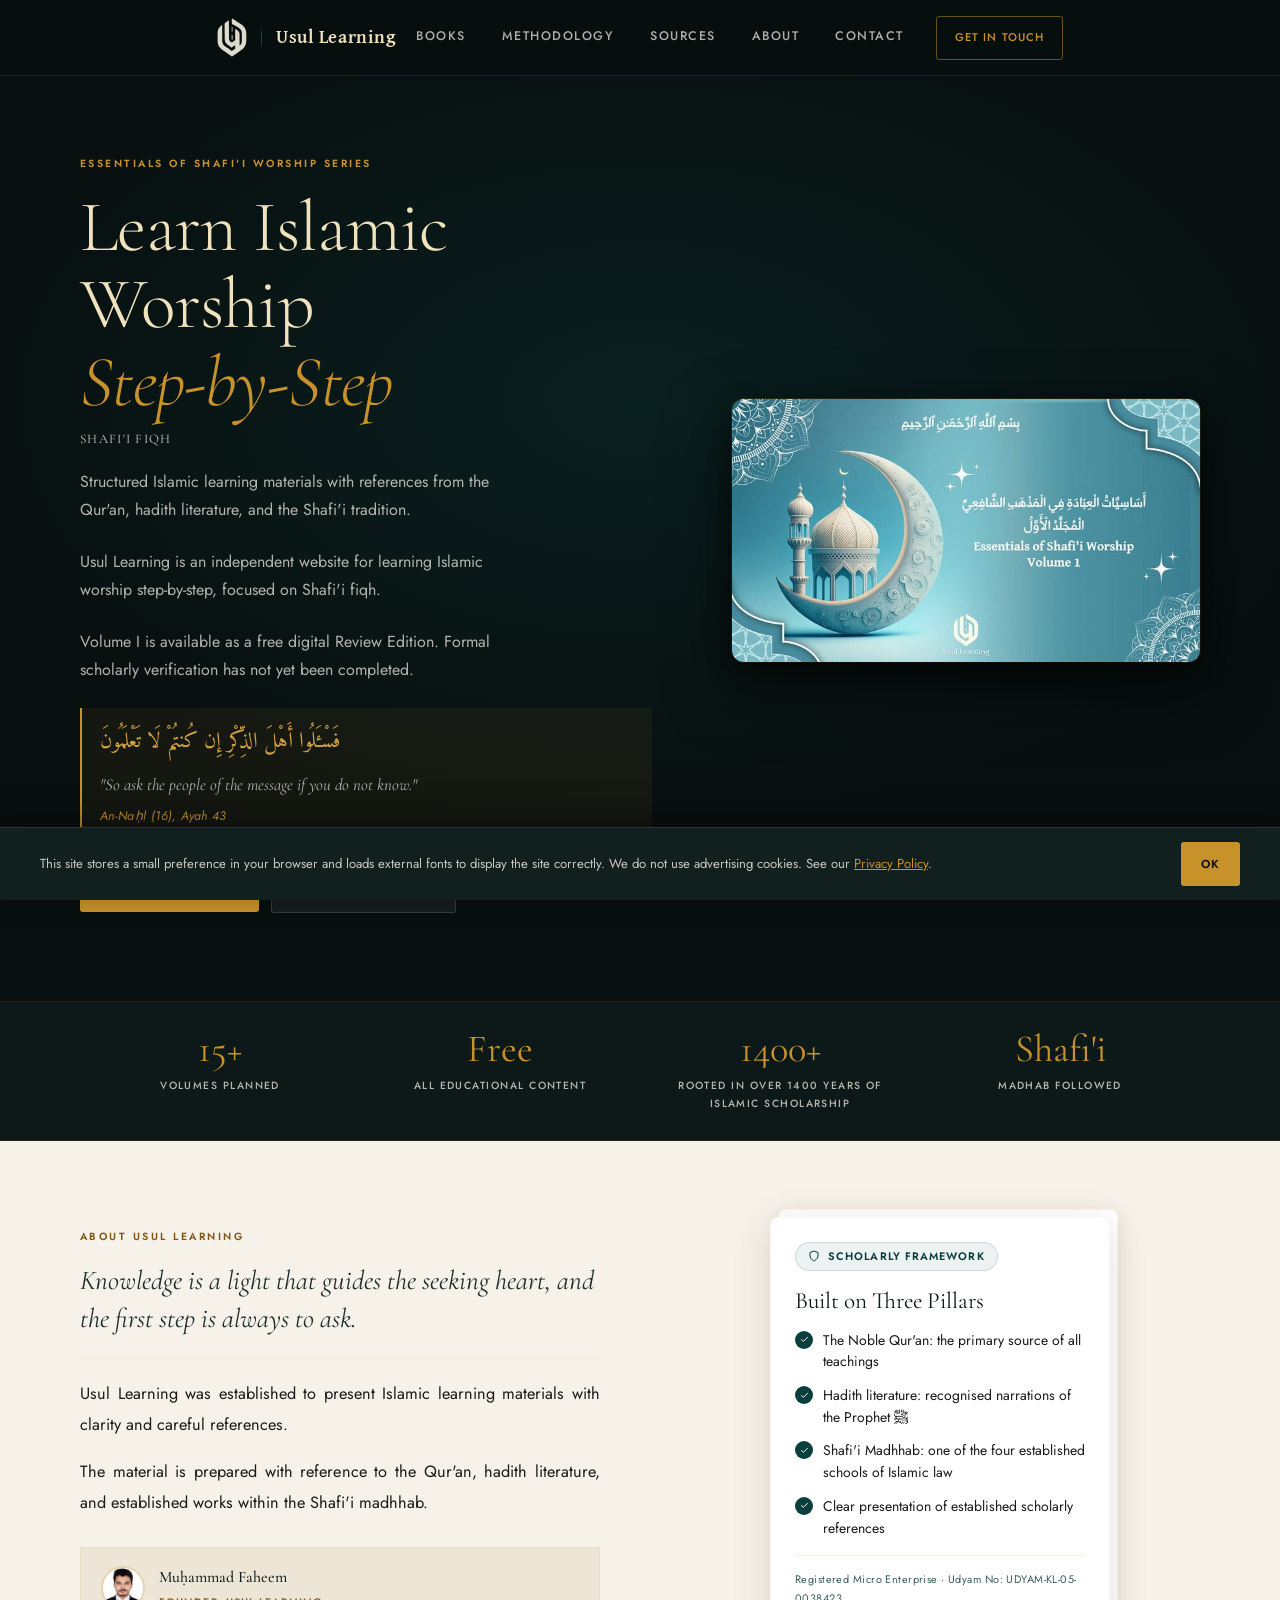
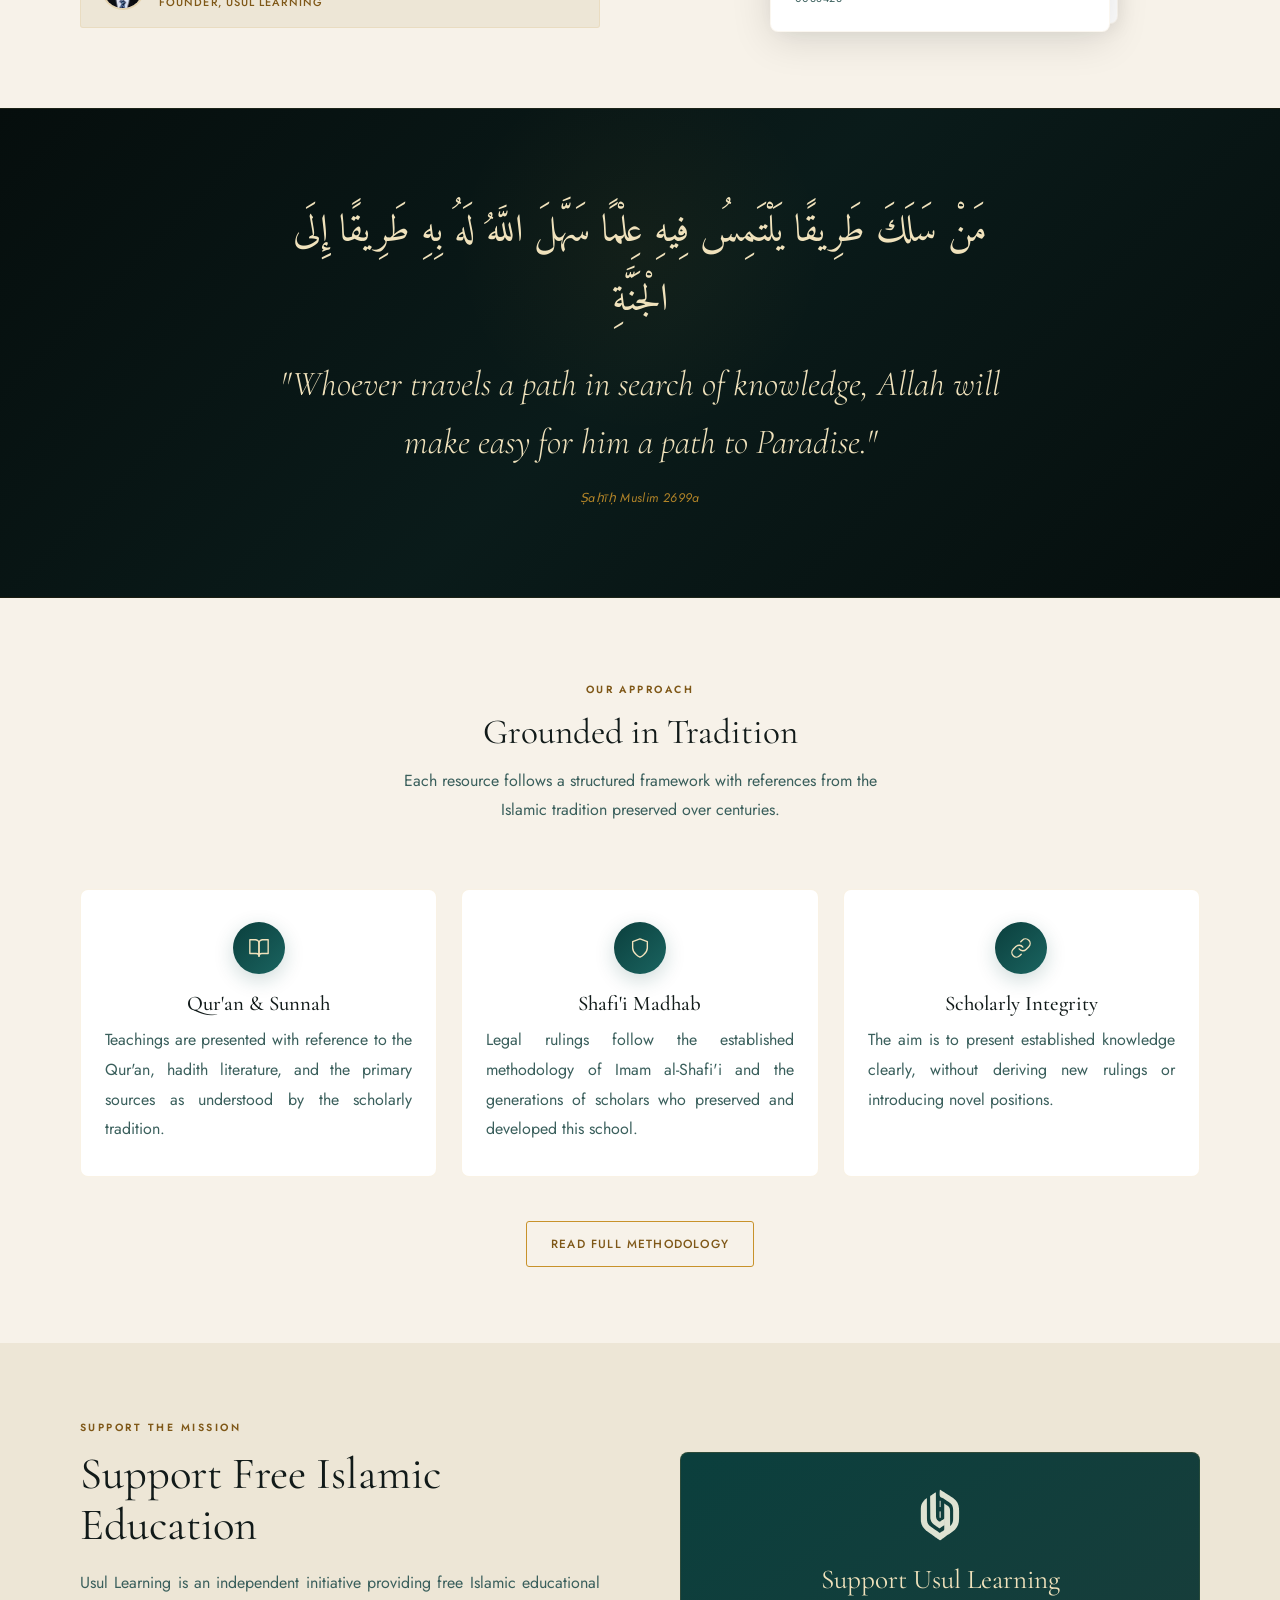
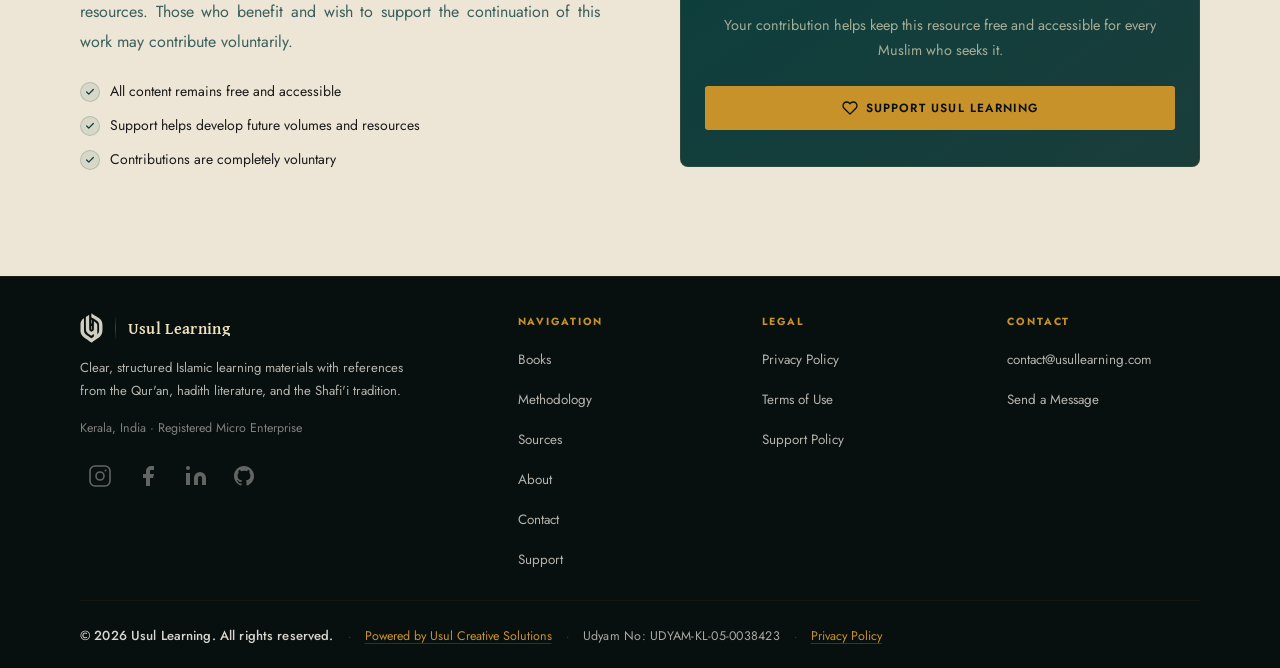
<file: index.html>
<!DOCTYPE html>
<html lang="en">
<head>
  <meta charset="UTF-8" />
  <meta name="viewport" content="width=device-width, initial-scale=1.0" />
  <title>Usul Learning | Shafi'i Worship Step by Step</title>
  <meta name="description" content="Free, structured Islamic learning materials for Shafi'i worship, with references from the Qur'an, hadith literature, and recognized scholarship." />
  <meta name="author" content="Muhammed Faheem" />
  <meta name="robots" content="index, follow" />
  <link rel="canonical" href="https://usullearning.com/" />
  <meta property="og:type" content="website" />
  <meta property="og:url" content="https://usullearning.com/" />
  <meta property="og:site_name" content="Usul Learning" />
  <meta property="og:title" content="Usul Learning | Shafi'i Worship Step by Step" />
  <meta property="og:description" content="Free, structured Islamic learning materials for Shafi'i worship, with references from the Qur'an, hadith literature, and recognized scholarship." />
  <meta property="og:image" content="https://usullearning.com/assets/og-preview.jpg" />
  <meta property="og:image:width" content="1920" />
  <meta property="og:image:height" content="1080" />
  <meta property="og:image:type" content="image/jpeg" />
  <meta property="og:locale" content="en_US" />
  <meta name="twitter:card" content="summary_large_image" />
  <meta name="twitter:site" content="@usullearning" />
  <meta name="twitter:title" content="Usul Learning | Shafi'i Worship Step by Step" />
  <meta name="twitter:description" content="Free, structured Islamic learning materials for Shafi'i worship, with references from the Qur'an, hadith literature, and recognized scholarship." />
  <meta name="twitter:image" content="https://usullearning.com/assets/og-preview.jpg" />
  <script type="application/ld+json">
{
  "@context": "https://schema.org",
  "@type": "WebSite",
  "name": "Usul Learning",
  "alternateName": [
    "Usul Learning Website",
    "Essentials of Shafi'i Worship"
  ],
  "url": "https://usullearning.com",
  "description": "Usul Learning is an independent free Islamic learning website and book project focused on learning Islamic worship step-by-step according to Shafi'i fiqh.",
  "inLanguage": "en",
  "isAccessibleForFree": true,
  "publisher": {
    "@type": "Organization",
    "name": "Usul Learning",
    "alternateName": "Usul Learning Website",
    "url": "https://usullearning.com",
    "description": "An independent free Islamic learning website and book project focused on learning Islamic worship step-by-step according to Shafi'i fiqh.",
    "logo": {
      "@type": "ImageObject",
      "url": "https://usullearning.com/assets/logo/usullearning-logo.svg"
    },
    "founder": {
      "@type": "Person",
      "name": "Muhammed Faheem"
    },
    "contactPoint": {
      "@type": "ContactPoint",
      "email": "contact@usullearning.com",
      "contactType": "customer support"
    },
    "address": {
      "@type": "PostalAddress",
      "addressRegion": "Kerala",
      "addressCountry": "IN"
    },
    "sameAs": [
      "https://www.instagram.com/usul.learning",
      "https://www.facebook.com/usullearning",
      "https://www.linkedin.com/company/usullearning",
      "https://github.com/usullearning"
    ],
    "knowsAbout": [
      "Islamic worship",
      "Shafi'i fiqh",
      "Shafi'i madhhab",
      "Islamic jurisprudence",
      "Quran",
      "Sunnah"
    ]
  }
}
</script>
  <link rel="icon" type="image/png" sizes="96x96" href="/favicon-96x96.png?v=3">
  <link rel="icon" type="image/png" sizes="48x48" href="/favicon-48x48.png?v=3">
  <link rel="icon" type="image/png" sizes="32x32" href="/favicon-32x32.png?v=3">
  <link rel="icon" type="image/png" sizes="16x16" href="/favicon-16x16.png?v=3">
  <link rel="icon" href="/favicon.ico?v=3" sizes="16x16 32x32 48x48">
  <link rel="apple-touch-icon" sizes="180x180" href="/apple-touch-icon.png?v=3">
  <link rel="manifest" href="/site.webmanifest?v=3">
  <!-- Fix: non-blocking Google Fonts via <link> instead of @import -->
  <link rel="preconnect" href="https://fonts.googleapis.com" />
  <link rel="preconnect" href="https://fonts.gstatic.com" crossorigin />
  <link rel="stylesheet" href="https://fonts.googleapis.com/css2?family=Cormorant+Garamond:ital,wght@0,300;0,400;0,500;0,600;0,700;1,300;1,400;1,500&family=Gentium+Plus:wght@700&family=Jost:wght@300;400;500;600&family=Amiri:ital,wght@0,400;0,700;1,400&display=swap" />
  <link rel="stylesheet" href="styles.css" />
  <noscript><style>.fade-up{opacity:1 !important;transform:none !important}</style></noscript>
</head>
<body>

  <!-- Cookie Notice Banner -->
  <div id="cookieBanner" class="cookie-banner hidden" role="region" aria-label="Cookie notice">
    <p>This site stores a small preference in your browser and loads external fonts to display the site correctly. We do not use advertising cookies. See our <a href="privacy">Privacy Policy</a>.</p>
    <div class="cookie-banner__actions">
      <button id="cookieDismiss" class="btn btn--gold btn--cookie">OK</button>
    </div>
  </div>
  <a href="#main-content" class="skip-link">Skip to main content</a>

  <!-- NAV -->
  <header role="banner">
  <nav class="nav" role="navigation" aria-label="Main navigation">
    <div class="container">
      <div class="nav__inner">
        <a href="/" class="nav__logo" aria-label="Usul Learning - Home">
          <img src="assets/logo/usullearning-logo.svg" width="267" height="351" decoding="async" alt="" class="nav__logo-img" aria-hidden="true" />
          <div class="nav__logo-divider" aria-hidden="true"></div>
          <div class="nav__logo-text">
            <span class="nav__logo-name">Usul Learning</span>
          </div>
        </a>
        <ul class="nav__links" role="list">
          <li><a href="books" class="nav__link">Books</a></li>
          <li><a href="methodology" class="nav__link">Methodology</a></li>
          <li><a href="sources" class="nav__link">Sources</a></li>
          <li><a href="about" class="nav__link">About</a></li>
          <li><a href="contact" class="nav__link">Contact</a></li>
        </ul>
        <a href="contact" class="nav__cta">Get in Touch</a>
        <button class="nav__toggle" aria-label="Toggle menu" aria-expanded="false" aria-controls="mobileNav">
          <span></span><span></span><span></span>
        </button>
      </div>
    </div>
  </nav>
  <div class="nav__mobile" id="mobileNav">
    <a href="/" class="nav__link">Home</a>
    <a href="books" class="nav__link">Books</a>
    <a href="methodology" class="nav__link">Methodology</a>
    <a href="sources" class="nav__link">Sources</a>
    <a href="about" class="nav__link">About</a>
    <a href="contact" class="nav__link">Contact</a>
  </div>
  </header>
  <main id="main-content" role="main">
  <!-- HERO -->
  <section class="hero">

    <div class="container">
      <div class="hero__content">
        <div class="hero__text">
          <div class="hero__eyebrow fade-up">Essentials of Shafi'i Worship Series</div>
          <h1 class="hero__title fade-up delay-1">
            Learn Islamic Worship<em>Step-by-Step</em>
          </h1>
          <p class="hero__subtitle fade-up delay-1">Shafi'i Fiqh</p>
          <p class="hero__desc fade-up delay-2">Structured Islamic learning materials with references from the Qur'an, hadith literature, and the Shafi'i tradition.</p>
          <p class="hero__desc fade-up delay-2">Usul Learning is an independent website for learning Islamic worship step-by-step, focused on Shafi'i fiqh.</p>
          <p class="hero__desc fade-up delay-2">Volume I is available as a free digital Review Edition. Formal scholarly verification has not yet been completed.</p>
          <p class="visually-hidden">Free Islamic education books in the Shafi'i madhab tradition: Essentials of Shafi'i Worship series by Usul Learning.</p>
          <div class="hero__verse fade-up delay-2">
            <span class="arabic" lang="ar">فَسْـَٔلُوا أَهْلَ الذِّكْرِ إِن كُنتُمْ لَا تَعْلَمُونَ</span>
            <p>"So ask the people of the message if you do not know."</p>
            <cite>An-Naḥl (16), Ayah 43</cite>
          </div>
          <div class="hero__actions fade-up delay-3">
            <a href="books" class="btn btn--gold">
              <svg xmlns="http://www.w3.org/2000/svg" width="16" height="16" viewBox="0 0 24 24" fill="none" stroke="currentColor" stroke-width="2" stroke-linecap="round" stroke-linejoin="round" aria-hidden="true" focusable="false"><path d="M2 3h6a4 4 0 0 1 4 4v14a3 3 0 0 0-3-3H2z"/><path d="M22 3h-6a4 4 0 0 0-4 4v14a3 3 0 0 1 3-3h7z"/></svg>
              View Volume I
            </a>
            <a href="methodology" class="btn btn--ghost">Our Methodology</a>
          </div>
        </div>
        <div class="hero__visual">
          <div class="book-3d">
            <div class="book-cover">
              <img
                src="assets/books/essentials-shafii-worship-vol1.jpg"
                srcset="assets/books/essentials-shafii-worship-vol1-400.jpg 400w, assets/books/essentials-shafii-worship-vol1-480.jpg 480w, assets/books/essentials-shafii-worship-vol1-720.jpg 720w, assets/books/essentials-shafii-worship-vol1.jpg 1000w"
                sizes="(max-width: 699px) 240px, (max-width: 819px) 340px, (max-width: 1279px) 480px, 500px"
                width="1000"
                height="562"
                decoding="async"
                alt="Essentials of Shafi'i Worship, Volume I"
                loading="eager"
                fetchpriority="high"
              />
            </div>
            <div class="book-spine"></div>
            <div class="book-pages"></div>
          </div>

        </div>
      </div>
    </div>
  </section>

  <!-- STATS -->
  <div class="stats">
    <div class="container">
      <div class="stats__inner">
        <div class="stats__item fade-up">
          <span class="stats__num">15+</span>
          <span class="stats__label">Volumes Planned</span>
        </div>
        <div class="stats__item fade-up delay-1">
          <span class="stats__num">Free</span>
          <span class="stats__label">All Educational Content</span>
        </div>
        <div class="stats__item fade-up delay-2">
          <span class="stats__num">1400+</span>
          <span class="stats__label">Rooted in over 1400 years of Islamic scholarship</span>
        </div>
        <div class="stats__item fade-up delay-3">
          <span class="stats__num">Shafi'i</span>
          <span class="stats__label">Madhab Followed</span>
        </div>
      </div>
    </div>
  </div>

  <!-- ABOUT -->
  <section class="section about">
    <div class="container">
      <div class="about__grid">
        <div class="about__text-side">
          <div class="eyebrow fade-up">About Usul Learning</div>
          <div class="about__pull-quote fade-up delay-1">
            Knowledge is a light that guides the seeking heart, and the first step is always to ask.
          </div>
          <p class="about__body fade-up delay-2">
            Usul Learning was established to present Islamic learning materials with clarity and careful references.
          </p>
          <p class="about__body fade-up delay-2">
            The material is prepared with reference to the Qur'an, hadith literature, and established works within the Shafi'i madhhab.
          </p>
          <div class="about__author fade-up delay-3">
            <div class="about__author-avatar">
              <img
                src="assets/images/author-photo.jpg"
                srcset="assets/images/author-photo-88.jpg 88w, assets/images/author-photo-132.jpg 132w, assets/images/author-photo.jpg 200w"
                sizes="44px"
                width="200"
                height="200"
                decoding="async"
                loading="lazy"
                alt="Muhammed Faheem - Author, Usul Learning"
              />
            </div>
            <div>
              <div class="about__author-name">Muḥammad Faheem</div>
              <div class="about__author-role">Founder, Usul Learning</div>
            </div>
          </div>
        </div>
        <div class="about__visual fade-up delay-2">
          <div class="about__card-stack">
            <div class="about__card--back"></div>
            <div class="about__card">
              <div class="about__card-badge">
                <svg xmlns="http://www.w3.org/2000/svg" width="12" height="12" viewBox="0 0 24 24" fill="none" stroke="currentColor" stroke-width="2" aria-hidden="true" focusable="false"><path d="M12 22s8-4 8-10V5l-8-3-8 3v7c0 6 8 10 8 10z"/></svg>
                Scholarly Framework
              </div>
              <div class="about__card-title">Built on Three Pillars</div>
              <div class="about__card-list">
                <div class="about__card-item">
                  <div class="about__card-icon">
                    <svg xmlns="http://www.w3.org/2000/svg" viewBox="0 0 24 24" fill="none" stroke="currentColor" stroke-width="2.5" stroke-linecap="round" stroke-linejoin="round" aria-hidden="true" focusable="false"><polyline points="20 6 9 17 4 12"/></svg>
                  </div>
                  The Noble Qur'an: the primary source of all teachings
                </div>
                <div class="about__card-item">
                  <div class="about__card-icon">
                    <svg xmlns="http://www.w3.org/2000/svg" viewBox="0 0 24 24" fill="none" stroke="currentColor" stroke-width="2.5" stroke-linecap="round" stroke-linejoin="round" aria-hidden="true" focusable="false"><polyline points="20 6 9 17 4 12"/></svg>
                  </div>
                  Hadith literature: recognised narrations of the Prophet ﷺ
                </div>
                <div class="about__card-item">
                  <div class="about__card-icon">
                    <svg xmlns="http://www.w3.org/2000/svg" viewBox="0 0 24 24" fill="none" stroke="currentColor" stroke-width="2.5" stroke-linecap="round" stroke-linejoin="round" aria-hidden="true" focusable="false"><polyline points="20 6 9 17 4 12"/></svg>
                  </div>
                  Shafi'i Madhhab: one of the four established schools of Islamic law
                </div>
                <div class="about__card-item">
                  <div class="about__card-icon">
                    <svg xmlns="http://www.w3.org/2000/svg" viewBox="0 0 24 24" fill="none" stroke="currentColor" stroke-width="2.5" stroke-linecap="round" stroke-linejoin="round" aria-hidden="true" focusable="false"><polyline points="20 6 9 17 4 12"/></svg>
                  </div>
                  Clear presentation of established scholarly references
                </div>
              </div>
              <div class="about__reg">Registered Micro Enterprise · Udyam No: UDYAM-KL-05-0038423</div>
            </div>
          </div>
        </div>
      </div>
    </div>
  </section>



    <!-- HADITH BANNER -->
  <div class="hadith-banner">
    <div class="container">
      <div class="hadith-banner__inner fade-up">
        <span class="hadith-banner__arabic" lang="ar">مَنْ سَلَكَ طَرِيقًا يَلْتَمِسُ فِيهِ عِلْمًا سَهَّلَ اللَّهُ لَهُ بِهِ طَرِيقًا إِلَى الْجَنَّةِ</span>
        <p class="hadith-banner__text">"Whoever travels a path in search of knowledge, Allah will make easy for him a path to Paradise."</p>
        <div class="hadith-banner__source">Ṣaḥīḥ Muslim 2699a</div>
      </div>
    </div>
  </div>

  <!-- METHODOLOGY -->
  <section class="section method">
    <div class="container">
      <div class="section-header fade-up">
        <div class="section-header__eyebrow">Our Approach</div>
        <h2 class="section-header__title">Grounded in Tradition</h2>
        <p class="section-header__desc">Each resource follows a structured framework with references from the Islamic tradition preserved over centuries.</p>
      </div>
      <div class="method__grid">
        <div class="method__card fade-up delay-1">
          <div class="method__icon">
            <svg xmlns="http://www.w3.org/2000/svg" viewBox="0 0 24 24" fill="none" stroke="currentColor" stroke-width="1.5" stroke-linecap="round" stroke-linejoin="round" aria-hidden="true" focusable="false"><path d="M2 3h6a4 4 0 0 1 4 4v14a3 3 0 0 0-3-3H2z"/><path d="M22 3h-6a4 4 0 0 0-4 4v14a3 3 0 0 1 3-3h7z"/></svg>
          </div>
          <h3 class="method__title">Qur'an & Sunnah</h3>
          <p class="method__desc">Teachings are presented with reference to the Qur'an, hadith literature, and the primary sources as understood by the scholarly tradition.</p>
        </div>
        <div class="method__card fade-up delay-2">
          <div class="method__icon">
            <svg xmlns="http://www.w3.org/2000/svg" viewBox="0 0 24 24" fill="none" stroke="currentColor" stroke-width="1.5" stroke-linecap="round" stroke-linejoin="round" aria-hidden="true" focusable="false"><path d="M12 22s8-4 8-10V5l-8-3-8 3v7c0 6 8 10 8 10z"/></svg>
          </div>
          <h3 class="method__title">Shafi'i Madhab</h3>
          <p class="method__desc">Legal rulings follow the established methodology of Imam al-Shafi'i and the generations of scholars who preserved and developed this school.</p>
        </div>
        <div class="method__card fade-up delay-3">
          <div class="method__icon">
            <svg xmlns="http://www.w3.org/2000/svg" viewBox="0 0 24 24" fill="none" stroke="currentColor" stroke-width="1.5" stroke-linecap="round" stroke-linejoin="round" aria-hidden="true" focusable="false"><path d="M10 13a5 5 0 0 0 7.54.54l3-3a5 5 0 0 0-7.07-7.07l-1.72 1.71"/><path d="M14 11a5 5 0 0 0-7.54-.54l-3 3a5 5 0 0 0 7.07 7.07l1.71-1.71"/></svg>
          </div>
          <h3 class="method__title">Scholarly Integrity</h3>
          <p class="method__desc">The aim is to present established knowledge clearly, without deriving new rulings or introducing novel positions.</p>
        </div>
      </div>
      <div class="hero__stats-wrap fade-up">
        <a href="methodology" class="btn btn--outline">Read Full Methodology</a>
      </div>
    </div>
  </section>

  <!-- SUPPORT + NOTIFY -->
  <section class="section support">
    <div class="container">
      <div class="support__inner">
        <div class="fade-up">
          <div class="support__eyebrow">Support the Mission</div>
          <h2 class="support__title">Support Free Islamic Education</h2>
          <p class="support__desc">Usul Learning is an independent initiative providing free Islamic educational resources. Those who benefit and wish to support the continuation of this work may contribute voluntarily.</p>
          <div class="support__features">
            <div class="support__feature">
              <div class="support__feature-check">
                <svg xmlns="http://www.w3.org/2000/svg" viewBox="0 0 24 24" fill="none" stroke="currentColor" stroke-width="3" stroke-linecap="round" stroke-linejoin="round" aria-hidden="true" focusable="false"><polyline points="20 6 9 17 4 12"/></svg>
              </div>
              All content remains free and accessible
            </div>
            <div class="support__feature">
              <div class="support__feature-check">
                <svg xmlns="http://www.w3.org/2000/svg" viewBox="0 0 24 24" fill="none" stroke="currentColor" stroke-width="3" stroke-linecap="round" stroke-linejoin="round" aria-hidden="true" focusable="false"><polyline points="20 6 9 17 4 12"/></svg>
              </div>
              Support helps develop future volumes and resources
            </div>
            <div class="support__feature">
              <div class="support__feature-check">
                <svg xmlns="http://www.w3.org/2000/svg" viewBox="0 0 24 24" fill="none" stroke="currentColor" stroke-width="3" stroke-linecap="round" stroke-linejoin="round" aria-hidden="true" focusable="false"><polyline points="20 6 9 17 4 12"/></svg>
              </div>
              Contributions are completely voluntary
            </div>
          </div>

        </div>
        <div class="support__visual fade-up delay-2">
          <div class="support__visual-icon">
            <img src="assets/logo/usullearning-logo.svg" width="267" height="351" decoding="async" alt="" class="support-logo-img" />
          </div>
          <div class="support__visual-title">Support Usul Learning</div>
          <div class="support__visual-desc">Your contribution helps keep this resource free and accessible for every Muslim who seeks it.</div>
          <a href="support" class="btn btn--gold">
            <svg xmlns="http://www.w3.org/2000/svg" width="16" height="16" viewBox="0 0 24 24" fill="none" stroke="currentColor" stroke-width="2" stroke-linecap="round" stroke-linejoin="round" aria-hidden="true" focusable="false"><path d="M20.84 4.61a5.5 5.5 0 0 0-7.78 0L12 5.67l-1.06-1.06a5.5 5.5 0 0 0-7.78 7.78l1.06 1.06L12 21.23l7.78-7.78 1.06-1.06a5.5 5.5 0 0 0 0-7.78z"/></svg>
            Support Usul Learning
          </a>
        </div>
      </div>
    </div>
  </section>





  </main>


  <footer class="footer" role="contentinfo">
    <div class="container">
      <div class="footer__grid">
        <div>
          <div class="footer__brand-logo">
            <img src="assets/logo/usullearning-logo.svg" width="267" height="351" decoding="async" alt="" class="footer__brand-img" aria-hidden="true" />
            <div class="footer__brand-divider" aria-hidden="true"></div>
            <div class="footer__brand-text">
              <div class="footer__brand-name">Usul Learning</div>
            </div>
          </div>
          <p class="footer__brand-desc">Clear, structured Islamic learning materials with references from the Qur'an, hadith literature, and the Shafi'i tradition.</p>
          <!-- Fix: Physical address added for Consumer Protection Rules 2020 compliance -->
          <p class="footer__disclaimer">Kerala, India · Registered Micro Enterprise</p>
          <div class="footer__social">
            <a href="https://www.instagram.com/usul.learning/" target="_blank" rel="noopener noreferrer" class="footer__social-link" aria-label="Usul Learning on Instagram">
              <svg xmlns="http://www.w3.org/2000/svg" viewBox="0 0 24 24" fill="none" stroke="currentColor" stroke-width="1.6" stroke-linecap="round" stroke-linejoin="round" aria-hidden="true" focusable="false"><rect x="2" y="2" width="20" height="20" rx="5" ry="5"/><circle cx="12" cy="12" r="4"/><circle cx="17.5" cy="6.5" r="1" fill="currentColor" stroke="none"/></svg>
            </a>
            <a href="https://www.facebook.com/usullearning/" target="_blank" rel="noopener noreferrer" class="footer__social-link" aria-label="Usul Learning on Facebook">
              <svg xmlns="http://www.w3.org/2000/svg" viewBox="0 0 24 24" fill="currentColor" aria-hidden="true" focusable="false"><path d="M18 2h-3a5 5 0 0 0-5 5v3H7v4h3v8h4v-8h3l1-4h-4V7a1 1 0 0 1 1-1h3z"/></svg>
            </a>
            <a href="https://www.linkedin.com/company/usullearning" target="_blank" rel="noopener noreferrer" class="footer__social-link" aria-label="Usul Learning on LinkedIn">
              <svg xmlns="http://www.w3.org/2000/svg" viewBox="0 0 24 24" fill="currentColor" aria-hidden="true" focusable="false"><path d="M16 8a6 6 0 0 1 6 6v7h-4v-7a2 2 0 0 0-2-2 2 2 0 0 0-2 2v7h-4v-7a6 6 0 0 1 6-6z"/><rect x="2" y="9" width="4" height="12"/><circle cx="4" cy="4" r="2"/></svg>
            </a>
            <a href="https://github.com/usullearning" target="_blank" rel="noopener noreferrer" class="footer__social-link" aria-label="Usul Learning on GitHub">
              <svg xmlns="http://www.w3.org/2000/svg" viewBox="0 0 24 24" fill="currentColor" aria-hidden="true" focusable="false"><path d="M12 2C6.477 2 2 6.477 2 12c0 4.42 2.865 8.166 6.839 9.489.5.092.682-.217.682-.482 0-.237-.008-.866-.013-1.7-2.782.603-3.369-1.342-3.369-1.342-.454-1.155-1.11-1.463-1.11-1.463-.908-.62.069-.608.069-.608 1.003.07 1.531 1.03 1.531 1.03.892 1.529 2.341 1.087 2.91.832.092-.647.35-1.088.636-1.338-2.22-.253-4.555-1.11-4.555-4.943 0-1.091.39-1.984 1.029-2.683-.103-.253-.446-1.27.098-2.647 0 0 .84-.269 2.75 1.025A9.578 9.578 0 0 1 12 6.836c.85.004 1.705.114 2.504.336 1.909-1.294 2.747-1.025 2.747-1.025.546 1.377.202 2.394.1 2.647.64.699 1.028 1.592 1.028 2.683 0 3.842-2.339 4.687-4.566 4.935.359.309.678.919.678 1.852 0 1.336-.012 2.415-.012 2.743 0 .267.18.578.688.48C19.138 20.163 22 16.418 22 12c0-5.523-4.477-10-10-10z"/></svg>
            </a>
          </div>
        </div>
        <div>
          <div class="footer__col-title">Navigation</div>
          <ul class="footer__links" role="list">
            <li><a href="books" class="footer__link">Books</a></li>
            <li><a href="methodology" class="footer__link">Methodology</a></li>
            <li><a href="sources" class="footer__link">Sources</a></li>
            <li><a href="about" class="footer__link">About</a></li>
            <li><a href="contact" class="footer__link">Contact</a></li>
            <li><a href="support" class="footer__link">Support</a></li>
          </ul>
        </div>
        <div>
          <div class="footer__col-title">Legal</div>
          <ul class="footer__links" role="list">
            <li><a href="privacy" class="footer__link">Privacy Policy</a></li>
            <li><a href="terms" class="footer__link">Terms of Use</a></li>
            <li><a href="support-policy" class="footer__link">Support Policy</a></li>
          </ul>
        </div>
        <div>
          <div class="footer__col-title">Contact</div>
          <ul class="footer__links" role="list">
            <li><a href="mailto:contact@usullearning.com" class="footer__link">contact@usullearning.com</a></li>
            <li><a href="contact" class="footer__link">Send a Message</a></li>
          </ul>
        </div>
      </div>
      <div class="footer__bottom">
        <div class="footer__bottom-single">
          <span class="footer__bottom-copy">© 2026 Usul Learning. All rights reserved.</span>
          <span class="footer__bottom-sep">·</span>
          <a href="https://usulcs.com" target="_blank" rel="noopener noreferrer" class="footer__bottom-attr-link" aria-label="Powered by Usul Creative Solutions">Powered by Usul Creative Solutions</a>
          <span class="footer__bottom-sep">·</span>
          <span class="footer__bottom-meta">Udyam No: UDYAM-KL-05-0038423</span>
          <span class="footer__bottom-sep">·</span>
          <a href="privacy" class="footer__bottom-link">Privacy Policy</a>
        </div>
      </div>
    </div>
  </footer>
  <script src="main.js"></script>
</body>
</html>
</file>
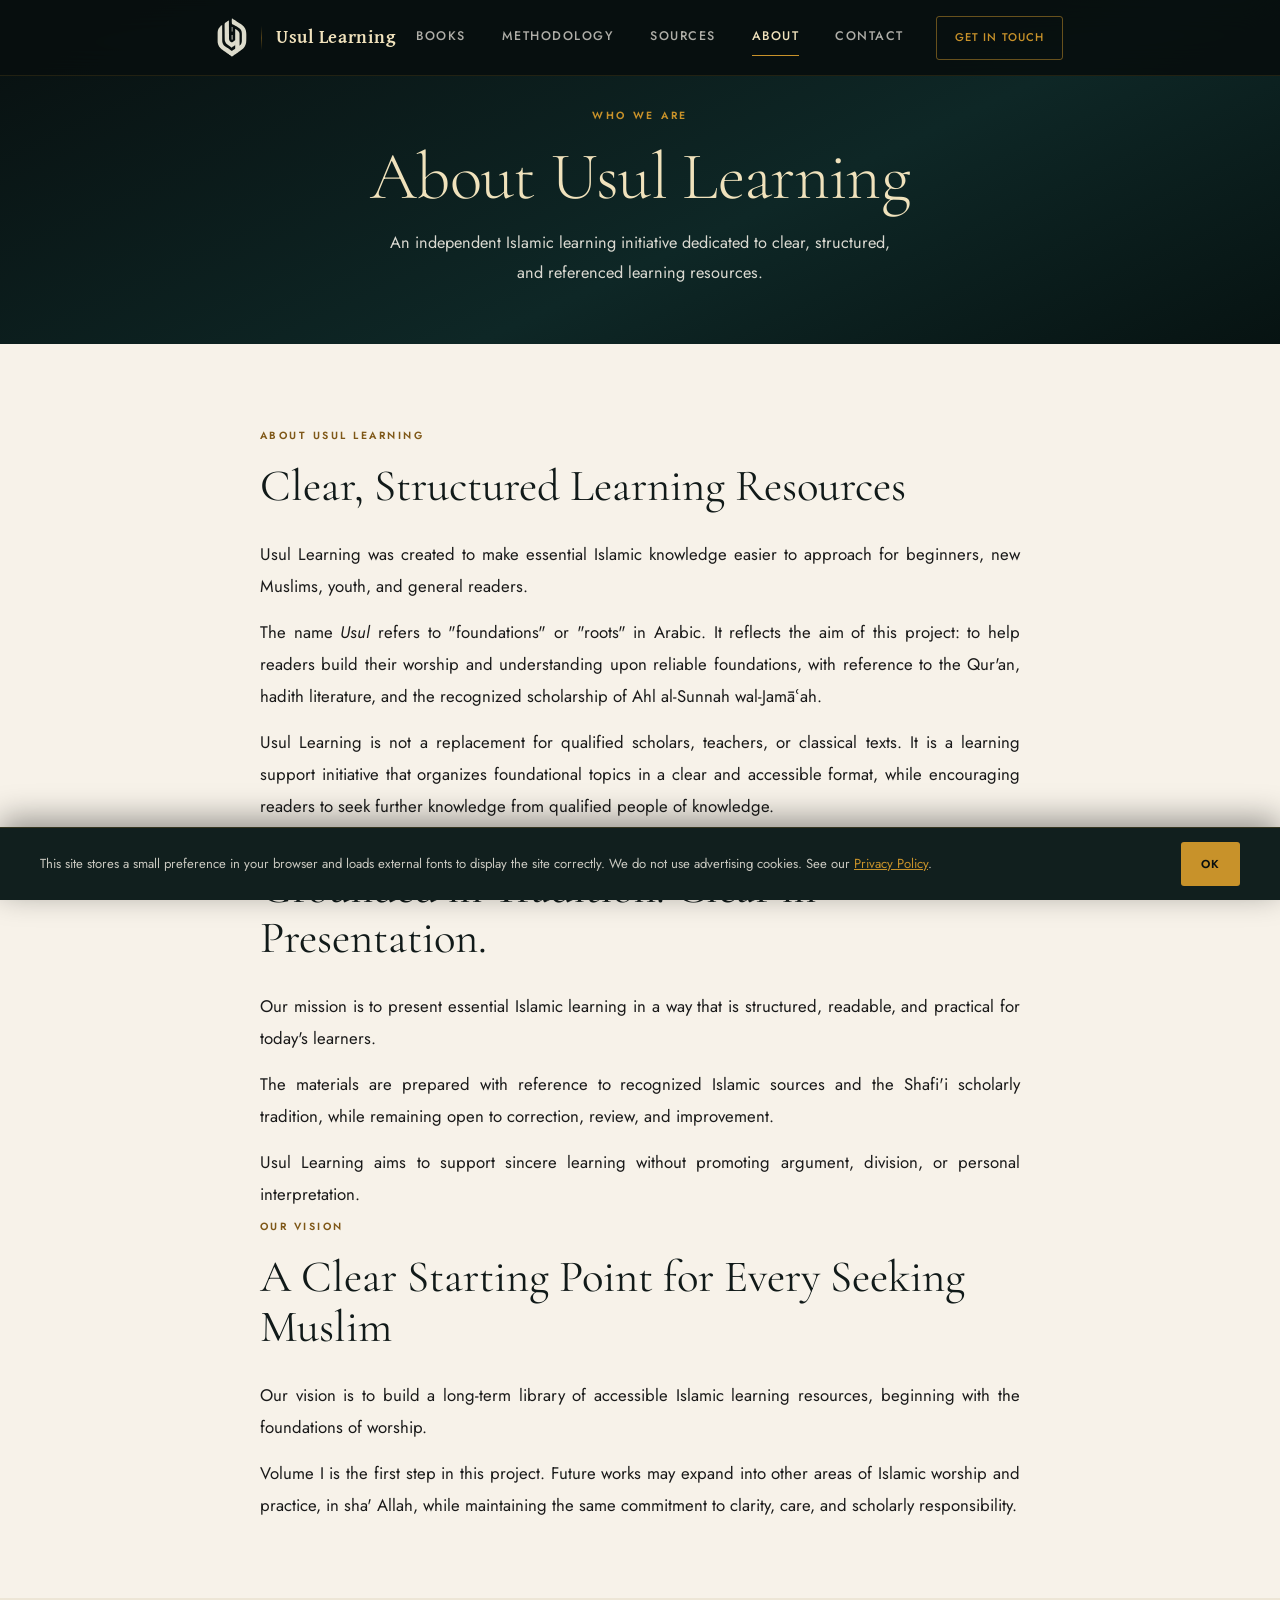
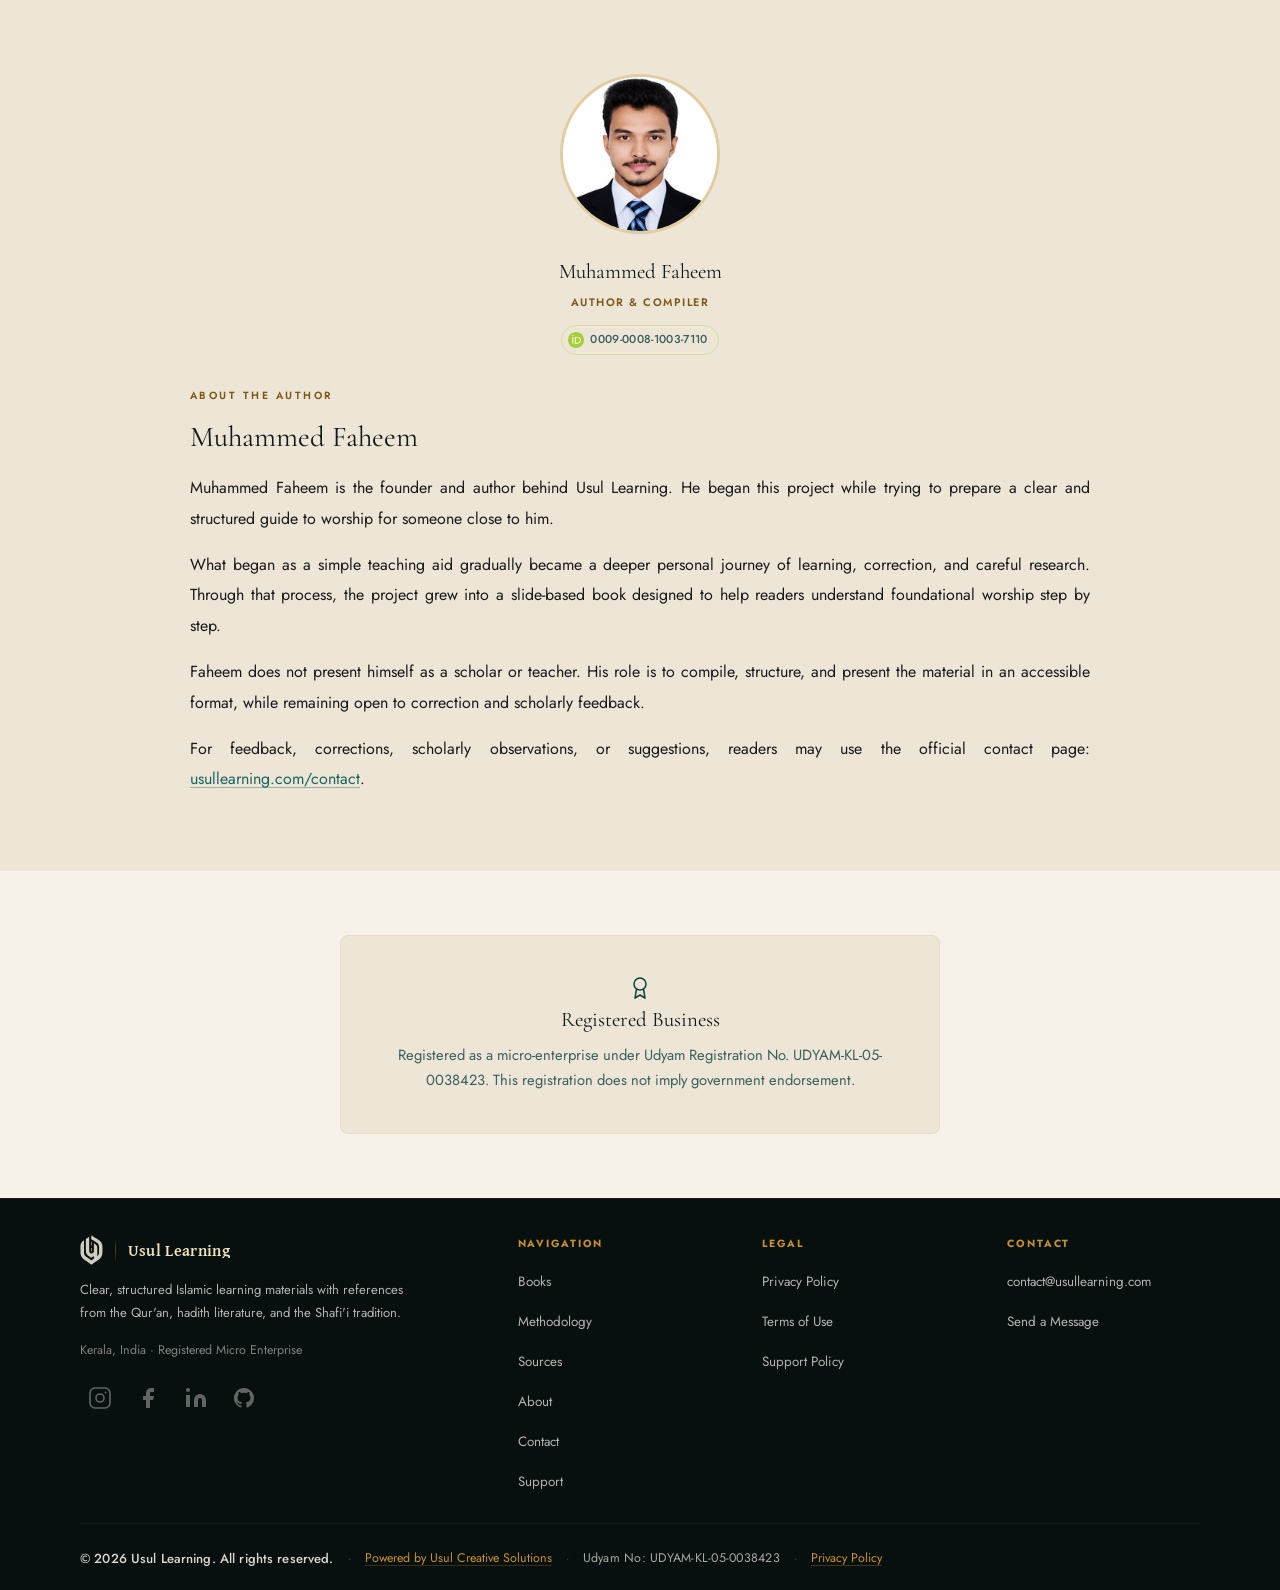
<file: about.html>
<!DOCTYPE html>
<html lang="en">
<head>
  <meta charset="UTF-8" />
  <meta name="viewport" content="width=device-width, initial-scale=1.0" />
  <title>Usul Learning - Mission, Vision &amp; Author | Muhammed Faheem</title>
  <meta name="description" content="The mission and vision of Usul Learning, an independent Islamic education initiative by Muhammed Faheem, preparing clear, structured Shafi'i learning materials with references from the Qur'an and Sunnah." />
  <meta name="author" content="Muhammed Faheem" />
  <meta name="robots" content="index, follow" />
  <link rel="canonical" href="https://usullearning.com/about" />
  <meta property="og:type" content="website" />
  <meta property="og:url" content="https://usullearning.com/about" />
  <meta property="og:site_name" content="Usul Learning" />
  <meta property="og:title" content="About - Usul Learning | Muhammed Faheem" />
  <meta property="og:description" content="About Usul Learning, an independent Islamic education initiative by Muhammed Faheem, preparing clear, structured Shafi'i learning materials." />
  <meta property="og:image" content="https://usullearning.com/assets/og-preview.jpg" />
  <meta property="og:image:width" content="1920" />
  <meta property="og:image:height" content="1080" />
  <meta property="og:image:type" content="image/jpeg" />
  <meta property="og:locale" content="en_US" />
  <meta name="twitter:card" content="summary_large_image" />
  <meta name="twitter:site" content="@usullearning" />
  <meta name="twitter:title" content="About - Usul Learning | Muhammed Faheem" />
  <meta name="twitter:description" content="About Usul Learning, an independent Islamic education initiative by Muhammed Faheem, preparing clear, structured Shafi'i learning materials." />
  <meta name="twitter:image" content="https://usullearning.com/assets/og-preview.jpg" />
  
  <link rel="icon" type="image/png" sizes="96x96" href="/favicon-96x96.png?v=3">
  <link rel="icon" type="image/png" sizes="48x48" href="/favicon-48x48.png?v=3">
  <link rel="icon" type="image/png" sizes="32x32" href="/favicon-32x32.png?v=3">
  <link rel="icon" type="image/png" sizes="16x16" href="/favicon-16x16.png?v=3">
  <link rel="icon" href="/favicon.ico?v=3" sizes="16x16 32x32 48x48">
  <link rel="apple-touch-icon" sizes="180x180" href="/apple-touch-icon.png?v=3">
  <link rel="manifest" href="/site.webmanifest?v=3">
  <!-- Fix: non-blocking Google Fonts via <link> instead of @import -->
  <link rel="preconnect" href="https://fonts.googleapis.com" />
  <link rel="preconnect" href="https://fonts.gstatic.com" crossorigin />
  <link rel="stylesheet" href="https://fonts.googleapis.com/css2?family=Cormorant+Garamond:ital,wght@0,300;0,400;0,500;0,600;0,700;1,300;1,400;1,500&family=Gentium+Plus:wght@700&family=Jost:wght@300;400;500;600&family=Amiri:ital,wght@0,400;0,700;1,400&display=swap" />
  <link rel="stylesheet" href="styles.css" />
  <noscript><style>.fade-up{opacity:1 !important;transform:none !important}</style></noscript>
</head>
<body>

  <!-- Cookie Notice Banner -->
  <div id="cookieBanner" class="cookie-banner hidden" role="region" aria-label="Cookie notice">
    <p>This site stores a small preference in your browser and loads external fonts to display the site correctly. We do not use advertising cookies. See our <a href="privacy">Privacy Policy</a>.</p>
    <div class="cookie-banner__actions">
      <button id="cookieDismiss" class="btn btn--gold btn--cookie">OK</button>
    </div>
  </div>
  <a href="#main-content" class="skip-link">Skip to main content</a>

  <!-- NAV -->
  <header role="banner">
  <nav class="nav" role="navigation" aria-label="Main navigation">
    <div class="container">
      <div class="nav__inner">
        <a href="/" class="nav__logo" aria-label="Usul Learning - Home">
          <img src="assets/logo/usullearning-logo.svg" width="267" height="351" decoding="async" alt="" class="nav__logo-img" aria-hidden="true" />
          <div class="nav__logo-divider" aria-hidden="true"></div>
          <div class="nav__logo-text">
            <span class="nav__logo-name">Usul Learning</span>
          </div>
        </a>
        <ul class="nav__links" role="list">
          <li><a href="books" class="nav__link">Books</a></li>
          <li><a href="methodology" class="nav__link">Methodology</a></li>
          <li><a href="sources" class="nav__link">Sources</a></li>
          <li><a href="about" class="nav__link active">About</a></li>
          <li><a href="contact" class="nav__link">Contact</a></li>
        </ul>
        <a href="contact" class="nav__cta">Get in Touch</a>
        <button class="nav__toggle" aria-label="Toggle menu" aria-expanded="false" aria-controls="mobileNav">
          <span></span><span></span><span></span>
        </button>
      </div>
    </div>
  </nav>
  <div class="nav__mobile" id="mobileNav">
    <a href="/" class="nav__link">Home</a>
    <a href="books" class="nav__link">Books</a>
    <a href="methodology" class="nav__link">Methodology</a>
    <a href="sources" class="nav__link">Sources</a>
    <a href="about" class="nav__link">About</a>
    <a href="contact" class="nav__link">Contact</a>
  </div>
  </header>
  <main id="main-content" role="main">
  <div class="page-hero">
    <div class="container">
      <div class="page-hero__eyebrow fade-up">Who We Are</div>
      <h1 class="page-hero__title fade-up delay-1">About Usul Learning</h1>
      <p class="page-hero__desc fade-up delay-2">An independent Islamic learning initiative dedicated to clear, structured, and referenced learning resources.</p>
    </div>
  </div>

  <!-- Mission & Vision -->
  <section class="section about-intro">
    <div class="container">
      <div class="about-intro__inner">

        <div class="eyebrow fade-up">About Usul Learning</div>
        <h2 class="about-bio__heading fade-up delay-1">Clear, Structured Learning Resources</h2>
        <p class="about-bio__body fade-up delay-2">
          Usul Learning was created to make essential Islamic knowledge easier to approach for beginners, new Muslims, youth, and general readers.
        </p>
        <p class="about-bio__body fade-up delay-3">
          The name <em>Usul</em> refers to "foundations" or "roots" in Arabic. It reflects the aim of this project: to help readers build their worship and understanding upon reliable foundations, with reference to the Qur'an, hadith literature, and the recognized scholarship of Ahl al-Sunnah wal-Jamāʿah.
        </p>
        <p class="about-bio__body about-bio__body--last fade-up delay-4">
          Usul Learning is not a replacement for qualified scholars, teachers, or classical texts. It is a learning support initiative that organizes foundational topics in a clear and accessible format, while encouraging readers to seek further knowledge from qualified people of knowledge.
        </p>

        <div class="eyebrow fade-up">Our Mission</div>
        <h2 class="about-bio__heading fade-up delay-1">Grounded in Tradition. Clear in Presentation.</h2>
        <p class="about-bio__body fade-up delay-2">
          Our mission is to present essential Islamic learning in a way that is structured, readable, and practical for today's learners.
        </p>
        <p class="about-bio__body fade-up delay-3">
          The materials are prepared with reference to recognized Islamic sources and the Shafi'i scholarly tradition, while remaining open to correction, review, and improvement.
        </p>
        <p class="about-bio__body about-bio__body--last fade-up delay-4">
          Usul Learning aims to support sincere learning without promoting argument, division, or personal interpretation.
        </p>

        <div class="eyebrow fade-up">Our Vision</div>
        <h2 class="about-bio__heading fade-up delay-1">A Clear Starting Point for Every Seeking Muslim</h2>
        <p class="about-bio__body fade-up delay-2">
          Our vision is to build a long-term library of accessible Islamic learning resources, beginning with the foundations of worship.
        </p>
        <p class="about-bio__body about-bio__body--last fade-up delay-3">
          Volume I is the first step in this project. Future works may expand into other areas of Islamic worship and practice, in sha' Allah, while maintaining the same commitment to clarity, care, and scholarly responsibility.
        </p>
      </div>
    </div>
  </section>

  <!-- Author -->
  <section class="section about-reg">
    <div class="container">
      <div class="author-section-grid">
        <div class="fade-up author-photo-wrap">
          <div class="author-photo-circle">
            <img src="assets/images/author-photo.jpg" width="200" height="200" decoding="async" alt="Muhammed Faheem - Author of Usul Learning" loading="lazy" class="author-photo-img" />
          </div>
          <div class="author-name-heading">Muhammed Faheem</div>
          <div class="author-role-label">Author & Compiler</div>
          <a href="https://orcid.org/0009-0008-1003-7110" target="_blank" rel="noopener noreferrer" class="author-orcid" aria-label="ORCID profile: 0009-0008-1003-7110">
            <svg xmlns="http://www.w3.org/2000/svg" viewBox="0 0 256 256" aria-hidden="true" focusable="false"><path d="M128 0C57.3 0 0 57.3 0 128s57.3 128 128 128 128-57.3 128-128S198.7 0 128 0z" fill="#A6CE39"/><path d="M86.3 186.2H70.9V79.1h15.4v107.1zM108.9 79.1h41.6c39.6 0 57 28.3 57 53.6 0 27.5-20.5 53.6-56.8 53.6h-41.8V79.1zm15.4 93.3h24.5c34.9 0 42.9-26.5 42.9-39.7C191.7 111 178 93 152 93h-27.7v79.4zM88.7 56.8c0 5.5-4.5 10.1-10.1 10.1s-10.1-4.6-10.1-10.1c0-5.6 4.5-10.1 10.1-10.1s10.1 4.5 10.1 10.1z" fill="#fff"/></svg>
            <span>0009-0008-1003-7110</span>
          </a>
        </div>
        <div class="fade-up delay-2">
          <div class="eyebrow">About the Author</div>
          <h2 class="about-bio-text__heading">Muhammed Faheem</h2>
          <p class="about-bio-text__para">
            Muhammed Faheem is the founder and author behind Usul Learning. He began this project while trying to prepare a clear and structured guide to worship for someone close to him.
          </p>
          <p class="about-bio-text__para">
            What began as a simple teaching aid gradually became a deeper personal journey of learning, correction, and careful research. Through that process, the project grew into a slide-based book designed to help readers understand foundational worship step by step.
          </p>
          <p class="about-bio-text__para">
            Faheem does not present himself as a scholar or teacher. His role is to compile, structure, and present the material in an accessible format, while remaining open to correction and scholarly feedback.
          </p>
          <p class="about-bio-text__para about-bio-text__para--last">
            For feedback, corrections, scholarly observations, or suggestions, readers may use the official contact page: <a href="contact" class="link--gold">usullearning.com/contact</a>.
          </p>
        </div>
      </div>
    </div>
  </section>

  <!-- Registration -->
  <section class="section--sm about-intro">
    <div class="container">
      <div class="reg-card fade-up">
        <div>
          <svg xmlns="http://www.w3.org/2000/svg" width="24" height="24" viewBox="0 0 24 24" fill="none" stroke="var(--emerald)" stroke-width="1.5" stroke-linecap="round" stroke-linejoin="round" aria-hidden="true" focusable="false">
            <circle cx="12" cy="8" r="6"/>
            <path d="M15.477 12.89L17 22l-5-3-5 3 1.523-9.11"/>
          </svg>
        </div>
        <h3 class="reg-card__heading">Registered Business</h3>
        <p class="reg-card__desc">
          Registered as a micro-enterprise under Udyam Registration No. UDYAM-KL-05-0038423. This registration does not imply government endorsement.
        </p>
      </div>
    </div>
  </section>

  


  </main>


  <footer class="footer" role="contentinfo">
    <div class="container">
      <div class="footer__grid">
        <div>
          <div class="footer__brand-logo">
            <img src="assets/logo/usullearning-logo.svg" width="267" height="351" decoding="async" alt="" class="footer__brand-img" aria-hidden="true" />
            <div class="footer__brand-divider" aria-hidden="true"></div>
            <div class="footer__brand-text">
              <div class="footer__brand-name">Usul Learning</div>
            </div>
          </div>
          <p class="footer__brand-desc">Clear, structured Islamic learning materials with references from the Qur'an, hadith literature, and the Shafi'i tradition.</p>
          <!-- Fix: Physical address added for Consumer Protection Rules 2020 compliance -->
          <p class="footer__disclaimer">Kerala, India · Registered Micro Enterprise</p>
          <div class="footer__social">
            <a href="https://www.instagram.com/usul.learning/" target="_blank" rel="noopener noreferrer" class="footer__social-link" aria-label="Usul Learning on Instagram">
              <svg xmlns="http://www.w3.org/2000/svg" viewBox="0 0 24 24" fill="none" stroke="currentColor" stroke-width="1.6" stroke-linecap="round" stroke-linejoin="round" aria-hidden="true" focusable="false"><rect x="2" y="2" width="20" height="20" rx="5" ry="5"/><circle cx="12" cy="12" r="4"/><circle cx="17.5" cy="6.5" r="1" fill="currentColor" stroke="none"/></svg>
            </a>
            <a href="https://www.facebook.com/usullearning/" target="_blank" rel="noopener noreferrer" class="footer__social-link" aria-label="Usul Learning on Facebook">
              <svg xmlns="http://www.w3.org/2000/svg" viewBox="0 0 24 24" fill="currentColor" aria-hidden="true" focusable="false"><path d="M18 2h-3a5 5 0 0 0-5 5v3H7v4h3v8h4v-8h3l1-4h-4V7a1 1 0 0 1 1-1h3z"/></svg>
            </a>
            <a href="https://www.linkedin.com/company/usullearning" target="_blank" rel="noopener noreferrer" class="footer__social-link" aria-label="Usul Learning on LinkedIn">
              <svg xmlns="http://www.w3.org/2000/svg" viewBox="0 0 24 24" fill="currentColor" aria-hidden="true" focusable="false"><path d="M16 8a6 6 0 0 1 6 6v7h-4v-7a2 2 0 0 0-2-2 2 2 0 0 0-2 2v7h-4v-7a6 6 0 0 1 6-6z"/><rect x="2" y="9" width="4" height="12"/><circle cx="4" cy="4" r="2"/></svg>
            </a>
            <a href="https://github.com/usullearning" target="_blank" rel="noopener noreferrer" class="footer__social-link" aria-label="Usul Learning on GitHub">
              <svg xmlns="http://www.w3.org/2000/svg" viewBox="0 0 24 24" fill="currentColor" aria-hidden="true" focusable="false"><path d="M12 2C6.477 2 2 6.477 2 12c0 4.42 2.865 8.166 6.839 9.489.5.092.682-.217.682-.482 0-.237-.008-.866-.013-1.7-2.782.603-3.369-1.342-3.369-1.342-.454-1.155-1.11-1.463-1.11-1.463-.908-.62.069-.608.069-.608 1.003.07 1.531 1.03 1.531 1.03.892 1.529 2.341 1.087 2.91.832.092-.647.35-1.088.636-1.338-2.22-.253-4.555-1.11-4.555-4.943 0-1.091.39-1.984 1.029-2.683-.103-.253-.446-1.27.098-2.647 0 0 .84-.269 2.75 1.025A9.578 9.578 0 0 1 12 6.836c.85.004 1.705.114 2.504.336 1.909-1.294 2.747-1.025 2.747-1.025.546 1.377.202 2.394.1 2.647.64.699 1.028 1.592 1.028 2.683 0 3.842-2.339 4.687-4.566 4.935.359.309.678.919.678 1.852 0 1.336-.012 2.415-.012 2.743 0 .267.18.578.688.48C19.138 20.163 22 16.418 22 12c0-5.523-4.477-10-10-10z"/></svg>
            </a>
          </div>
        </div>
        <div>
          <div class="footer__col-title">Navigation</div>
          <ul class="footer__links" role="list">
            <li><a href="books" class="footer__link">Books</a></li>
            <li><a href="methodology" class="footer__link">Methodology</a></li>
            <li><a href="sources" class="footer__link">Sources</a></li>
            <li><a href="about" class="footer__link">About</a></li>
            <li><a href="contact" class="footer__link">Contact</a></li>
            <li><a href="support" class="footer__link">Support</a></li>
          </ul>
        </div>
        <div>
          <div class="footer__col-title">Legal</div>
          <ul class="footer__links" role="list">
            <li><a href="privacy" class="footer__link">Privacy Policy</a></li>
            <li><a href="terms" class="footer__link">Terms of Use</a></li>
            <li><a href="support-policy" class="footer__link">Support Policy</a></li>
          </ul>
        </div>
        <div>
          <div class="footer__col-title">Contact</div>
          <ul class="footer__links" role="list">
            <li><a href="mailto:contact@usullearning.com" class="footer__link">contact@usullearning.com</a></li>
            <li><a href="contact" class="footer__link">Send a Message</a></li>
          </ul>
        </div>
      </div>
      <div class="footer__bottom">
        <div class="footer__bottom-single">
          <span class="footer__bottom-copy">© 2026 Usul Learning. All rights reserved.</span>
          <span class="footer__bottom-sep">·</span>
          <a href="https://usulcs.com" target="_blank" rel="noopener noreferrer" class="footer__bottom-attr-link" aria-label="Powered by Usul Creative Solutions">Powered by Usul Creative Solutions</a>
          <span class="footer__bottom-sep">·</span>
          <span class="footer__bottom-meta">Udyam No: UDYAM-KL-05-0038423</span>
          <span class="footer__bottom-sep">·</span>
          <a href="privacy" class="footer__bottom-link">Privacy Policy</a>
        </div>
      </div>
    </div>
  </footer>
  <script src="main.js"></script>
</body>
</html>
</file>
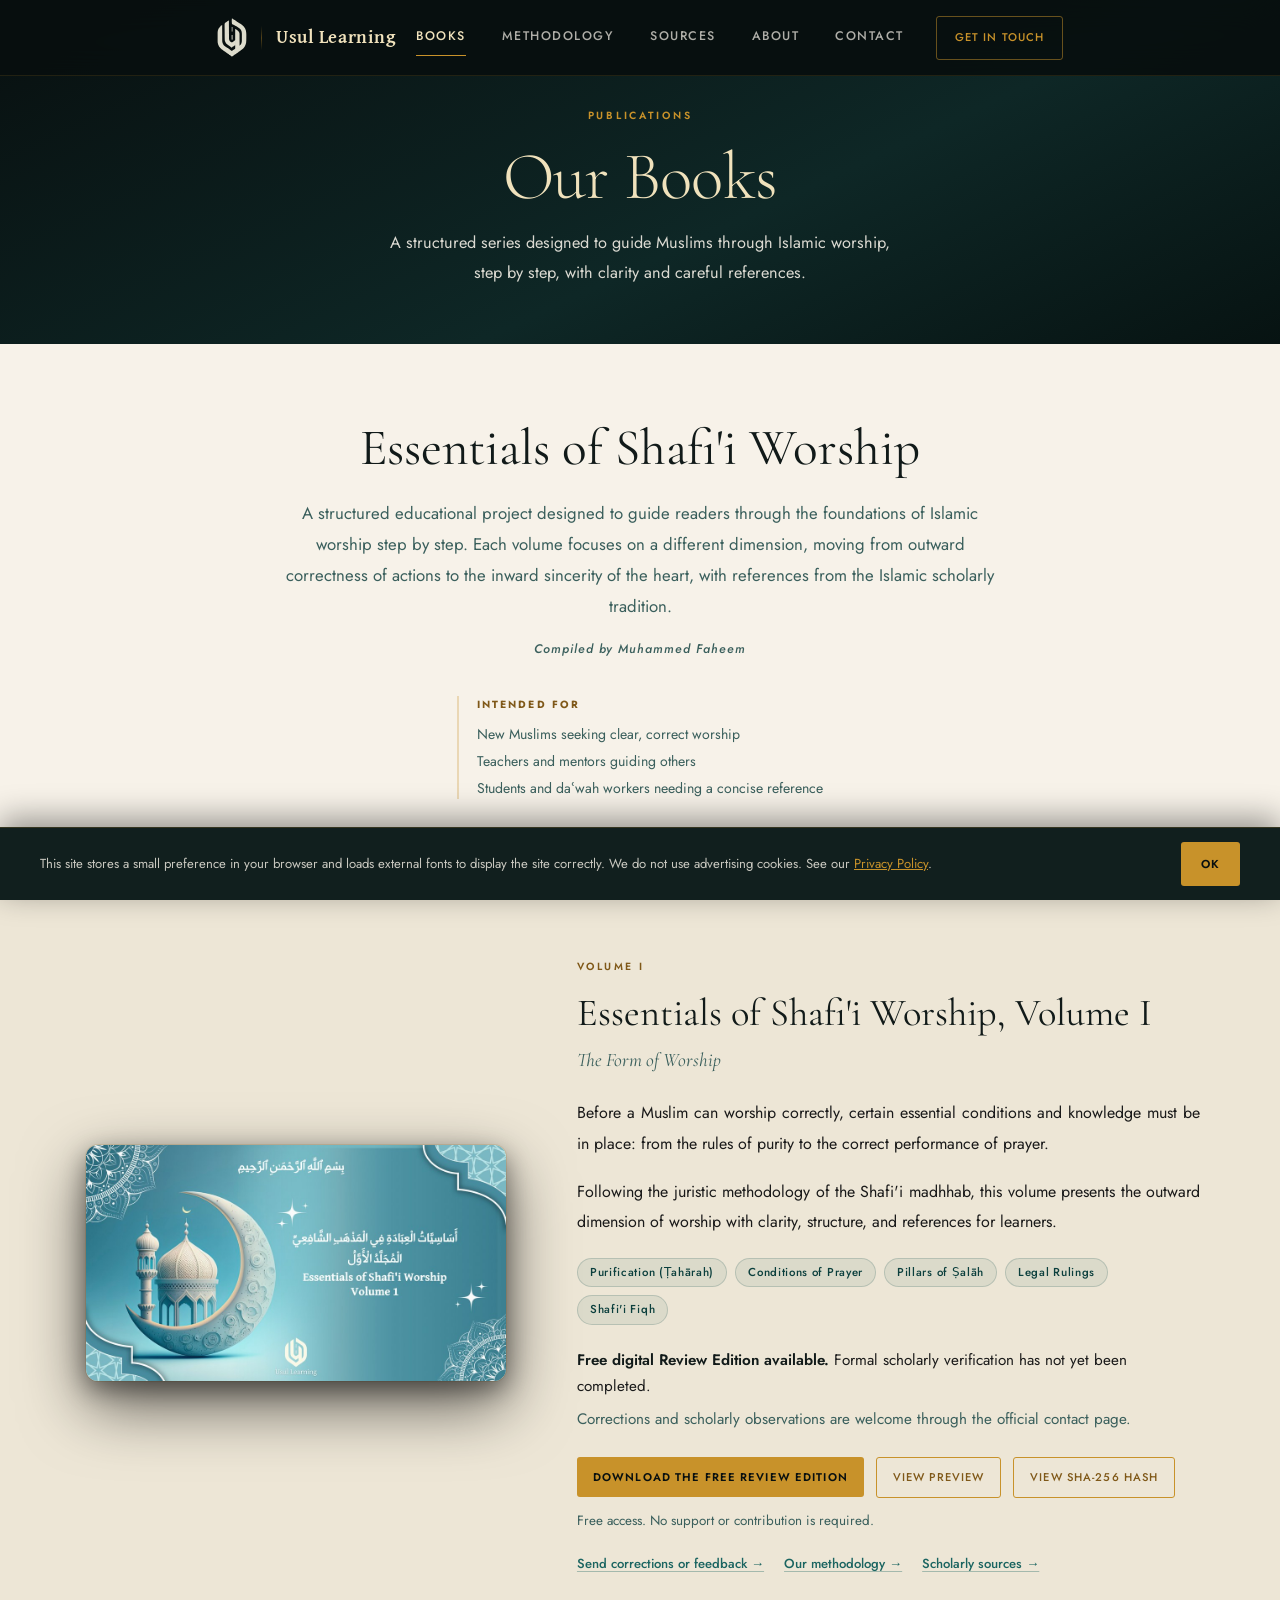
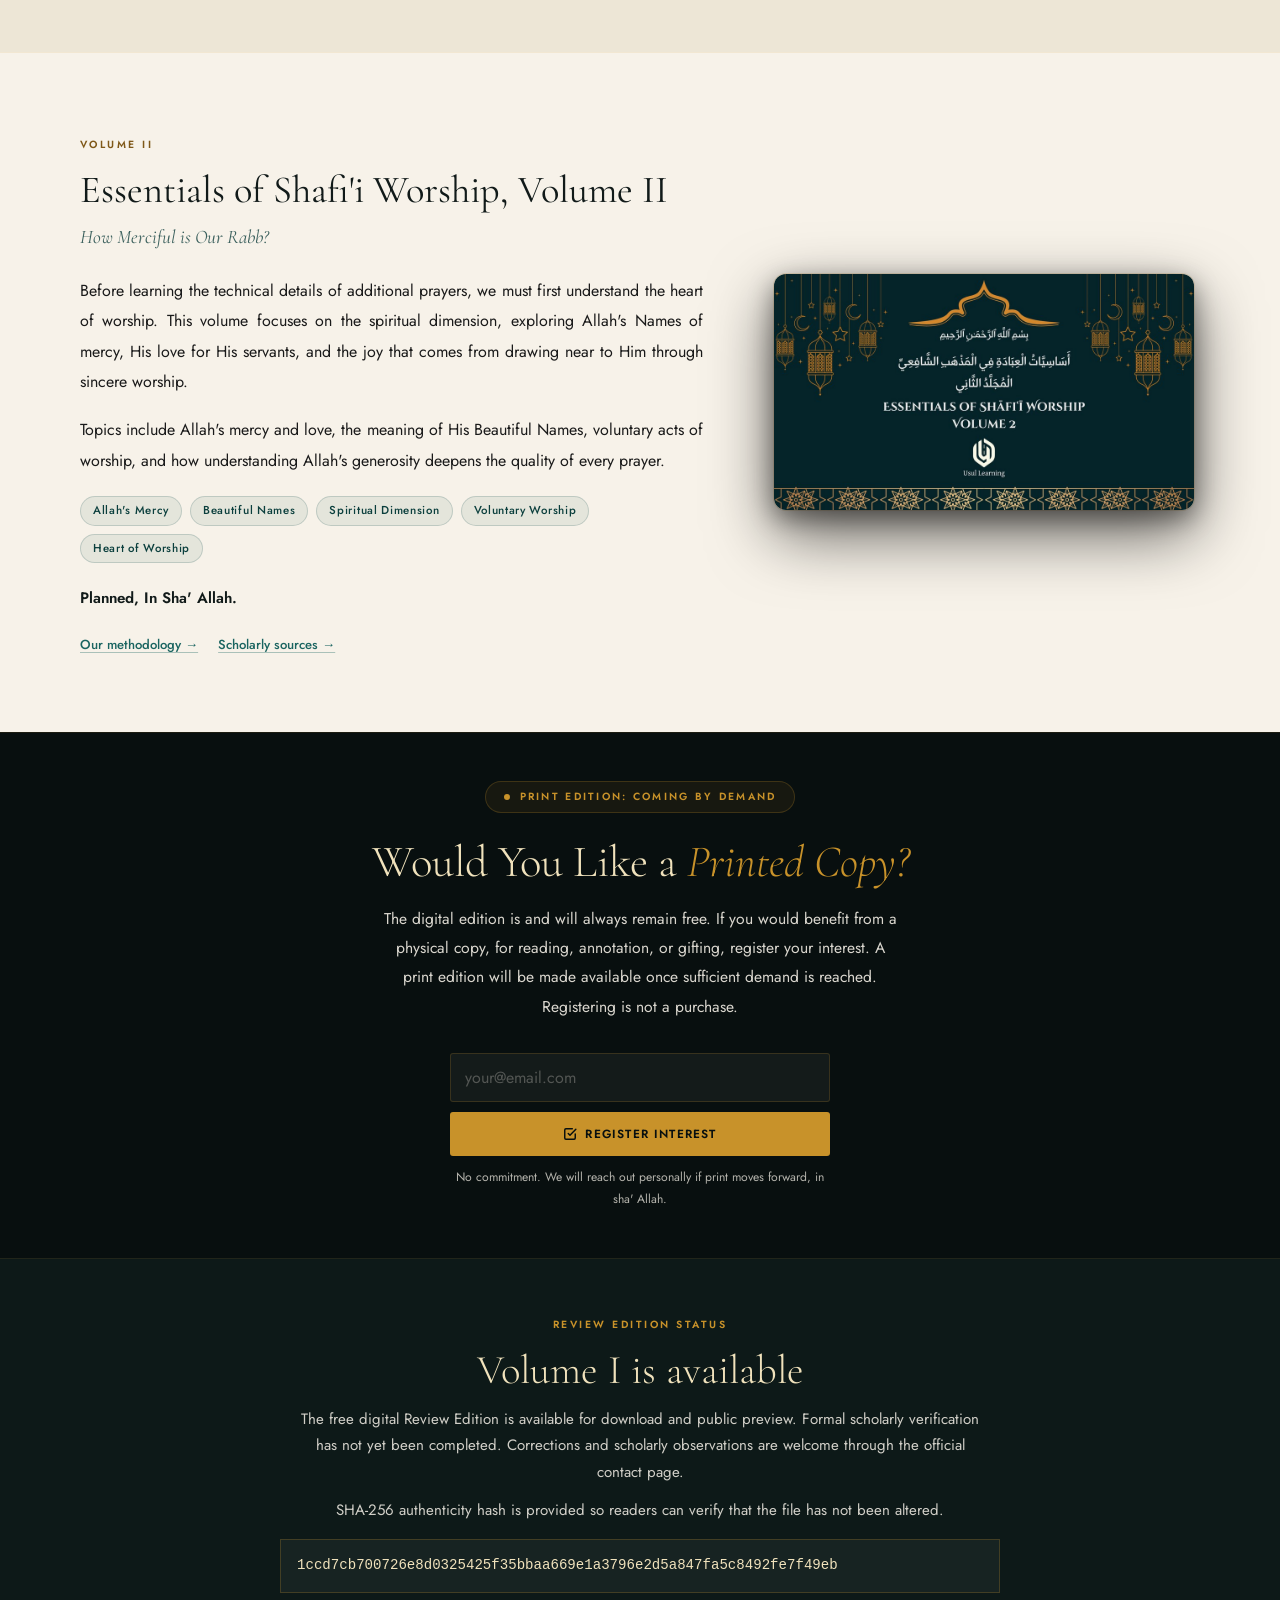
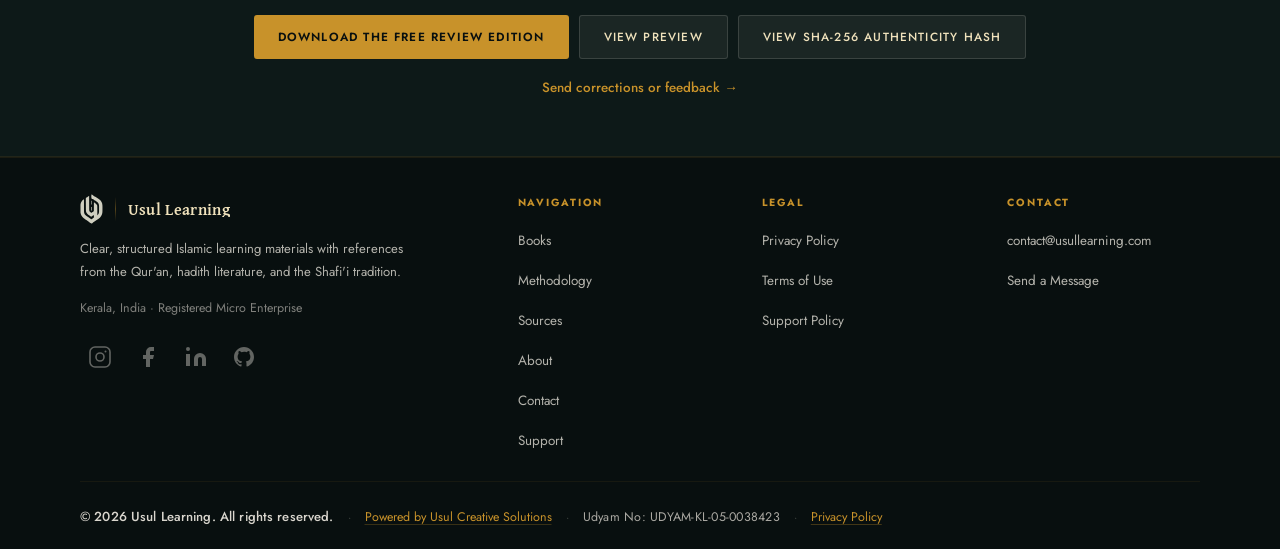
<file: books.html>
<!DOCTYPE html>
<html lang="en">
<head>
  <meta charset="UTF-8" />
  <meta name="viewport" content="width=device-width, initial-scale=1.0" />
  <title>Books - Usul Learning | Essentials of Shafi'i Worship</title>
  <meta name="description" content="Essentials of Shafi'i Worship: a structured book series covering purification, prayer, and Islamic worship step by step, following the Shafi'i madhhab." />
  <meta name="author" content="Muhammed Faheem" />
  <meta name="robots" content="index, follow" />
  <link rel="canonical" href="https://usullearning.com/books" />
  <meta property="og:type" content="website" />
  <meta property="og:url" content="https://usullearning.com/books" />
  <meta property="og:site_name" content="Usul Learning" />
  <meta property="og:title" content="Books - Usul Learning | Essentials of Shafi'i Worship" />
  <meta property="og:description" content="Essentials of Shafi'i Worship, Volume I is available as a free digital Review Edition. Formal scholarly verification has not yet been completed." />
  <meta property="og:image" content="https://usullearning.com/assets/og-preview.jpg" />
  <meta property="og:image:width" content="1920" />
  <meta property="og:image:height" content="1080" />
  <meta property="og:image:type" content="image/jpeg" />
  <meta property="og:locale" content="en_US" />
  <meta name="twitter:card" content="summary_large_image" />
  <meta name="twitter:site" content="@usullearning" />
  <meta name="twitter:title" content="Books - Usul Learning | Essentials of Shafi'i Worship" />
  <meta name="twitter:description" content="Essentials of Shafi'i Worship, Volume I is available as a free digital Review Edition. Formal scholarly verification has not yet been completed." />
  <meta name="twitter:image" content="https://usullearning.com/assets/og-preview.jpg" />
  
  <link rel="icon" type="image/png" sizes="96x96" href="/favicon-96x96.png?v=3">
  <link rel="icon" type="image/png" sizes="48x48" href="/favicon-48x48.png?v=3">
  <link rel="icon" type="image/png" sizes="32x32" href="/favicon-32x32.png?v=3">
  <link rel="icon" type="image/png" sizes="16x16" href="/favicon-16x16.png?v=3">
  <link rel="icon" href="/favicon.ico?v=3" sizes="16x16 32x32 48x48">
  <link rel="apple-touch-icon" sizes="180x180" href="/apple-touch-icon.png?v=3">
  <link rel="manifest" href="/site.webmanifest?v=3">
  <!-- Fix: non-blocking Google Fonts via <link> instead of @import -->
  <link rel="preconnect" href="https://fonts.googleapis.com" />
  <link rel="preconnect" href="https://fonts.gstatic.com" crossorigin />
  <link rel="stylesheet" href="https://fonts.googleapis.com/css2?family=Cormorant+Garamond:ital,wght@0,300;0,400;0,500;0,600;0,700;1,300;1,400;1,500&family=Gentium+Plus:wght@700&family=Jost:wght@300;400;500;600&family=Amiri:ital,wght@0,400;0,700;1,400&display=swap" />
  <link rel="stylesheet" href="styles.css" />
  <noscript><style>.fade-up{opacity:1 !important;transform:none !important}</style></noscript>
  <script type="application/ld+json">
  {
    "@context": "https://schema.org",
    "@type": "Book",
    "name": "Essentials of Shafi'i Worship, Volume I: The Form of Worship",
    "author": { "@type": "Person", "name": "Muhammed Faheem" },
    "publisher": { "@type": "Organization", "name": "Usul Learning" },
    "inLanguage": "en",
    "genre": "Islamic Education",
    "creativeWorkStatus": "Review Edition",
    "isAccessibleForFree": true,
    "description": "Free digital Review Edition available. Formal scholarly verification has not yet been completed, and corrections and scholarly feedback are welcome.",
    "url": "https://usullearning.com/books"
  }
  </script>
</head>
<body>

  <!-- Cookie Notice Banner -->
  <div id="cookieBanner" class="cookie-banner hidden" role="region" aria-label="Cookie notice">
    <p>This site stores a small preference in your browser and loads external fonts to display the site correctly. We do not use advertising cookies. See our <a href="privacy">Privacy Policy</a>.</p>
    <div class="cookie-banner__actions">
      <button id="cookieDismiss" class="btn btn--gold btn--cookie">OK</button>
    </div>
  </div>
  <a href="#main-content" class="skip-link">Skip to main content</a>

  <!-- NAV -->
  <header role="banner">
  <nav class="nav" role="navigation" aria-label="Main navigation">
    <div class="container">
      <div class="nav__inner">
        <a href="/" class="nav__logo" aria-label="Usul Learning - Home">
          <img src="assets/logo/usullearning-logo.svg" width="267" height="351" decoding="async" alt="" class="nav__logo-img" aria-hidden="true" />
          <div class="nav__logo-divider" aria-hidden="true"></div>
          <div class="nav__logo-text">
            <span class="nav__logo-name">Usul Learning</span>
          </div>
        </a>
        <ul class="nav__links" role="list">
          <li><a href="books" class="nav__link active">Books</a></li>
          <li><a href="methodology" class="nav__link">Methodology</a></li>
          <li><a href="sources" class="nav__link">Sources</a></li>
          <li><a href="about" class="nav__link">About</a></li>
          <li><a href="contact" class="nav__link">Contact</a></li>
        </ul>
        <a href="contact" class="nav__cta">Get in Touch</a>
        <button class="nav__toggle" aria-label="Toggle menu" aria-expanded="false" aria-controls="mobileNav">
          <span></span><span></span><span></span>
        </button>
      </div>
    </div>
  </nav>
  <div class="nav__mobile" id="mobileNav">
    <a href="/" class="nav__link">Home</a>
    <a href="books" class="nav__link">Books</a>
    <a href="methodology" class="nav__link">Methodology</a>
    <a href="sources" class="nav__link">Sources</a>
    <a href="about" class="nav__link">About</a>
    <a href="contact" class="nav__link">Contact</a>
  </div>
  </header>
  <main id="main-content">


  <div class="page-hero">
    <div class="container">
      <div class="page-hero__eyebrow fade-up">Publications</div>
      <h1 class="page-hero__title fade-up delay-1">Our Books</h1>
      <p class="page-hero__desc fade-up delay-2">A structured series designed to guide Muslims through Islamic worship, step by step, with clarity and careful references.</p>
    </div>
  </div>

  <!-- Series Intro -->
  <section class="section books-intro">
    <div class="container">
      <div class="books-intro__inner fade-up">
        <h2 class="books-intro__heading">Essentials of Shafi'i Worship</h2>
        <p class="books-intro__desc">
          A structured educational project designed to guide readers through the foundations of Islamic worship step by step. Each volume focuses on a different dimension, moving from outward correctness of actions to the inward sincerity of the heart, with references from the Islamic scholarly tradition.
        </p>
        <p class="books-intro__byline">Compiled by Muhammed Faheem</p>
        <div class="books-intro__audience">
          <div class="books-intro__audience-label">Intended for</div>
          <div class="books-intro__audience-list">
            <span>New Muslims seeking clear, correct worship</span>
            <span>Teachers and mentors guiding others</span>
            <span>Students and daʿwah workers needing a concise reference</span>
          </div>
        </div>
      </div>
    </div>
  </section>

  <!-- Volume 1 -->
  <section class="section book-detail">
    <div class="container">
      <div class="book-feature book-feature--volume-one">
        <div class="fade-up book-feature__visual">
          <div class="book-3d">
            <div class="book-cover">
              <img src="assets/books/essentials-shafii-worship-vol1.jpg" width="1000" height="562" decoding="async" loading="lazy" alt="Volume I: The Form of Worship" />
            </div>
            <div class="book-spine"></div>
            <div class="book-pages"></div>
          </div>
        </div>
        <div class="fade-up delay-2 book-feature__content">
          <div class="eyebrow">Volume I</div>
          <h2 class="book-detail__title">Essentials of Shafi'i Worship, Volume I</h2>
          <p class="book-detail__subtitle">The Form of Worship</p>
          <p class="book-detail__para">
            Before a Muslim can worship correctly, certain essential conditions and knowledge must be in place: from the rules of purity to the correct performance of prayer.
          </p>
          <p class="book-detail__para book-detail__para--last">
            Following the juristic methodology of the Shafi'i madhhab, this volume presents the outward dimension of worship with clarity, structure, and references for learners.
          </p>
          <div class="book-detail__tags">
            <span class="book-card__topic book-detail__tag">Purification (Ṭahārah)</span>
            <span class="book-card__topic book-detail__tag">Conditions of Prayer</span>
            <span class="book-card__topic book-detail__tag">Pillars of Ṣalāh</span>
            <span class="book-card__topic book-detail__tag">Legal Rulings</span>
            <span class="book-card__topic book-detail__tag">Shafi'i Fiqh</span>
          </div>
          <div class="book-detail__status-note">
            <p><strong>Free digital Review Edition available.</strong> Formal scholarly verification has not yet been completed.</p>
            <p>Corrections and scholarly observations are welcome through the official contact page.</p>
          </div>
          <div class="book-detail__cta-row" aria-label="Volume I download links">
            <a href="https://usullearning.com/download/volume-1" class="btn btn--gold" download="essentials-shafii-worship-volume-1-review-edition.pdf">Download the Free Review Edition</a>
            <a href="https://canva.link/usul-volume-1-preview" class="btn btn--outline" target="_blank" rel="noopener noreferrer">View Preview</a>
            <a href="https://books.usullearning.com/essentials-shafii-worship-volume-1-review-edition.sha256.txt" class="btn btn--outline">View SHA-256 Hash</a>
          </div>
          <p class="book-detail__access-note">Free access. No support or contribution is required.</p>
          <div class="book-detail__context-links">
            <a href="contact" class="book-detail__context-link">Send corrections or feedback →</a>
            <a href="methodology" class="book-detail__context-link">Our methodology →</a>
            <a href="sources" class="book-detail__context-link">Scholarly sources →</a>
          </div>
        </div>
      </div>
    </div>
  </section>

  <!-- Volume 2 -->
  <section class="section book-detail book-detail--alt">
    <div class="container">
      <div class="book-feature book-feature--volume-two">
        <div class="fade-up book-feature__content">
          <div class="eyebrow">Volume II</div>
          <h2 class="book-detail__title">Essentials of Shafi'i Worship, Volume II</h2>
          <p class="book-detail__subtitle">How Merciful is Our Rabb?</p>
          <p class="book-detail__para">
            Before learning the technical details of additional prayers, we must first understand the heart of worship. This volume focuses on the spiritual dimension, exploring Allah's Names of mercy, His love for His servants, and the joy that comes from drawing near to Him through sincere worship.
          </p>
          <p class="book-detail__para book-detail__para--last">
            Topics include Allah's mercy and love, the meaning of His Beautiful Names, voluntary acts of worship, and how understanding Allah's generosity deepens the quality of every prayer.
          </p>
          <div class="book-detail__tags">
            <span class="book-card__topic book-detail__tag">Allah's Mercy</span>
            <span class="book-card__topic book-detail__tag">Beautiful Names</span>
            <span class="book-card__topic book-detail__tag">Spiritual Dimension</span>
            <span class="book-card__topic book-detail__tag">Voluntary Worship</span>
            <span class="book-card__topic book-detail__tag">Heart of Worship</span>
          </div>
          <div class="book-detail__status-note book-detail__status-note--planned">
            <p><strong>Planned, In Sha' Allah.</strong></p>
          </div>
          <div class="book-detail__context-links">
            <a href="methodology" class="book-detail__context-link">Our methodology →</a>
            <a href="sources" class="book-detail__context-link">Scholarly sources →</a>
          </div>
        </div>
        <div class="fade-up delay-2 book-feature__visual">
          <div class="book-3d">
            <div class="book-cover">
              <img src="assets/books/essentials-shafii-worship-vol2.jpg" width="1000" height="562" decoding="async" loading="lazy" alt="Volume II: How Merciful is Our Rabb?" />
            </div>
            <div class="book-spine"></div>
            <div class="book-pages"></div>
          </div>
        </div>
      </div>
    </div>
  </section>

  <!-- NOTIFY -->


  <!-- ── Print Edition ── -->
  <section class="print-section" aria-label="Print edition interest">
    <div class="container">
      <div class="print-section__inner">

        <div class="print-section__badge">
          <span class="print-section__badge-dot"></span>
          <span class="print-section__badge-label">Print Edition: Coming by Demand</span>
        </div>

        <h2 class="print-section__heading">Would You Like a <em class="print-section__em">Printed Copy?</em></h2>
        <p class="print-section__desc">The digital edition is and will always remain free. If you would benefit from a physical copy, for reading, annotation, or gifting, register your interest. A print edition will be made available once sufficient demand is reached. Registering is not a purchase.</p>

        <form class="print-section__form" id="notifyPODForm" novalidate>
          <label for="notifyEmailPOD" class="visually-hidden">Email for print edition interest</label>
          <input type="email" class="notify-input" placeholder="your@email.com" id="notifyEmailPOD" name="email" required autocomplete="email" aria-label="Email for print edition interest" aria-describedby="notifyPODStatus" />
          <button id="notifyPODBtn" type="submit" class="btn btn--gold print-section__btn">
            <svg xmlns="http://www.w3.org/2000/svg" width="14" height="14" viewBox="0 0 24 24" fill="none" stroke="currentColor" stroke-width="2.5" stroke-linecap="round" stroke-linejoin="round" aria-hidden="true" focusable="false"><polyline points="9 11 12 14 22 4"/><path d="M21 12v7a2 2 0 0 1-2 2H5a2 2 0 0 1-2-2V5a2 2 0 0 1 2-2h11"/></svg>
            Register Interest
          </button>
          <p id="notifyPODStatus" role="status" aria-live="polite" aria-atomic="true" hidden></p>
          <p class="print-section__note">No commitment. We will reach out personally if print moves forward, in sha' Allah.</p>
        </form>

      </div>
    </div>
  </section>
  <!-- ── End Print Edition ── -->

  <section id="review-edition" class="notify-section" aria-label="Volume I review edition status">
    <div class="container">
      <div class="notify-section__inner">
        <div class="notify-section__text">
          <p class="eyebrow">Review Edition Status</p>
          <h2 class="notify-section__title">Volume I is available</h2>
          <p class="notify-section__desc">The free digital Review Edition is available for download and public preview. Formal scholarly verification has not yet been completed. Corrections and scholarly observations are welcome through the official contact page.</p>
          <p class="notify-section__desc">SHA-256 authenticity hash is provided so readers can verify that the file has not been altered.</p>
          <div class="notify-section__hash" aria-label="SHA-256 authenticity hash">
            <code>1ccd7cb700726e8d0325425f35bbaa669e1a3796e2d5a847fa5c8492fe7f49eb</code>
          </div>
        </div>
        <div class="notify-section__actions" aria-label="Review Edition access links">
          <a href="https://usullearning.com/download/volume-1" class="btn btn--gold notify-btn-inline">Download the Free Review Edition</a>
          <a href="https://canva.link/usul-volume-1-preview" class="btn btn--ghost notify-btn-inline" target="_blank" rel="noopener noreferrer">View Preview</a>
          <a href="https://books.usullearning.com/essentials-shafii-worship-volume-1-review-edition.sha256.txt" class="btn btn--ghost notify-btn-inline">View SHA-256 authenticity hash</a>
        </div>
        <a href="contact" class="notify-section__feedback">Send corrections or feedback →</a>
      </div>
    </div>
  </section>

  



  </main>

  <footer class="footer" role="contentinfo">
    <div class="container">
      <div class="footer__grid">
        <div>
          <div class="footer__brand-logo">
            <img src="assets/logo/usullearning-logo.svg" width="267" height="351" decoding="async" alt="" class="footer__brand-img" aria-hidden="true" />
            <div class="footer__brand-divider" aria-hidden="true"></div>
            <div class="footer__brand-text">
              <div class="footer__brand-name">Usul Learning</div>
            </div>
          </div>
          <p class="footer__brand-desc">Clear, structured Islamic learning materials with references from the Qur'an, hadith literature, and the Shafi'i tradition.</p>
          <!-- Fix: Physical address added for Consumer Protection Rules 2020 compliance -->
          <p class="footer__disclaimer">Kerala, India · Registered Micro Enterprise</p>
          <div class="footer__social">
            <a href="https://www.instagram.com/usul.learning/" target="_blank" rel="noopener noreferrer" class="footer__social-link" aria-label="Usul Learning on Instagram">
              <svg xmlns="http://www.w3.org/2000/svg" viewBox="0 0 24 24" fill="none" stroke="currentColor" stroke-width="1.6" stroke-linecap="round" stroke-linejoin="round" aria-hidden="true" focusable="false"><rect x="2" y="2" width="20" height="20" rx="5" ry="5"/><circle cx="12" cy="12" r="4"/><circle cx="17.5" cy="6.5" r="1" fill="currentColor" stroke="none"/></svg>
            </a>
            <a href="https://www.facebook.com/usullearning/" target="_blank" rel="noopener noreferrer" class="footer__social-link" aria-label="Usul Learning on Facebook">
              <svg xmlns="http://www.w3.org/2000/svg" viewBox="0 0 24 24" fill="currentColor" aria-hidden="true" focusable="false"><path d="M18 2h-3a5 5 0 0 0-5 5v3H7v4h3v8h4v-8h3l1-4h-4V7a1 1 0 0 1 1-1h3z"/></svg>
            </a>
            <a href="https://www.linkedin.com/company/usullearning" target="_blank" rel="noopener noreferrer" class="footer__social-link" aria-label="Usul Learning on LinkedIn">
              <svg xmlns="http://www.w3.org/2000/svg" viewBox="0 0 24 24" fill="currentColor" aria-hidden="true" focusable="false"><path d="M16 8a6 6 0 0 1 6 6v7h-4v-7a2 2 0 0 0-2-2 2 2 0 0 0-2 2v7h-4v-7a6 6 0 0 1 6-6z"/><rect x="2" y="9" width="4" height="12"/><circle cx="4" cy="4" r="2"/></svg>
            </a>
            <a href="https://github.com/usullearning" target="_blank" rel="noopener noreferrer" class="footer__social-link" aria-label="Usul Learning on GitHub">
              <svg xmlns="http://www.w3.org/2000/svg" viewBox="0 0 24 24" fill="currentColor" aria-hidden="true" focusable="false"><path d="M12 2C6.477 2 2 6.477 2 12c0 4.42 2.865 8.166 6.839 9.489.5.092.682-.217.682-.482 0-.237-.008-.866-.013-1.7-2.782.603-3.369-1.342-3.369-1.342-.454-1.155-1.11-1.463-1.11-1.463-.908-.62.069-.608.069-.608 1.003.07 1.531 1.03 1.531 1.03.892 1.529 2.341 1.087 2.91.832.092-.647.35-1.088.636-1.338-2.22-.253-4.555-1.11-4.555-4.943 0-1.091.39-1.984 1.029-2.683-.103-.253-.446-1.27.098-2.647 0 0 .84-.269 2.75 1.025A9.578 9.578 0 0 1 12 6.836c.85.004 1.705.114 2.504.336 1.909-1.294 2.747-1.025 2.747-1.025.546 1.377.202 2.394.1 2.647.64.699 1.028 1.592 1.028 2.683 0 3.842-2.339 4.687-4.566 4.935.359.309.678.919.678 1.852 0 1.336-.012 2.415-.012 2.743 0 .267.18.578.688.48C19.138 20.163 22 16.418 22 12c0-5.523-4.477-10-10-10z"/></svg>
            </a>
          </div>
        </div>
        <div>
          <div class="footer__col-title">Navigation</div>
          <ul class="footer__links" role="list">
            <li><a href="books" class="footer__link">Books</a></li>
            <li><a href="methodology" class="footer__link">Methodology</a></li>
            <li><a href="sources" class="footer__link">Sources</a></li>
            <li><a href="about" class="footer__link">About</a></li>
            <li><a href="contact" class="footer__link">Contact</a></li>
            <li><a href="support" class="footer__link">Support</a></li>
          </ul>
        </div>
        <div>
          <div class="footer__col-title">Legal</div>
          <ul class="footer__links" role="list">
            <li><a href="privacy" class="footer__link">Privacy Policy</a></li>
            <li><a href="terms" class="footer__link">Terms of Use</a></li>
            <li><a href="support-policy" class="footer__link">Support Policy</a></li>
          </ul>
        </div>
        <div>
          <div class="footer__col-title">Contact</div>
          <ul class="footer__links" role="list">
            <li><a href="mailto:contact@usullearning.com" class="footer__link">contact@usullearning.com</a></li>
            <li><a href="contact" class="footer__link">Send a Message</a></li>
          </ul>
        </div>
      </div>
      <div class="footer__bottom">
        <div class="footer__bottom-single">
          <span class="footer__bottom-copy">© 2026 Usul Learning. All rights reserved.</span>
          <span class="footer__bottom-sep">·</span>
          <a href="https://usulcs.com" target="_blank" rel="noopener noreferrer" class="footer__bottom-attr-link" aria-label="Powered by Usul Creative Solutions">Powered by Usul Creative Solutions</a>
          <span class="footer__bottom-sep">·</span>
          <span class="footer__bottom-meta">Udyam No: UDYAM-KL-05-0038423</span>
          <span class="footer__bottom-sep">·</span>
          <a href="privacy" class="footer__bottom-link">Privacy Policy</a>
        </div>
      </div>
    </div>
  </footer>
  <script src="main.js"></script>
</body>
</html>
</file>
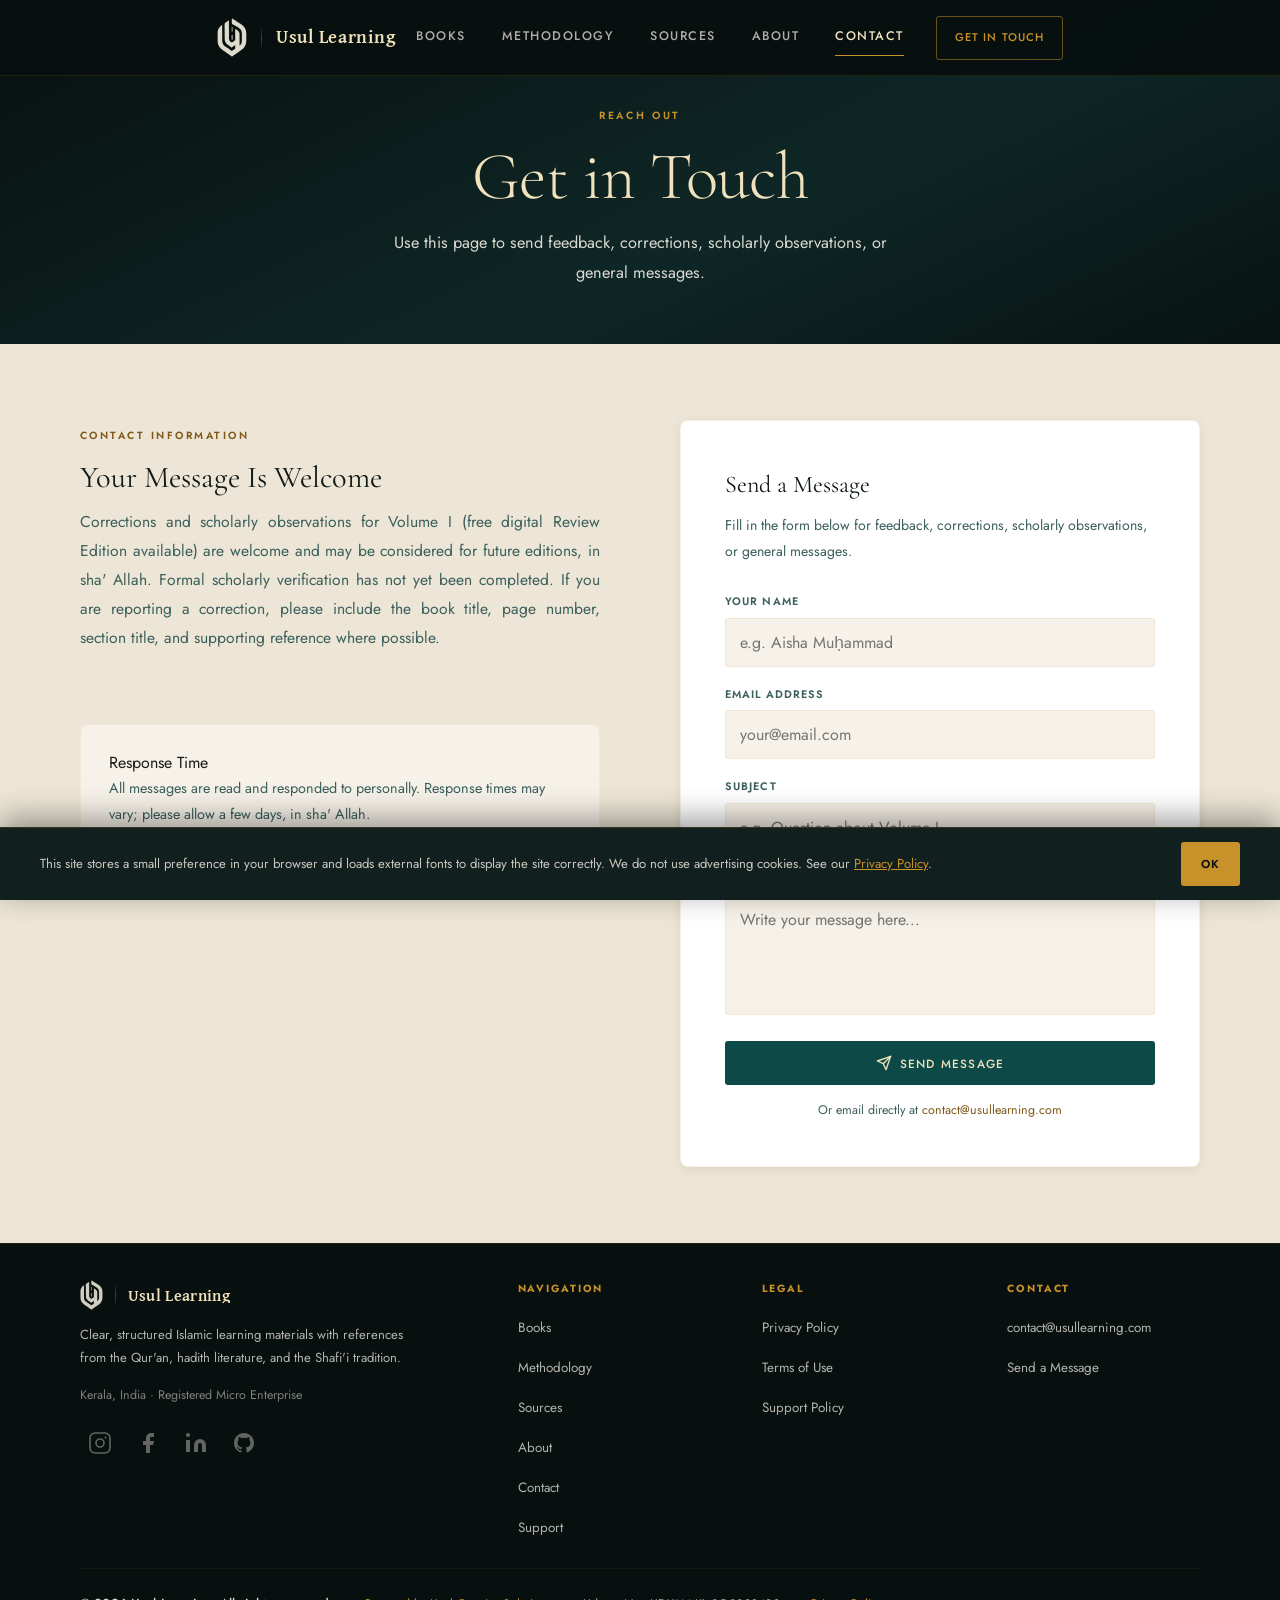
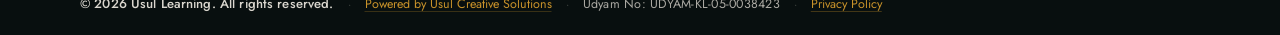
<file: contact.html>
<!DOCTYPE html>
<html lang="en">
<head>
  <meta charset="UTF-8" />
  <meta name="viewport" content="width=device-width, initial-scale=1.0" />
  <title>Contact Usul Learning: Questions, Corrections &amp; Feedback</title>
  <meta name="description" content="Use this page to send feedback, corrections, scholarly observations, or general messages to Usul Learning." />
  <meta name="author" content="Muhammed Faheem" />
  <meta name="robots" content="index, follow" />
  <link rel="canonical" href="https://usullearning.com/contact" />
  <meta property="og:type" content="website" />
  <meta property="og:url" content="https://usullearning.com/contact" />
  <meta property="og:site_name" content="Usul Learning" />
  <meta property="og:title" content="Contact - Usul Learning | Get in Touch" />
  <meta property="og:description" content="Use this page to send feedback, corrections, scholarly observations, or general messages to Usul Learning." />
  <meta property="og:image" content="https://usullearning.com/assets/og-preview.jpg" />
  <meta property="og:image:width" content="1920" />
  <meta property="og:image:height" content="1080" />
  <meta property="og:image:type" content="image/jpeg" />
  <meta property="og:locale" content="en_US" />
  <meta name="twitter:card" content="summary_large_image" />
  <meta name="twitter:site" content="@usullearning" />
  <meta name="twitter:title" content="Contact - Usul Learning | Get in Touch" />
  <meta name="twitter:description" content="Use this page to send feedback, corrections, scholarly observations, or general messages to Usul Learning." />
  <meta name="twitter:image" content="https://usullearning.com/assets/og-preview.jpg" />
  
  <link rel="icon" type="image/png" sizes="96x96" href="/favicon-96x96.png?v=3">
  <link rel="icon" type="image/png" sizes="48x48" href="/favicon-48x48.png?v=3">
  <link rel="icon" type="image/png" sizes="32x32" href="/favicon-32x32.png?v=3">
  <link rel="icon" type="image/png" sizes="16x16" href="/favicon-16x16.png?v=3">
  <link rel="icon" href="/favicon.ico?v=3" sizes="16x16 32x32 48x48">
  <link rel="apple-touch-icon" sizes="180x180" href="/apple-touch-icon.png?v=3">
  <link rel="manifest" href="/site.webmanifest?v=3">
  <!-- Fix: non-blocking Google Fonts via <link> instead of @import -->
  <link rel="preconnect" href="https://fonts.googleapis.com" />
  <link rel="preconnect" href="https://fonts.gstatic.com" crossorigin />
  <link rel="stylesheet" href="https://fonts.googleapis.com/css2?family=Cormorant+Garamond:ital,wght@0,300;0,400;0,500;0,600;0,700;1,300;1,400;1,500&family=Gentium+Plus:wght@700&family=Jost:wght@300;400;500;600&family=Amiri:ital,wght@0,400;0,700;1,400&display=swap" />
  <link rel="stylesheet" href="styles.css" />
  <noscript><style>.fade-up{opacity:1 !important;transform:none !important}</style></noscript>
</head>
<body>

  <!-- Cookie Notice Banner -->
  <div id="cookieBanner" class="cookie-banner hidden" role="region" aria-label="Cookie notice">
    <p>This site stores a small preference in your browser and loads external fonts to display the site correctly. We do not use advertising cookies. See our <a href="privacy">Privacy Policy</a>.</p>
    <div class="cookie-banner__actions">
      <button id="cookieDismiss" class="btn btn--gold btn--cookie">OK</button>
    </div>
  </div>
  <a href="#main-content" class="skip-link">Skip to main content</a>

  <!-- NAV -->
  <header role="banner">
  <nav class="nav" role="navigation" aria-label="Main navigation">
    <div class="container">
      <div class="nav__inner">
        <a href="/" class="nav__logo" aria-label="Usul Learning - Home">
          <img src="assets/logo/usullearning-logo.svg" width="267" height="351" decoding="async" alt="" class="nav__logo-img" aria-hidden="true" />
          <div class="nav__logo-divider" aria-hidden="true"></div>
          <div class="nav__logo-text">
            <span class="nav__logo-name">Usul Learning</span>
          </div>
        </a>
        <ul class="nav__links" role="list">
          <li><a href="books" class="nav__link">Books</a></li>
          <li><a href="methodology" class="nav__link">Methodology</a></li>
          <li><a href="sources" class="nav__link">Sources</a></li>
          <li><a href="about" class="nav__link">About</a></li>
          <li><a href="contact" class="nav__link active">Contact</a></li>
        </ul>
        <a href="contact" class="nav__cta">Get in Touch</a>
        <button class="nav__toggle" aria-label="Toggle menu" aria-expanded="false" aria-controls="mobileNav">
          <span></span><span></span><span></span>
        </button>
      </div>
    </div>
  </nav>
  <div class="nav__mobile" id="mobileNav">
    <a href="/" class="nav__link">Home</a>
    <a href="books" class="nav__link">Books</a>
    <a href="methodology" class="nav__link">Methodology</a>
    <a href="sources" class="nav__link">Sources</a>
    <a href="about" class="nav__link">About</a>
    <a href="contact" class="nav__link">Contact</a>
  </div>
  </header>
  <main id="main-content" role="main">
  <div class="page-hero"><div class="container">
    <div class="page-hero__eyebrow fade-up">Reach Out</div>
    <h1 class="page-hero__title fade-up delay-1">Get in Touch</h1>
    <p class="page-hero__desc fade-up delay-2">Use this page to send feedback, corrections, scholarly observations, or general messages.</p>
  </div></div>

  <section class="section contact">
    <div class="container">
      <div class="contact__grid">
        <div class="fade-up">
          <div class="eyebrow">Contact Information</div>
          <h2 class="contact__info-title">Your Message Is Welcome</h2>
          <p class="contact__info-desc">Corrections and scholarly observations for Volume I (free digital Review Edition available) are welcome and may be considered for future editions, in sha' Allah. Formal scholarly verification has not yet been completed. If you are reporting a correction, please include the book title, page number, section title, and supporting reference where possible.</p>
          <div class="contact__details">
            
          </div>
          <div class="contact-note">
            <div>Response Time</div>
            <p class="contact-note__text">All messages are read and responded to personally. Response times may vary; please allow a few days, in sha' Allah.</p>
          </div>
        </div>
        <div class="contact__form fade-up delay-2">
          <div class="contact-note__gap">
            <div class="contact-note__alt-heading">Send a Message</div>
            <p class="contact-note__alt-sub">Fill in the form below for feedback, corrections, scholarly observations, or general messages.</p>
          </div>
          <form id="contactForm">
            <div class="form-group">
              <label class="form-label" for="name">Your Name</label>
              <input type="text" class="form-input" id="name" name="name" placeholder="e.g. Aisha Muḥammad" required autocomplete="name" aria-describedby="contactFormStatus" />
            </div>
            <div class="form-group">
              <label class="form-label" for="email">Email Address</label>
              <input type="email" class="form-input" id="email" name="email" placeholder="your@email.com" required autocomplete="email" aria-describedby="contactFormStatus" />
            </div>
            <div class="form-group">
              <label class="form-label" for="subject">Subject</label>
              <input type="text" class="form-input" id="subject" name="subject" placeholder="e.g. Question about Volume I" aria-describedby="contactFormStatus" />
            </div>
            <div class="form-group">
              <label class="form-label" for="message">Message</label>
              <textarea class="form-textarea" id="message" name="message" placeholder="Write your message here..." required aria-describedby="contactFormStatus"></textarea>
            </div>
            <input type="text" name="_gotcha" class="input--hidden" tabindex="-1" autocomplete="off" aria-hidden="true" />
            <button id="contactSubmitBtn" type="submit" class="btn btn--primary contact-form__btn-full">
              <svg xmlns="http://www.w3.org/2000/svg" width="16" height="16" viewBox="0 0 24 24" fill="none" stroke="currentColor" stroke-width="2" stroke-linecap="round" stroke-linejoin="round" aria-hidden="true" focusable="false"><line x1="22" y1="2" x2="11" y2="13"/><polygon points="22 2 15 22 11 13 2 9 22 2"/></svg>
              Send Message
            </button>
            <p id="contactFormStatus" class="visually-hidden" role="status" aria-live="polite" aria-atomic="true"></p>
          </form>
          <p class="contact-form__privacy">Or email directly at <a href="mailto:contact@usullearning.com" class="contact-form__privacy-link">contact@usullearning.com</a></p>
        </div>
      </div>
    </div>
  </section>


  </main>


  <footer class="footer" role="contentinfo">
    <div class="container">
      <div class="footer__grid">
        <div>
          <div class="footer__brand-logo">
            <img src="assets/logo/usullearning-logo.svg" width="267" height="351" decoding="async" alt="" class="footer__brand-img" aria-hidden="true" />
            <div class="footer__brand-divider" aria-hidden="true"></div>
            <div class="footer__brand-text">
              <div class="footer__brand-name">Usul Learning</div>
            </div>
          </div>
          <p class="footer__brand-desc">Clear, structured Islamic learning materials with references from the Qur'an, hadith literature, and the Shafi'i tradition.</p>
          <!-- Fix: Physical address added for Consumer Protection Rules 2020 compliance -->
          <p class="footer__disclaimer">Kerala, India · Registered Micro Enterprise</p>
          <div class="footer__social">
            <a href="https://www.instagram.com/usul.learning/" target="_blank" rel="noopener noreferrer" class="footer__social-link" aria-label="Usul Learning on Instagram">
              <svg xmlns="http://www.w3.org/2000/svg" viewBox="0 0 24 24" fill="none" stroke="currentColor" stroke-width="1.6" stroke-linecap="round" stroke-linejoin="round" aria-hidden="true" focusable="false"><rect x="2" y="2" width="20" height="20" rx="5" ry="5"/><circle cx="12" cy="12" r="4"/><circle cx="17.5" cy="6.5" r="1" fill="currentColor" stroke="none"/></svg>
            </a>
            <a href="https://www.facebook.com/usullearning/" target="_blank" rel="noopener noreferrer" class="footer__social-link" aria-label="Usul Learning on Facebook">
              <svg xmlns="http://www.w3.org/2000/svg" viewBox="0 0 24 24" fill="currentColor" aria-hidden="true" focusable="false"><path d="M18 2h-3a5 5 0 0 0-5 5v3H7v4h3v8h4v-8h3l1-4h-4V7a1 1 0 0 1 1-1h3z"/></svg>
            </a>
            <a href="https://www.linkedin.com/company/usullearning" target="_blank" rel="noopener noreferrer" class="footer__social-link" aria-label="Usul Learning on LinkedIn">
              <svg xmlns="http://www.w3.org/2000/svg" viewBox="0 0 24 24" fill="currentColor" aria-hidden="true" focusable="false"><path d="M16 8a6 6 0 0 1 6 6v7h-4v-7a2 2 0 0 0-2-2 2 2 0 0 0-2 2v7h-4v-7a6 6 0 0 1 6-6z"/><rect x="2" y="9" width="4" height="12"/><circle cx="4" cy="4" r="2"/></svg>
            </a>
            <a href="https://github.com/usullearning" target="_blank" rel="noopener noreferrer" class="footer__social-link" aria-label="Usul Learning on GitHub">
              <svg xmlns="http://www.w3.org/2000/svg" viewBox="0 0 24 24" fill="currentColor" aria-hidden="true" focusable="false"><path d="M12 2C6.477 2 2 6.477 2 12c0 4.42 2.865 8.166 6.839 9.489.5.092.682-.217.682-.482 0-.237-.008-.866-.013-1.7-2.782.603-3.369-1.342-3.369-1.342-.454-1.155-1.11-1.463-1.11-1.463-.908-.62.069-.608.069-.608 1.003.07 1.531 1.03 1.531 1.03.892 1.529 2.341 1.087 2.91.832.092-.647.35-1.088.636-1.338-2.22-.253-4.555-1.11-4.555-4.943 0-1.091.39-1.984 1.029-2.683-.103-.253-.446-1.27.098-2.647 0 0 .84-.269 2.75 1.025A9.578 9.578 0 0 1 12 6.836c.85.004 1.705.114 2.504.336 1.909-1.294 2.747-1.025 2.747-1.025.546 1.377.202 2.394.1 2.647.64.699 1.028 1.592 1.028 2.683 0 3.842-2.339 4.687-4.566 4.935.359.309.678.919.678 1.852 0 1.336-.012 2.415-.012 2.743 0 .267.18.578.688.48C19.138 20.163 22 16.418 22 12c0-5.523-4.477-10-10-10z"/></svg>
            </a>
          </div>
        </div>
        <div>
          <div class="footer__col-title">Navigation</div>
          <ul class="footer__links" role="list">
            <li><a href="books" class="footer__link">Books</a></li>
            <li><a href="methodology" class="footer__link">Methodology</a></li>
            <li><a href="sources" class="footer__link">Sources</a></li>
            <li><a href="about" class="footer__link">About</a></li>
            <li><a href="contact" class="footer__link">Contact</a></li>
            <li><a href="support" class="footer__link">Support</a></li>
          </ul>
        </div>
        <div>
          <div class="footer__col-title">Legal</div>
          <ul class="footer__links" role="list">
            <li><a href="privacy" class="footer__link">Privacy Policy</a></li>
            <li><a href="terms" class="footer__link">Terms of Use</a></li>
            <li><a href="support-policy" class="footer__link">Support Policy</a></li>
          </ul>
        </div>
        <div>
          <div class="footer__col-title">Contact</div>
          <ul class="footer__links" role="list">
            <li><a href="mailto:contact@usullearning.com" class="footer__link">contact@usullearning.com</a></li>
            <li><a href="contact" class="footer__link">Send a Message</a></li>
          </ul>
        </div>
      </div>
      <div class="footer__bottom">
        <div class="footer__bottom-single">
          <span class="footer__bottom-copy">© 2026 Usul Learning. All rights reserved.</span>
          <span class="footer__bottom-sep">·</span>
          <a href="https://usulcs.com" target="_blank" rel="noopener noreferrer" class="footer__bottom-attr-link" aria-label="Powered by Usul Creative Solutions">Powered by Usul Creative Solutions</a>
          <span class="footer__bottom-sep">·</span>
          <span class="footer__bottom-meta">Udyam No: UDYAM-KL-05-0038423</span>
          <span class="footer__bottom-sep">·</span>
          <a href="privacy" class="footer__bottom-link">Privacy Policy</a>
        </div>
      </div>
    </div>
  </footer>
  <script src="main.js"></script>
</body>
</html>
</file>
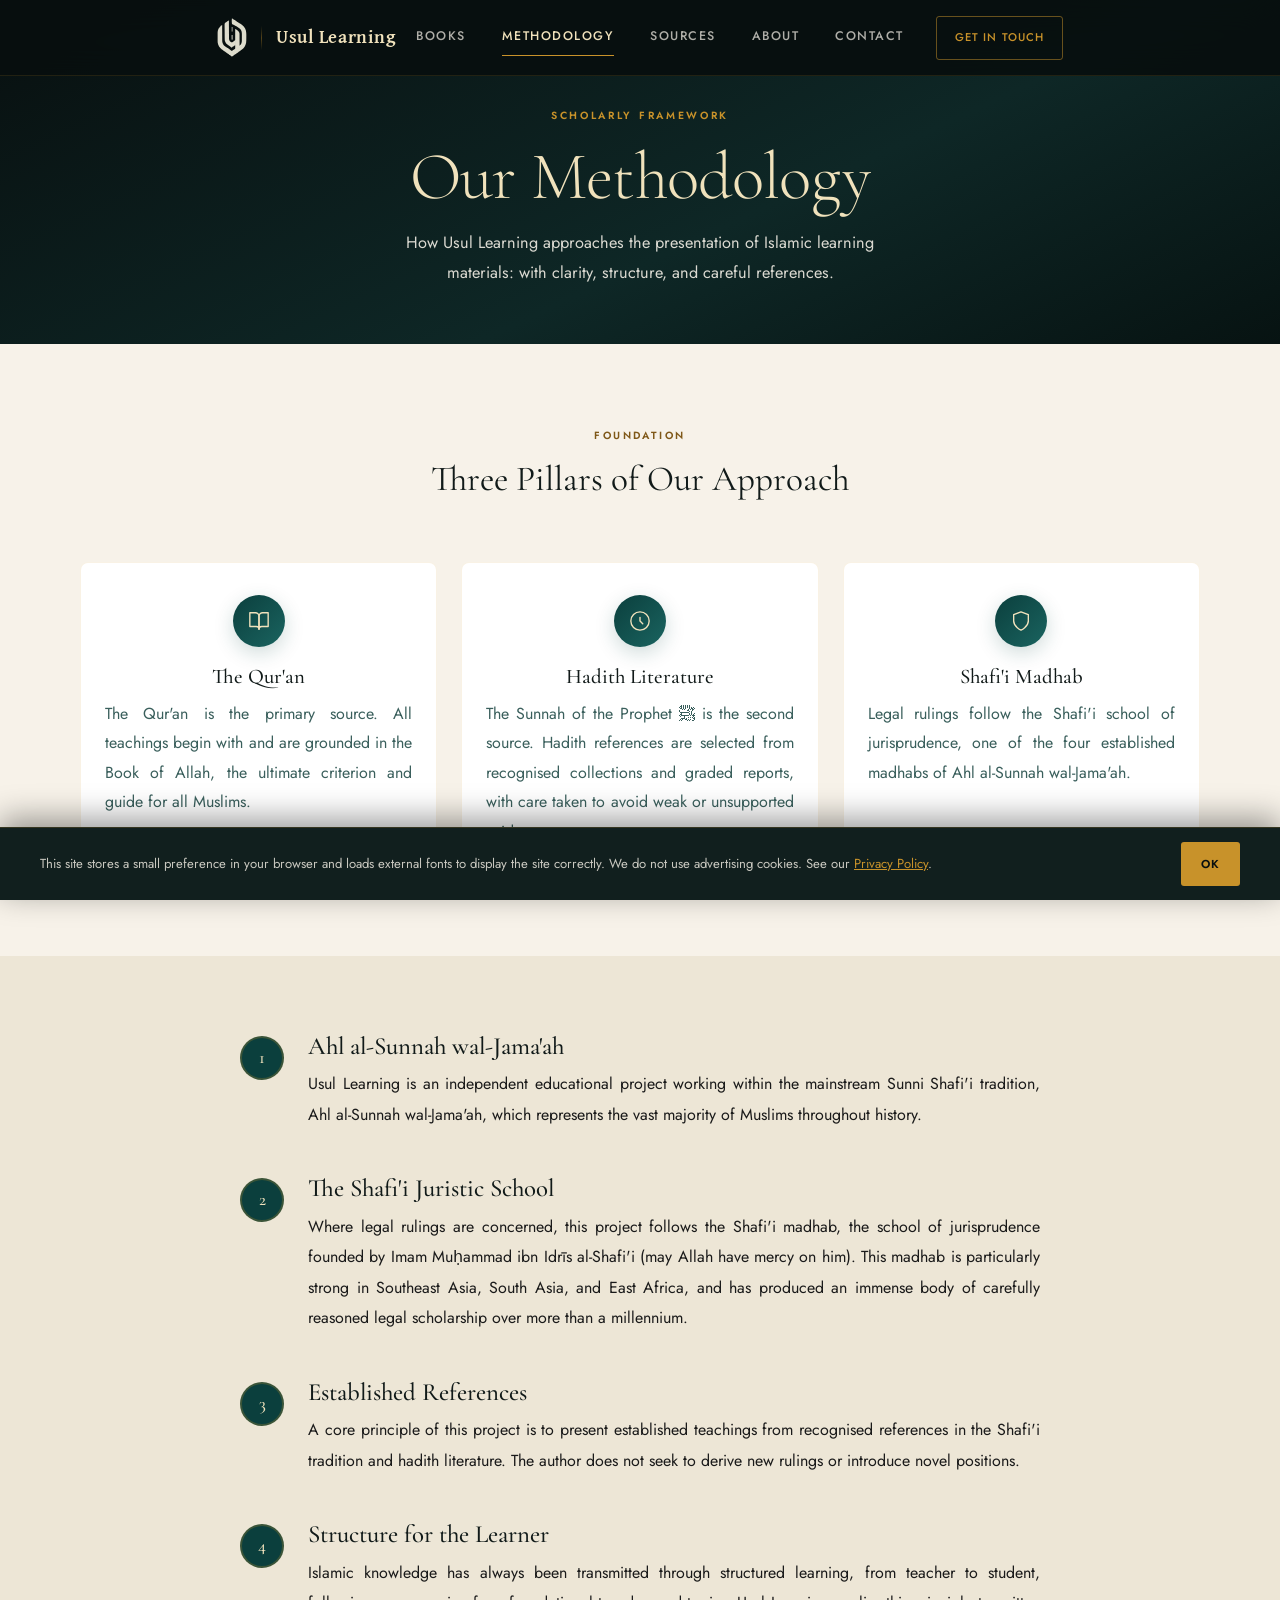
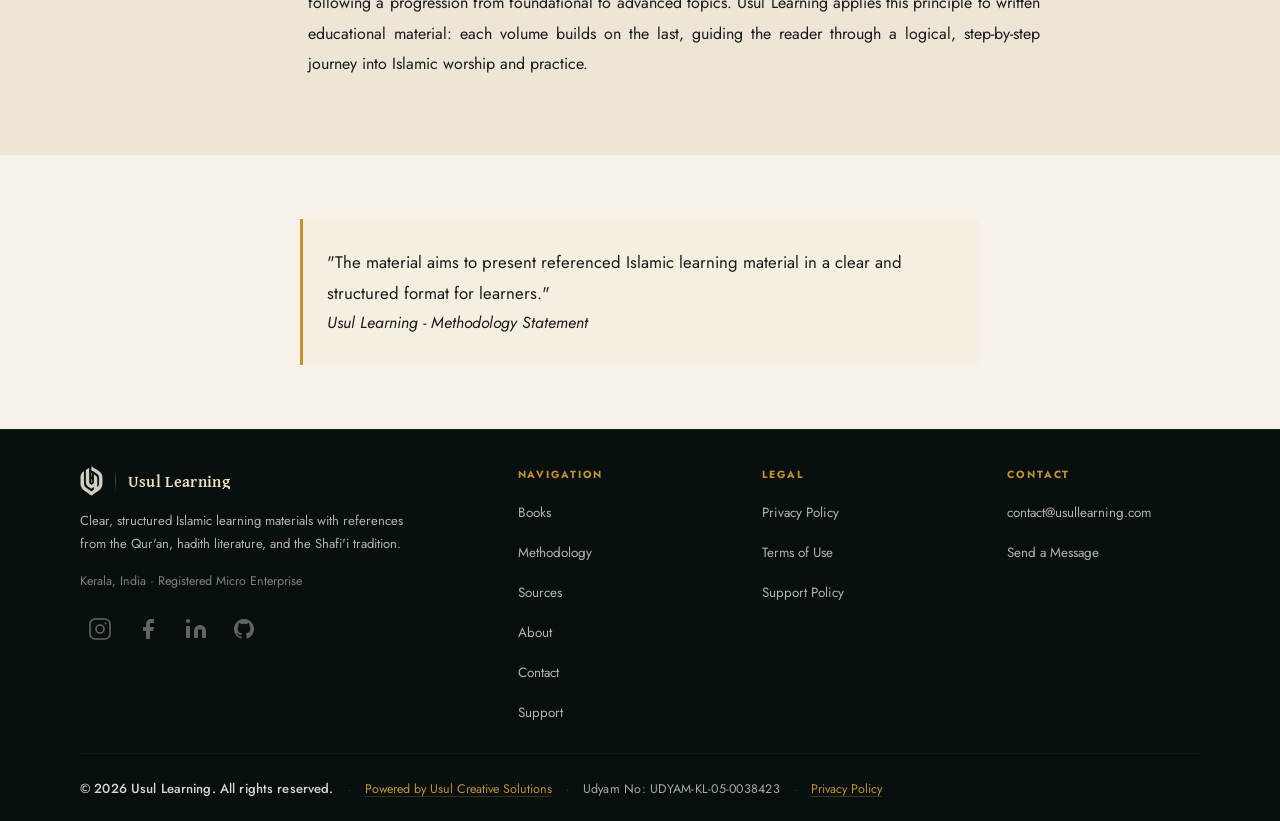
<file: methodology.html>
<!DOCTYPE html>
<html lang="en">
<head>
  <meta charset="UTF-8" />
  <meta name="viewport" content="width=device-width, initial-scale=1.0" />
  <title>Our Methodology - Usul Learning | Shafi'i Scholarly Approach</title>
  <meta name="description" content="How Usul Learning approaches Islamic education with references from the Qur'an, hadith literature, and the Shafi'i madhhab." />
  <meta name="author" content="Muhammed Faheem" />
  <meta name="robots" content="index, follow" />
  <link rel="canonical" href="https://usullearning.com/methodology" />
  <meta property="og:type" content="website" />
  <meta property="og:url" content="https://usullearning.com/methodology" />
  <meta property="og:site_name" content="Usul Learning" />
  <meta property="og:title" content="Our Methodology - Usul Learning | Shafi'i Scholarly Approach" />
  <meta property="og:description" content="How Usul Learning approaches Islamic education with references from the Qur'an, hadith literature, and the Shafi'i madhhab." />
  <meta property="og:image" content="https://usullearning.com/assets/og-preview.jpg" />
  <meta property="og:image:width" content="1920" />
  <meta property="og:image:height" content="1080" />
  <meta property="og:image:type" content="image/jpeg" />
  <meta property="og:locale" content="en_US" />
  <meta name="twitter:card" content="summary_large_image" />
  <meta name="twitter:site" content="@usullearning" />
  <meta name="twitter:title" content="Our Methodology - Usul Learning | Shafi'i Scholarly Approach" />
  <meta name="twitter:description" content="How Usul Learning approaches Islamic education with references from the Qur'an, hadith literature, and the Shafi'i madhhab." />
  <meta name="twitter:image" content="https://usullearning.com/assets/og-preview.jpg" />
  
  <link rel="icon" type="image/png" sizes="96x96" href="/favicon-96x96.png?v=3">
  <link rel="icon" type="image/png" sizes="48x48" href="/favicon-48x48.png?v=3">
  <link rel="icon" type="image/png" sizes="32x32" href="/favicon-32x32.png?v=3">
  <link rel="icon" type="image/png" sizes="16x16" href="/favicon-16x16.png?v=3">
  <link rel="icon" href="/favicon.ico?v=3" sizes="16x16 32x32 48x48">
  <link rel="apple-touch-icon" sizes="180x180" href="/apple-touch-icon.png?v=3">
  <link rel="manifest" href="/site.webmanifest?v=3">
  <!-- Fix: non-blocking Google Fonts via <link> instead of @import -->
  <link rel="preconnect" href="https://fonts.googleapis.com" />
  <link rel="preconnect" href="https://fonts.gstatic.com" crossorigin />
  <link rel="stylesheet" href="https://fonts.googleapis.com/css2?family=Cormorant+Garamond:ital,wght@0,300;0,400;0,500;0,600;0,700;1,300;1,400;1,500&family=Gentium+Plus:wght@700&family=Jost:wght@300;400;500;600&family=Amiri:ital,wght@0,400;0,700;1,400&display=swap" />
  <link rel="stylesheet" href="styles.css" />
  <noscript><style>.fade-up{opacity:1 !important;transform:none !important}</style></noscript>
</head>
<body>

  <!-- Cookie Notice Banner -->
  <div id="cookieBanner" class="cookie-banner hidden" role="region" aria-label="Cookie notice">
    <p>This site stores a small preference in your browser and loads external fonts to display the site correctly. We do not use advertising cookies. See our <a href="privacy">Privacy Policy</a>.</p>
    <div class="cookie-banner__actions">
      <button id="cookieDismiss" class="btn btn--gold btn--cookie">OK</button>
    </div>
  </div>
  <a href="#main-content" class="skip-link">Skip to main content</a>

  <!-- NAV -->
  <header role="banner">
  <nav class="nav" role="navigation" aria-label="Main navigation">
    <div class="container">
      <div class="nav__inner">
        <a href="/" class="nav__logo" aria-label="Usul Learning - Home">
          <img src="assets/logo/usullearning-logo.svg" width="267" height="351" decoding="async" alt="" class="nav__logo-img" aria-hidden="true" />
          <div class="nav__logo-divider" aria-hidden="true"></div>
          <div class="nav__logo-text">
            <span class="nav__logo-name">Usul Learning</span>
          </div>
        </a>
        <ul class="nav__links" role="list">
          <li><a href="books" class="nav__link">Books</a></li>
          <li><a href="methodology" class="nav__link active">Methodology</a></li>
          <li><a href="sources" class="nav__link">Sources</a></li>
          <li><a href="about" class="nav__link">About</a></li>
          <li><a href="contact" class="nav__link">Contact</a></li>
        </ul>
        <a href="contact" class="nav__cta">Get in Touch</a>
        <button class="nav__toggle" aria-label="Toggle menu" aria-expanded="false" aria-controls="mobileNav">
          <span></span><span></span><span></span>
        </button>
      </div>
    </div>
  </nav>
  <div class="nav__mobile" id="mobileNav">
    <a href="/" class="nav__link">Home</a>
    <a href="books" class="nav__link">Books</a>
    <a href="methodology" class="nav__link">Methodology</a>
    <a href="sources" class="nav__link">Sources</a>
    <a href="about" class="nav__link">About</a>
    <a href="contact" class="nav__link">Contact</a>
  </div>
  </header>
  <main id="main-content" role="main">
  <div class="page-hero"><div class="container">
    <div class="page-hero__eyebrow fade-up">Scholarly Framework</div>
    <h1 class="page-hero__title fade-up delay-1">Our Methodology</h1>
    <p class="page-hero__desc fade-up delay-2">How Usul Learning approaches the presentation of Islamic learning materials: with clarity, structure, and careful references.</p>
  </div></div>

  <section class="section method">
    <div class="container">
      <div class="section-header fade-up">
        <div class="section-header__eyebrow">Foundation</div>
        <h2 class="section-header__title">Three Pillars of Our Approach</h2>
      </div>
      <div class="method__grid">
        <div class="method__card fade-up delay-1">
          <div class="method__icon"><svg xmlns="http://www.w3.org/2000/svg" viewBox="0 0 24 24" fill="none" stroke="currentColor" stroke-width="1.5" stroke-linecap="round" stroke-linejoin="round" aria-hidden="true" focusable="false"><path d="M2 3h6a4 4 0 0 1 4 4v14a3 3 0 0 0-3-3H2z"/><path d="M22 3h-6a4 4 0 0 0-4 4v14a3 3 0 0 1 3-3h7z"/></svg></div>
          <h3 class="method__title">The Qur'an</h3>
          <p class="method__desc">The Qur'an is the primary source. All teachings begin with and are grounded in the Book of Allah, the ultimate criterion and guide for all Muslims.</p>
        </div>
        <div class="method__card fade-up delay-2">
          <div class="method__icon"><svg xmlns="http://www.w3.org/2000/svg" viewBox="0 0 24 24" fill="none" stroke="currentColor" stroke-width="1.5" stroke-linecap="round" stroke-linejoin="round" aria-hidden="true" focusable="false"><circle cx="12" cy="12" r="10"/><path d="M12 8v4l3 3"/></svg></div>
          <h3 class="method__title">Hadith Literature</h3>
          <p class="method__desc">The Sunnah of the Prophet ﷺ is the second source. Hadith references are selected from recognised collections and graded reports, with care taken to avoid weak or unsupported evidence.</p>
        </div>
        <div class="method__card fade-up delay-3">
          <div class="method__icon"><svg xmlns="http://www.w3.org/2000/svg" viewBox="0 0 24 24" fill="none" stroke="currentColor" stroke-width="1.5" stroke-linecap="round" stroke-linejoin="round" aria-hidden="true" focusable="false"><path d="M12 22s8-4 8-10V5l-8-3-8 3v7c0 6 8 10 8 10z"/></svg></div>
          <h3 class="method__title">Shafi'i Madhab</h3>
          <p class="method__desc">Legal rulings follow the Shafi'i school of jurisprudence, one of the four established madhabs of Ahl al-Sunnah wal-Jama'ah.</p>
        </div>
      </div>
    </div>
  </section>

  <section class="section meth-principles" aria-labelledby="principles-heading">
    <div class="container">
      <div class="meth-principles__inner">
        <h2 id="principles-heading" class="visually-hidden">Our Four Guiding Principles</h2>
        <div class="method-step fade-up">
          <div class="method-step__num"><span>1</span></div>
          <div class="method-step__content">
            <h3>Ahl al-Sunnah wal-Jama'ah</h3>
            <p>Usul Learning is an independent educational project working within the mainstream Sunni Shafi'i tradition, Ahl al-Sunnah wal-Jama'ah, which represents the vast majority of Muslims throughout history.</p>
          </div>
        </div>
        <div class="method-step fade-up delay-1">
          <div class="method-step__num"><span>2</span></div>
          <div class="method-step__content">
            <h3>The Shafi'i Juristic School</h3>
            <p>Where legal rulings are concerned, this project follows the Shafi'i madhab, the school of jurisprudence founded by Imam Muḥammad ibn Idrīs al-Shafi'i (may Allah have mercy on him). This madhab is particularly strong in Southeast Asia, South Asia, and East Africa, and has produced an immense body of carefully reasoned legal scholarship over more than a millennium.</p>
          </div>
        </div>
        <div class="method-step fade-up delay-2">
          <div class="method-step__num"><span>3</span></div>
          <div class="method-step__content">
            <h3>Established References</h3>
            <p>A core principle of this project is to present established teachings from recognised references in the Shafi'i tradition and hadith literature. The author does not seek to derive new rulings or introduce novel positions.</p>
          </div>
        </div>
        <div class="method-step fade-up delay-3">
          <div class="method-step__num"><span>4</span></div>
          <div class="method-step__content">
            <h3>Structure for the Learner</h3>
            <p>Islamic knowledge has always been transmitted through structured learning, from teacher to student, following a progression from foundational to advanced topics. Usul Learning applies this principle to written educational material: each volume builds on the last, guiding the reader through a logical, step-by-step journey into Islamic worship and practice.</p>
          </div>
        </div>
      </div>
    </div>
  </section>

  <section class="section--sm meth-quote-section">
    <div class="container">
      <div class="meth-quote-box fade-up">
        <p>"The material aims to present referenced Islamic learning material in a clear and structured format for learners."</p>
        <cite>Usul Learning - Methodology Statement</cite>
      </div>
    </div>
  </section>

  

  <!-- NOTIFY -->


  </main>


  <footer class="footer" role="contentinfo">
    <div class="container">
      <div class="footer__grid">
        <div>
          <div class="footer__brand-logo">
            <img src="assets/logo/usullearning-logo.svg" width="267" height="351" decoding="async" alt="" class="footer__brand-img" aria-hidden="true" />
            <div class="footer__brand-divider" aria-hidden="true"></div>
            <div class="footer__brand-text">
              <div class="footer__brand-name">Usul Learning</div>
            </div>
          </div>
          <p class="footer__brand-desc">Clear, structured Islamic learning materials with references from the Qur'an, hadith literature, and the Shafi'i tradition.</p>
          <!-- Fix: Physical address added for Consumer Protection Rules 2020 compliance -->
          <p class="footer__disclaimer">Kerala, India · Registered Micro Enterprise</p>
          <div class="footer__social">
            <a href="https://www.instagram.com/usul.learning/" target="_blank" rel="noopener noreferrer" class="footer__social-link" aria-label="Usul Learning on Instagram">
              <svg xmlns="http://www.w3.org/2000/svg" viewBox="0 0 24 24" fill="none" stroke="currentColor" stroke-width="1.6" stroke-linecap="round" stroke-linejoin="round" aria-hidden="true" focusable="false"><rect x="2" y="2" width="20" height="20" rx="5" ry="5"/><circle cx="12" cy="12" r="4"/><circle cx="17.5" cy="6.5" r="1" fill="currentColor" stroke="none"/></svg>
            </a>
            <a href="https://www.facebook.com/usullearning/" target="_blank" rel="noopener noreferrer" class="footer__social-link" aria-label="Usul Learning on Facebook">
              <svg xmlns="http://www.w3.org/2000/svg" viewBox="0 0 24 24" fill="currentColor" aria-hidden="true" focusable="false"><path d="M18 2h-3a5 5 0 0 0-5 5v3H7v4h3v8h4v-8h3l1-4h-4V7a1 1 0 0 1 1-1h3z"/></svg>
            </a>
            <a href="https://www.linkedin.com/company/usullearning" target="_blank" rel="noopener noreferrer" class="footer__social-link" aria-label="Usul Learning on LinkedIn">
              <svg xmlns="http://www.w3.org/2000/svg" viewBox="0 0 24 24" fill="currentColor" aria-hidden="true" focusable="false"><path d="M16 8a6 6 0 0 1 6 6v7h-4v-7a2 2 0 0 0-2-2 2 2 0 0 0-2 2v7h-4v-7a6 6 0 0 1 6-6z"/><rect x="2" y="9" width="4" height="12"/><circle cx="4" cy="4" r="2"/></svg>
            </a>
            <a href="https://github.com/usullearning" target="_blank" rel="noopener noreferrer" class="footer__social-link" aria-label="Usul Learning on GitHub">
              <svg xmlns="http://www.w3.org/2000/svg" viewBox="0 0 24 24" fill="currentColor" aria-hidden="true" focusable="false"><path d="M12 2C6.477 2 2 6.477 2 12c0 4.42 2.865 8.166 6.839 9.489.5.092.682-.217.682-.482 0-.237-.008-.866-.013-1.7-2.782.603-3.369-1.342-3.369-1.342-.454-1.155-1.11-1.463-1.11-1.463-.908-.62.069-.608.069-.608 1.003.07 1.531 1.03 1.531 1.03.892 1.529 2.341 1.087 2.91.832.092-.647.35-1.088.636-1.338-2.22-.253-4.555-1.11-4.555-4.943 0-1.091.39-1.984 1.029-2.683-.103-.253-.446-1.27.098-2.647 0 0 .84-.269 2.75 1.025A9.578 9.578 0 0 1 12 6.836c.85.004 1.705.114 2.504.336 1.909-1.294 2.747-1.025 2.747-1.025.546 1.377.202 2.394.1 2.647.64.699 1.028 1.592 1.028 2.683 0 3.842-2.339 4.687-4.566 4.935.359.309.678.919.678 1.852 0 1.336-.012 2.415-.012 2.743 0 .267.18.578.688.48C19.138 20.163 22 16.418 22 12c0-5.523-4.477-10-10-10z"/></svg>
            </a>
          </div>
        </div>
        <div>
          <div class="footer__col-title">Navigation</div>
          <ul class="footer__links" role="list">
            <li><a href="books" class="footer__link">Books</a></li>
            <li><a href="methodology" class="footer__link">Methodology</a></li>
            <li><a href="sources" class="footer__link">Sources</a></li>
            <li><a href="about" class="footer__link">About</a></li>
            <li><a href="contact" class="footer__link">Contact</a></li>
            <li><a href="support" class="footer__link">Support</a></li>
          </ul>
        </div>
        <div>
          <div class="footer__col-title">Legal</div>
          <ul class="footer__links" role="list">
            <li><a href="privacy" class="footer__link">Privacy Policy</a></li>
            <li><a href="terms" class="footer__link">Terms of Use</a></li>
            <li><a href="support-policy" class="footer__link">Support Policy</a></li>
          </ul>
        </div>
        <div>
          <div class="footer__col-title">Contact</div>
          <ul class="footer__links" role="list">
            <li><a href="mailto:contact@usullearning.com" class="footer__link">contact@usullearning.com</a></li>
            <li><a href="contact" class="footer__link">Send a Message</a></li>
          </ul>
        </div>
      </div>
      <div class="footer__bottom">
        <div class="footer__bottom-single">
          <span class="footer__bottom-copy">© 2026 Usul Learning. All rights reserved.</span>
          <span class="footer__bottom-sep">·</span>
          <a href="https://usulcs.com" target="_blank" rel="noopener noreferrer" class="footer__bottom-attr-link" aria-label="Powered by Usul Creative Solutions">Powered by Usul Creative Solutions</a>
          <span class="footer__bottom-sep">·</span>
          <span class="footer__bottom-meta">Udyam No: UDYAM-KL-05-0038423</span>
          <span class="footer__bottom-sep">·</span>
          <a href="privacy" class="footer__bottom-link">Privacy Policy</a>
        </div>
      </div>
    </div>
  </footer>
  <script src="main.js"></script>
</body>
</html>
</file>
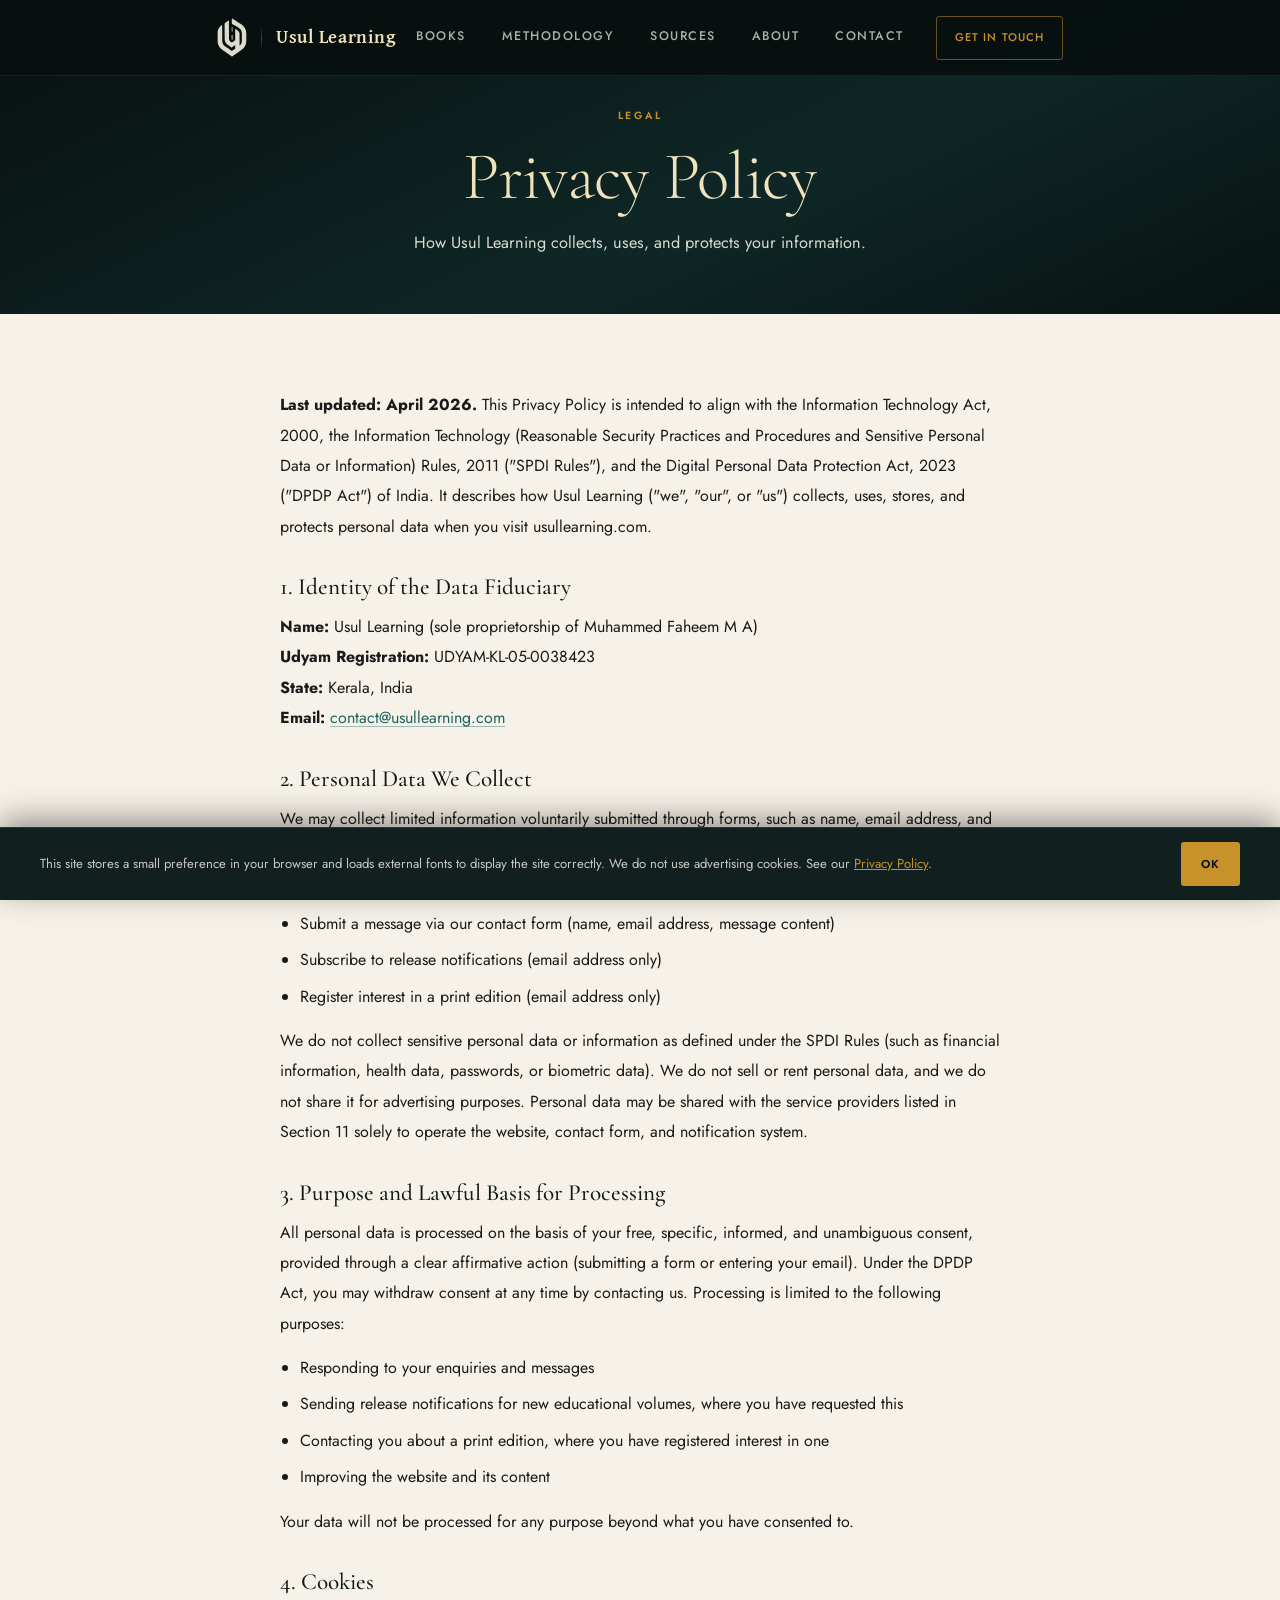
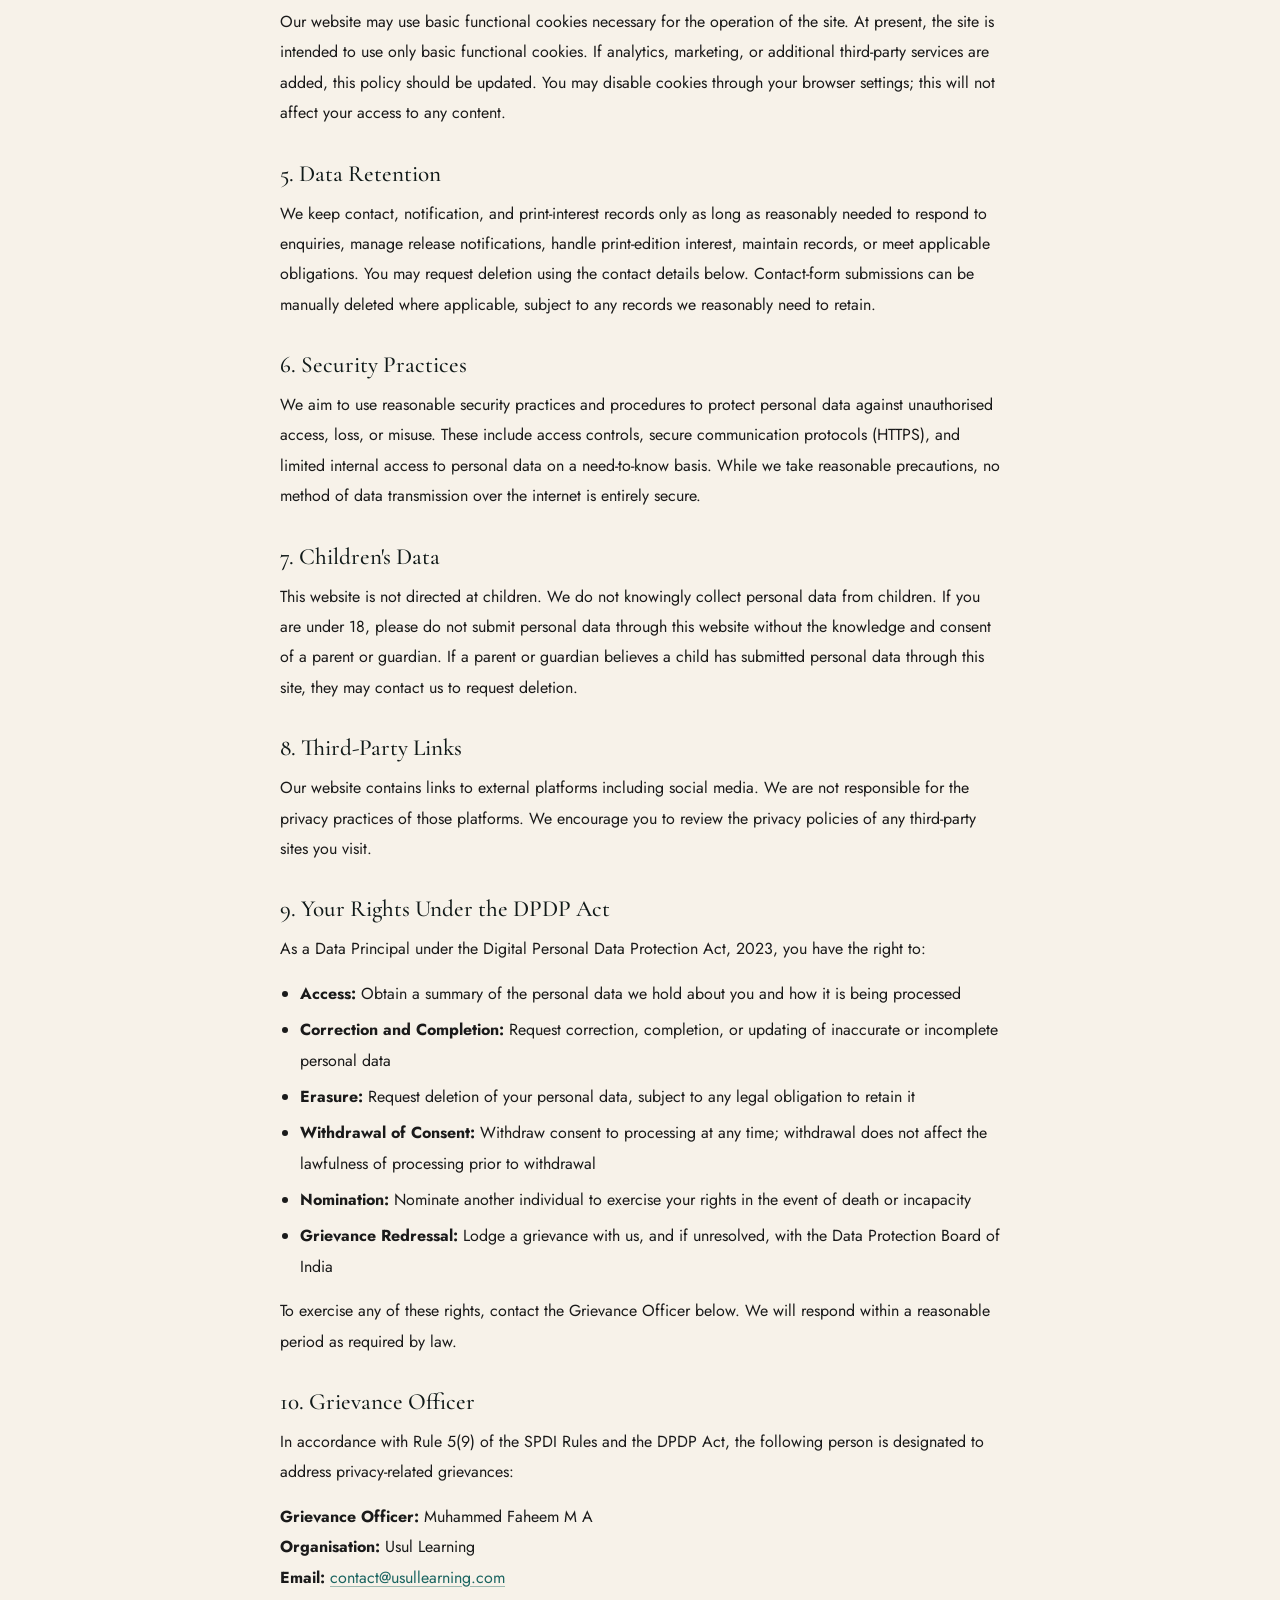
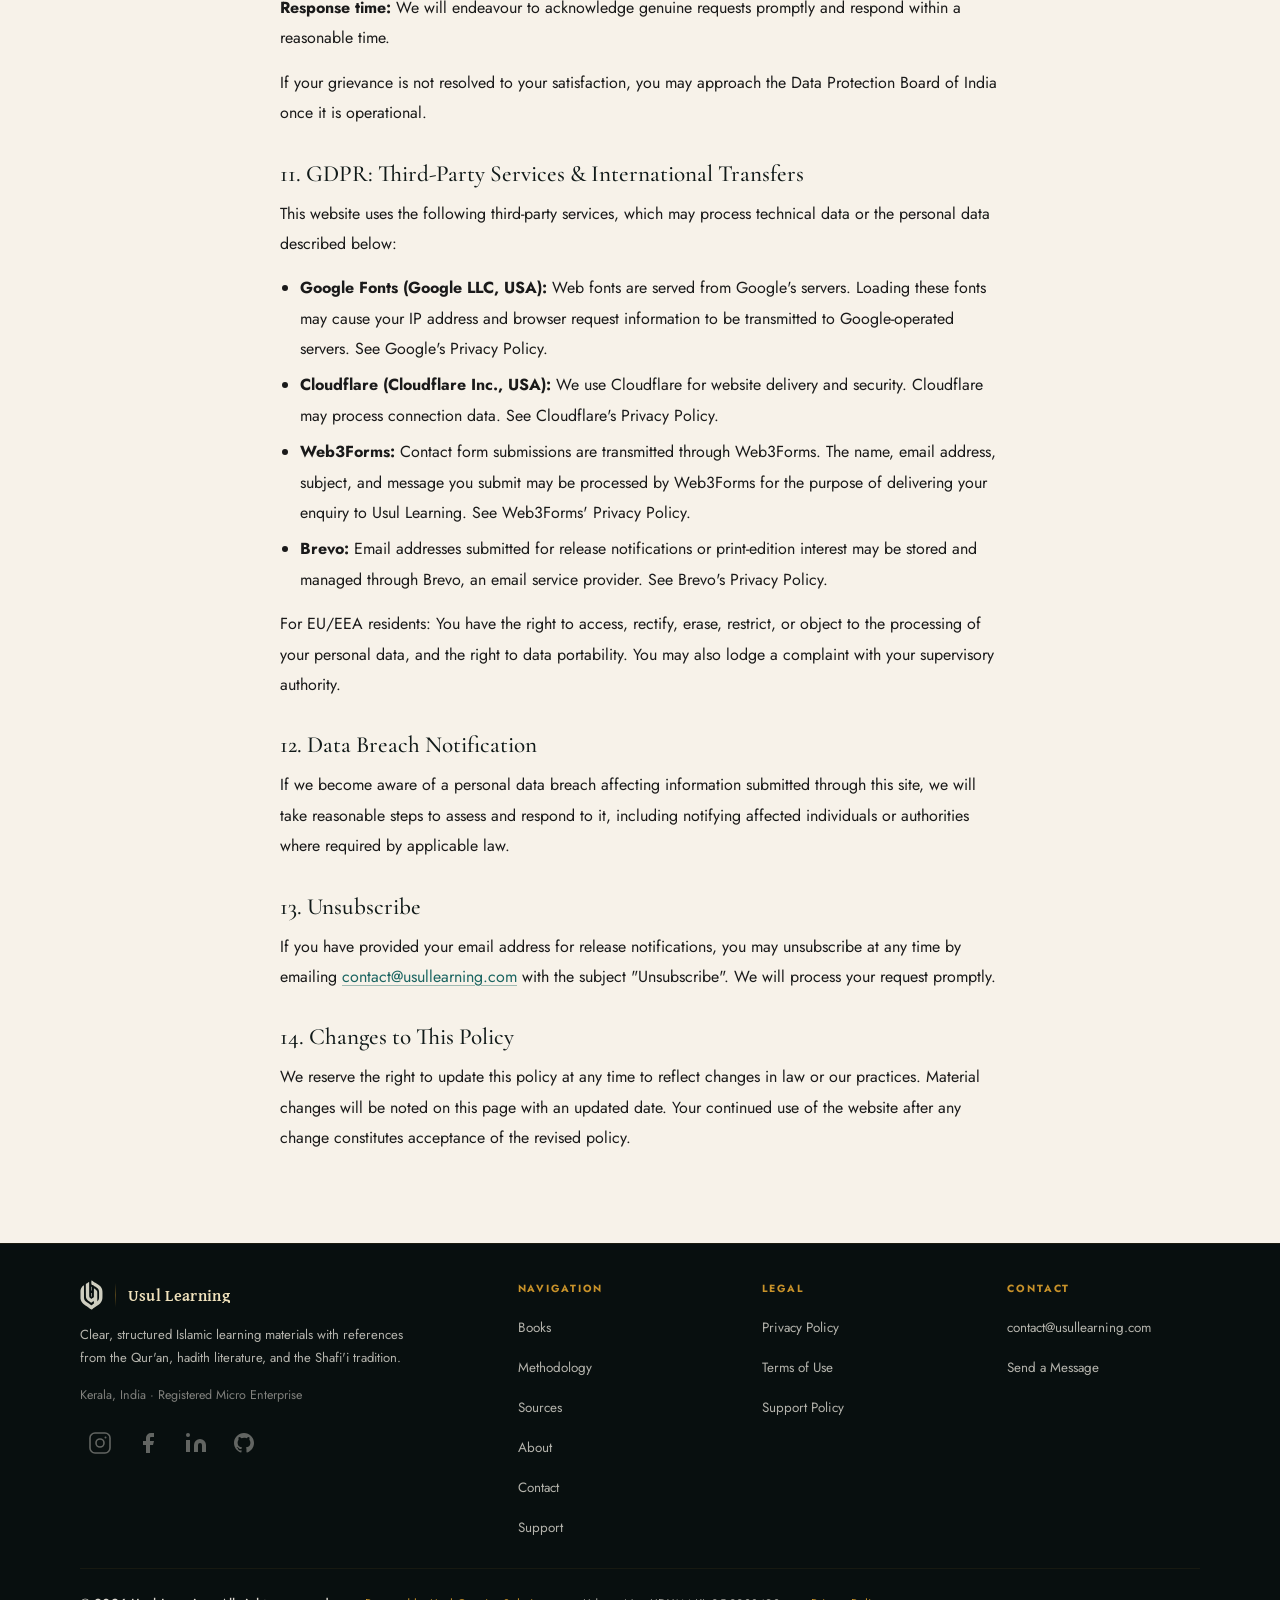
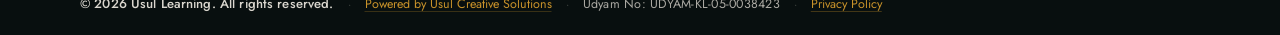
<file: privacy.html>
<!DOCTYPE html>
<html lang="en">
<head>
  <meta charset="UTF-8" />
  <meta name="viewport" content="width=device-width, initial-scale=1.0" />
  <meta name="robots" content="noindex, follow" />
  <title>Privacy Policy - Usul Learning</title>
  <meta name="description" content="How Usul Learning collects, uses, and protects your personal information, intended to align with the DPDP Act 2023 and Indian privacy law." />
  <meta name="author" content="Muhammed Faheem" />
  <link rel="canonical" href="https://usullearning.com/privacy" />
  <meta property="og:type" content="website" />
  <meta property="og:url" content="https://usullearning.com/privacy" />
  <meta property="og:site_name" content="Usul Learning" />
  <meta property="og:title" content="Privacy Policy - Usul Learning" />
  <meta property="og:description" content="How Usul Learning collects, uses, and protects your personal information, intended to align with the DPDP Act 2023 and Indian privacy law." />
  <meta property="og:image" content="https://usullearning.com/assets/og-preview.jpg" />
  <meta property="og:image:width" content="1920" />
  <meta property="og:image:height" content="1080" />
  <meta property="og:image:type" content="image/jpeg" />
  <meta property="og:locale" content="en_US" />
  <meta name="twitter:card" content="summary_large_image" />
  <meta name="twitter:site" content="@usullearning" />
  <meta name="twitter:title" content="Privacy Policy - Usul Learning" />
  <meta name="twitter:description" content="How Usul Learning collects, uses, and protects your personal information, intended to align with the DPDP Act 2023 and Indian privacy law." />
  <meta name="twitter:image" content="https://usullearning.com/assets/og-preview.jpg" />
  
  <link rel="icon" type="image/png" sizes="96x96" href="/favicon-96x96.png?v=3">
  <link rel="icon" type="image/png" sizes="48x48" href="/favicon-48x48.png?v=3">
  <link rel="icon" type="image/png" sizes="32x32" href="/favicon-32x32.png?v=3">
  <link rel="icon" type="image/png" sizes="16x16" href="/favicon-16x16.png?v=3">
  <link rel="icon" href="/favicon.ico?v=3" sizes="16x16 32x32 48x48">
  <link rel="apple-touch-icon" sizes="180x180" href="/apple-touch-icon.png?v=3">
  <link rel="manifest" href="/site.webmanifest?v=3">
  <!-- Fix: non-blocking Google Fonts via <link> instead of @import -->
  <link rel="preconnect" href="https://fonts.googleapis.com" />
  <link rel="preconnect" href="https://fonts.gstatic.com" crossorigin />
  <link rel="stylesheet" href="https://fonts.googleapis.com/css2?family=Cormorant+Garamond:ital,wght@0,300;0,400;0,500;0,600;0,700;1,300;1,400;1,500&family=Gentium+Plus:wght@700&family=Jost:wght@300;400;500;600&family=Amiri:ital,wght@0,400;0,700;1,400&display=swap" />
  <link rel="stylesheet" href="styles.css" />
  <noscript><style>.fade-up{opacity:1 !important;transform:none !important}</style></noscript>
</head>
<body>

  <!-- Cookie Notice Banner -->
  <div id="cookieBanner" class="cookie-banner hidden" role="region" aria-label="Cookie notice">
    <p>This site stores a small preference in your browser and loads external fonts to display the site correctly. We do not use advertising cookies. See our <a href="privacy">Privacy Policy</a>.</p>
    <div class="cookie-banner__actions">
      <button id="cookieDismiss" class="btn btn--gold btn--cookie">OK</button>
    </div>
  </div>
  <a href="#main-content" class="skip-link">Skip to main content</a>

  <!-- NAV -->
  <header role="banner">
  <nav class="nav" role="navigation" aria-label="Main navigation">
    <div class="container">
      <div class="nav__inner">
        <a href="/" class="nav__logo" aria-label="Usul Learning - Home">
          <img src="assets/logo/usullearning-logo.svg" width="267" height="351" decoding="async" alt="" class="nav__logo-img" aria-hidden="true" />
          <div class="nav__logo-divider" aria-hidden="true"></div>
          <div class="nav__logo-text">
            <span class="nav__logo-name">Usul Learning</span>
          </div>
        </a>
        <ul class="nav__links" role="list">
          <li><a href="books" class="nav__link">Books</a></li>
          <li><a href="methodology" class="nav__link">Methodology</a></li>
          <li><a href="sources" class="nav__link">Sources</a></li>
          <li><a href="about" class="nav__link">About</a></li>
          <li><a href="contact" class="nav__link">Contact</a></li>
        </ul>
        <a href="contact" class="nav__cta">Get in Touch</a>
        <button class="nav__toggle" aria-label="Toggle menu" aria-expanded="false" aria-controls="mobileNav">
          <span></span><span></span><span></span>
        </button>
      </div>
    </div>
  </nav>
  <div class="nav__mobile" id="mobileNav">
    <a href="/" class="nav__link">Home</a>
    <a href="books" class="nav__link">Books</a>
    <a href="methodology" class="nav__link">Methodology</a>
    <a href="sources" class="nav__link">Sources</a>
    <a href="about" class="nav__link">About</a>
    <a href="contact" class="nav__link">Contact</a>
  </div>
  </header>
  <main id="main-content" role="main">
  <div class="page-hero"><div class="container">
    <div class="page-hero__eyebrow fade-up">Legal</div>
    <h1 class="page-hero__title fade-up delay-1">Privacy Policy</h1>
    <p class="page-hero__desc fade-up delay-2">How Usul Learning collects, uses, and protects your information.</p>
  </div></div>

  <section class="section legal-section">
    <div class="container">
      <div class="legal-section__inner legal-content fade-up">

        <p><strong>Last updated: April 2026.</strong> This Privacy Policy is intended to align with the Information Technology Act, 2000, the Information Technology (Reasonable Security Practices and Procedures and Sensitive Personal Data or Information) Rules, 2011 ("SPDI Rules"), and the Digital Personal Data Protection Act, 2023 ("DPDP Act") of India. It describes how Usul Learning ("we", "our", or "us") collects, uses, stores, and protects personal data when you visit usullearning.com.</p>

        <h2>1. Identity of the Data Fiduciary</h2>
        <p><strong>Name:</strong> Usul Learning (sole proprietorship of Muhammed Faheem M A)<br>
        <strong>Udyam Registration:</strong> UDYAM-KL-05-0038423<br>
        <strong>State:</strong> Kerala, India<br>
        <strong>Email:</strong> <a href="mailto:contact@usullearning.com" class="link--gold">contact@usullearning.com</a></p>

        <h2>2. Personal Data We Collect</h2>
        <p>We may collect limited information voluntarily submitted through forms, such as name, email address, and message content. We do not require account creation to access any content on this website. Personal data may be collected when you:</p>
        <ul>
          <li>Submit a message via our contact form (name, email address, message content)</li>
          <li>Subscribe to release notifications (email address only)</li>
          <li>Register interest in a print edition (email address only)</li>
        </ul>
        <p>We do not collect sensitive personal data or information as defined under the SPDI Rules (such as financial information, health data, passwords, or biometric data). We do not sell or rent personal data, and we do not share it for advertising purposes. Personal data may be shared with the service providers listed in Section 11 solely to operate the website, contact form, and notification system.</p>

        <h2>3. Purpose and Lawful Basis for Processing</h2>
        <p>All personal data is processed on the basis of your free, specific, informed, and unambiguous consent, provided through a clear affirmative action (submitting a form or entering your email). Under the DPDP Act, you may withdraw consent at any time by contacting us. Processing is limited to the following purposes:</p>
        <ul>
          <li>Responding to your enquiries and messages</li>
          <li>Sending release notifications for new educational volumes, where you have requested this</li>
          <li>Contacting you about a print edition, where you have registered interest in one</li>
          <li>Improving the website and its content</li>
        </ul>
        <p>Your data will not be processed for any purpose beyond what you have consented to.</p>

        <h2>4. Cookies</h2>
        <p>Our website may use basic functional cookies necessary for the operation of the site. At present, the site is intended to use only basic functional cookies. If analytics, marketing, or additional third-party services are added, this policy should be updated. You may disable cookies through your browser settings; this will not affect your access to any content.</p>

        <h2>5. Data Retention</h2>
        <p>We keep contact, notification, and print-interest records only as long as reasonably needed to respond to enquiries, manage release notifications, handle print-edition interest, maintain records, or meet applicable obligations. You may request deletion using the contact details below. Contact-form submissions can be manually deleted where applicable, subject to any records we reasonably need to retain.</p>

        <h2>6. Security Practices</h2>
        <p>We aim to use reasonable security practices and procedures to protect personal data against unauthorised access, loss, or misuse. These include access controls, secure communication protocols (HTTPS), and limited internal access to personal data on a need-to-know basis. While we take reasonable precautions, no method of data transmission over the internet is entirely secure.</p>

        <h2>7. Children's Data</h2>
        <p>This website is not directed at children. We do not knowingly collect personal data from children. If you are under 18, please do not submit personal data through this website without the knowledge and consent of a parent or guardian. If a parent or guardian believes a child has submitted personal data through this site, they may contact us to request deletion.</p>

        <h2>8. Third-Party Links</h2>
        <p>Our website contains links to external platforms including social media. We are not responsible for the privacy practices of those platforms. We encourage you to review the privacy policies of any third-party sites you visit.</p>

        <h2>9. Your Rights Under the DPDP Act</h2>
        <p>As a Data Principal under the Digital Personal Data Protection Act, 2023, you have the right to:</p>
        <ul>
          <li><strong>Access:</strong> Obtain a summary of the personal data we hold about you and how it is being processed</li>
          <li><strong>Correction and Completion:</strong> Request correction, completion, or updating of inaccurate or incomplete personal data</li>
          <li><strong>Erasure:</strong> Request deletion of your personal data, subject to any legal obligation to retain it</li>
          <li><strong>Withdrawal of Consent:</strong> Withdraw consent to processing at any time; withdrawal does not affect the lawfulness of processing prior to withdrawal</li>
          <li><strong>Nomination:</strong> Nominate another individual to exercise your rights in the event of death or incapacity</li>
          <li><strong>Grievance Redressal:</strong> Lodge a grievance with us, and if unresolved, with the Data Protection Board of India</li>
        </ul>
        <p>To exercise any of these rights, contact the Grievance Officer below. We will respond within a reasonable period as required by law.</p>

        <h2>10. Grievance Officer</h2>
        <p>In accordance with Rule 5(9) of the SPDI Rules and the DPDP Act, the following person is designated to address privacy-related grievances:</p>
        <p><strong>Grievance Officer:</strong> Muhammed Faheem M A<br>
        <strong>Organisation:</strong> Usul Learning<br>
        <strong>Email:</strong> <a href="mailto:contact@usullearning.com" class="link--gold">contact@usullearning.com</a><br>
        <strong>Response time:</strong> We will endeavour to acknowledge genuine requests promptly and respond within a reasonable time.</p>
        <p>If your grievance is not resolved to your satisfaction, you may approach the Data Protection Board of India once it is operational.</p>
        <h2>11. GDPR: Third-Party Services &amp; International Transfers</h2>
        <p>This website uses the following third-party services, which may process technical data or the personal data described below:</p>
        <ul>
          <li><strong>Google Fonts (Google LLC, USA):</strong> Web fonts are served from Google's servers. Loading these fonts may cause your IP address and browser request information to be transmitted to Google-operated servers. See <a href="https://policies.google.com/privacy" target="_blank" rel="noopener">Google's Privacy Policy</a>.</li>
          <li><strong>Cloudflare (Cloudflare Inc., USA):</strong> We use Cloudflare for website delivery and security. Cloudflare may process connection data. See <a href="https://www.cloudflare.com/privacypolicy/" target="_blank" rel="noopener">Cloudflare's Privacy Policy</a>.</li>
          <li><strong>Web3Forms:</strong> Contact form submissions are transmitted through Web3Forms. The name, email address, subject, and message you submit may be processed by Web3Forms for the purpose of delivering your enquiry to Usul Learning. See <a href="https://web3forms.com/privacy" target="_blank" rel="noopener">Web3Forms' Privacy Policy</a>.</li>
          <li><strong>Brevo:</strong> Email addresses submitted for release notifications or print-edition interest may be stored and managed through Brevo, an email service provider. See <a href="https://www.brevo.com/legal/privacypolicy/" target="_blank" rel="noopener">Brevo's Privacy Policy</a>.</li>
        </ul>
        <p>For EU/EEA residents: You have the right to access, rectify, erase, restrict, or object to the processing of your personal data, and the right to data portability. You may also lodge a complaint with your supervisory authority.</p>

        <h2>12. Data Breach Notification</h2>
        <p>If we become aware of a personal data breach affecting information submitted through this site, we will take reasonable steps to assess and respond to it, including notifying affected individuals or authorities where required by applicable law.</p>

        <h2>13. Unsubscribe</h2>
        <p>If you have provided your email address for release notifications, you may unsubscribe at any time by emailing <a href="mailto:contact@usullearning.com" class="link--gold">contact@usullearning.com</a> with the subject "Unsubscribe". We will process your request promptly.</p>


        <h2>14. Changes to This Policy</h2>
        <p>We reserve the right to update this policy at any time to reflect changes in law or our practices. Material changes will be noted on this page with an updated date. Your continued use of the website after any change constitutes acceptance of the revised policy.</p>

      </div>
    </div>
  </section>

  </main>


  <footer class="footer" role="contentinfo">
    <div class="container">
      <div class="footer__grid">
        <div>
          <div class="footer__brand-logo">
            <img src="assets/logo/usullearning-logo.svg" width="267" height="351" decoding="async" alt="" class="footer__brand-img" aria-hidden="true" />
            <div class="footer__brand-divider" aria-hidden="true"></div>
            <div class="footer__brand-text">
              <div class="footer__brand-name">Usul Learning</div>
            </div>
          </div>
          <p class="footer__brand-desc">Clear, structured Islamic learning materials with references from the Qur'an, hadith literature, and the Shafi'i tradition.</p>
          <!-- Fix: Physical address added for Consumer Protection Rules 2020 compliance -->
          <p class="footer__disclaimer">Kerala, India · Registered Micro Enterprise</p>
          <div class="footer__social">
            <a href="https://www.instagram.com/usul.learning/" target="_blank" rel="noopener noreferrer" class="footer__social-link" aria-label="Usul Learning on Instagram">
              <svg xmlns="http://www.w3.org/2000/svg" viewBox="0 0 24 24" fill="none" stroke="currentColor" stroke-width="1.6" stroke-linecap="round" stroke-linejoin="round" aria-hidden="true" focusable="false"><rect x="2" y="2" width="20" height="20" rx="5" ry="5"/><circle cx="12" cy="12" r="4"/><circle cx="17.5" cy="6.5" r="1" fill="currentColor" stroke="none"/></svg>
            </a>
            <a href="https://www.facebook.com/usullearning/" target="_blank" rel="noopener noreferrer" class="footer__social-link" aria-label="Usul Learning on Facebook">
              <svg xmlns="http://www.w3.org/2000/svg" viewBox="0 0 24 24" fill="currentColor" aria-hidden="true" focusable="false"><path d="M18 2h-3a5 5 0 0 0-5 5v3H7v4h3v8h4v-8h3l1-4h-4V7a1 1 0 0 1 1-1h3z"/></svg>
            </a>
            <a href="https://www.linkedin.com/company/usullearning" target="_blank" rel="noopener noreferrer" class="footer__social-link" aria-label="Usul Learning on LinkedIn">
              <svg xmlns="http://www.w3.org/2000/svg" viewBox="0 0 24 24" fill="currentColor" aria-hidden="true" focusable="false"><path d="M16 8a6 6 0 0 1 6 6v7h-4v-7a2 2 0 0 0-2-2 2 2 0 0 0-2 2v7h-4v-7a6 6 0 0 1 6-6z"/><rect x="2" y="9" width="4" height="12"/><circle cx="4" cy="4" r="2"/></svg>
            </a>
            <a href="https://github.com/usullearning" target="_blank" rel="noopener noreferrer" class="footer__social-link" aria-label="Usul Learning on GitHub">
              <svg xmlns="http://www.w3.org/2000/svg" viewBox="0 0 24 24" fill="currentColor" aria-hidden="true" focusable="false"><path d="M12 2C6.477 2 2 6.477 2 12c0 4.42 2.865 8.166 6.839 9.489.5.092.682-.217.682-.482 0-.237-.008-.866-.013-1.7-2.782.603-3.369-1.342-3.369-1.342-.454-1.155-1.11-1.463-1.11-1.463-.908-.62.069-.608.069-.608 1.003.07 1.531 1.03 1.531 1.03.892 1.529 2.341 1.087 2.91.832.092-.647.35-1.088.636-1.338-2.22-.253-4.555-1.11-4.555-4.943 0-1.091.39-1.984 1.029-2.683-.103-.253-.446-1.27.098-2.647 0 0 .84-.269 2.75 1.025A9.578 9.578 0 0 1 12 6.836c.85.004 1.705.114 2.504.336 1.909-1.294 2.747-1.025 2.747-1.025.546 1.377.202 2.394.1 2.647.64.699 1.028 1.592 1.028 2.683 0 3.842-2.339 4.687-4.566 4.935.359.309.678.919.678 1.852 0 1.336-.012 2.415-.012 2.743 0 .267.18.578.688.48C19.138 20.163 22 16.418 22 12c0-5.523-4.477-10-10-10z"/></svg>
            </a>
          </div>
        </div>
        <div>
          <div class="footer__col-title">Navigation</div>
          <ul class="footer__links" role="list">
            <li><a href="books" class="footer__link">Books</a></li>
            <li><a href="methodology" class="footer__link">Methodology</a></li>
            <li><a href="sources" class="footer__link">Sources</a></li>
            <li><a href="about" class="footer__link">About</a></li>
            <li><a href="contact" class="footer__link">Contact</a></li>
            <li><a href="support" class="footer__link">Support</a></li>
          </ul>
        </div>
        <div>
          <div class="footer__col-title">Legal</div>
          <ul class="footer__links" role="list">
            <li><a href="privacy" class="footer__link">Privacy Policy</a></li>
            <li><a href="terms" class="footer__link">Terms of Use</a></li>
            <li><a href="support-policy" class="footer__link">Support Policy</a></li>
          </ul>
        </div>
        <div>
          <div class="footer__col-title">Contact</div>
          <ul class="footer__links" role="list">
            <li><a href="mailto:contact@usullearning.com" class="footer__link">contact@usullearning.com</a></li>
            <li><a href="contact" class="footer__link">Send a Message</a></li>
          </ul>
        </div>
      </div>
      <div class="footer__bottom">
        <div class="footer__bottom-single">
          <span class="footer__bottom-copy">© 2026 Usul Learning. All rights reserved.</span>
          <span class="footer__bottom-sep">·</span>
          <a href="https://usulcs.com" target="_blank" rel="noopener noreferrer" class="footer__bottom-attr-link" aria-label="Powered by Usul Creative Solutions">Powered by Usul Creative Solutions</a>
          <span class="footer__bottom-sep">·</span>
          <span class="footer__bottom-meta">Udyam No: UDYAM-KL-05-0038423</span>
          <span class="footer__bottom-sep">·</span>
          <a href="privacy" class="footer__bottom-link">Privacy Policy</a>
        </div>
      </div>
    </div>
  </footer>
  <script src="main.js"></script>
</body>
</html>
</file>
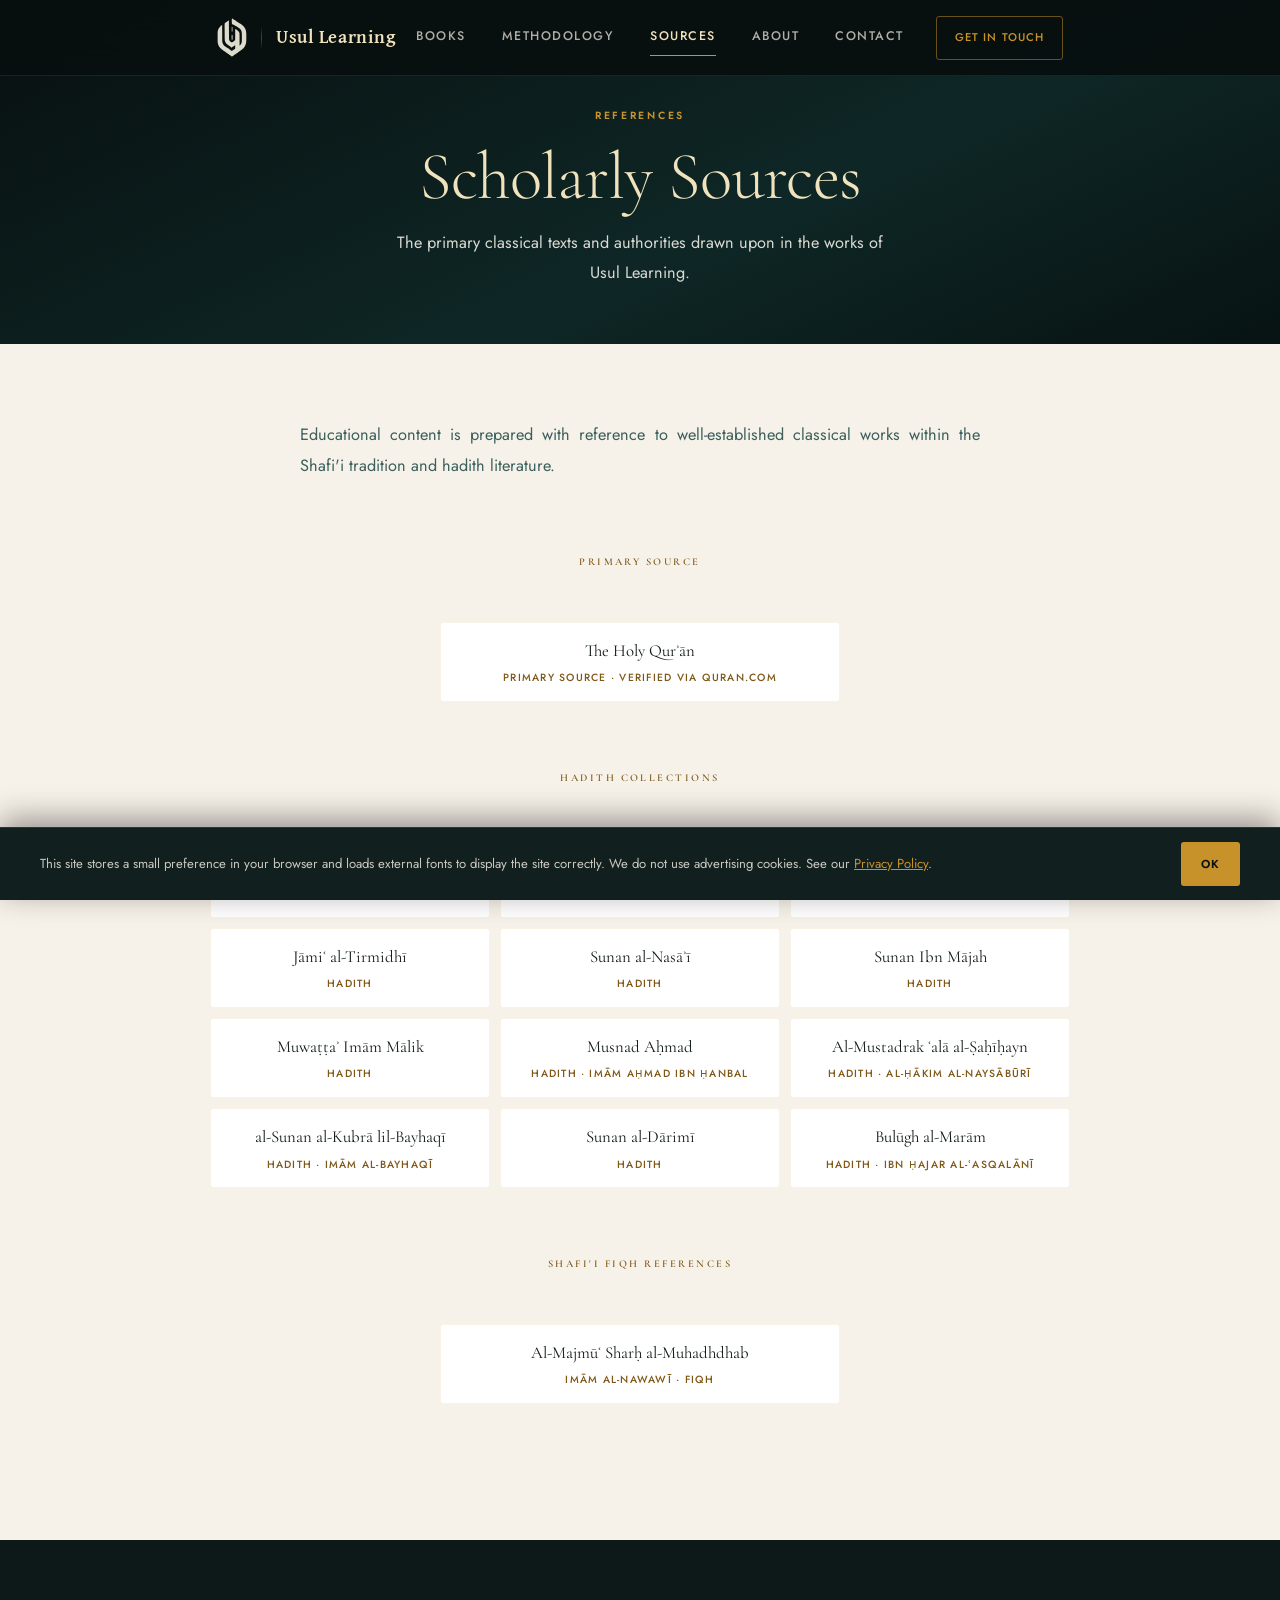
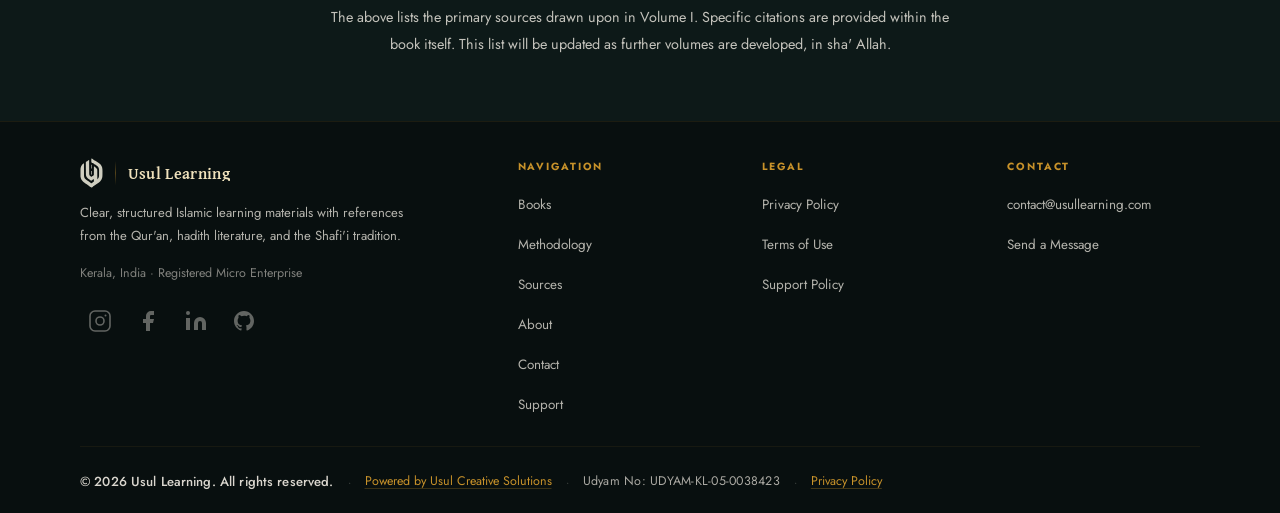
<file: sources.html>
<!DOCTYPE html>
<html lang="en">
<head>
  <meta charset="UTF-8" />
  <meta name="viewport" content="width=device-width, initial-scale=1.0" />
  <title>Scholarly Sources - Usul Learning | Classical Islamic Texts</title>
  <meta name="description" content="The classical Islamic texts and scholarly references used by Usul Learning, including Sahih al-Bukhari, Sahih Muslim, Minhaj al-Talibin, and key Shafi'i fiqh works." />
  <meta name="author" content="Muhammed Faheem" />
  <meta name="robots" content="index, follow" />
  <link rel="canonical" href="https://usullearning.com/sources" />
  <meta property="og:type" content="website" />
  <meta property="og:url" content="https://usullearning.com/sources" />
  <meta property="og:site_name" content="Usul Learning" />
  <meta property="og:title" content="Scholarly Sources - Usul Learning | Classical Islamic Texts" />
  <meta property="og:description" content="The classical Islamic texts and scholarly references used by Usul Learning, including Sahih al-Bukhari, Sahih Muslim, Minhaj al-Talibin, and key Shafi'i fiqh works." />
  <meta property="og:image" content="https://usullearning.com/assets/og-preview.jpg" />
  <meta property="og:image:width" content="1920" />
  <meta property="og:image:height" content="1080" />
  <meta property="og:image:type" content="image/jpeg" />
  <meta property="og:locale" content="en_US" />
  <meta name="twitter:card" content="summary_large_image" />
  <meta name="twitter:site" content="@usullearning" />
  <meta name="twitter:title" content="Scholarly Sources - Usul Learning | Classical Islamic Texts" />
  <meta name="twitter:description" content="The classical Islamic texts and scholarly references used by Usul Learning, including Sahih al-Bukhari, Sahih Muslim, Minhaj al-Talibin, and key Shafi'i fiqh works." />
  <meta name="twitter:image" content="https://usullearning.com/assets/og-preview.jpg" />
  
  <link rel="icon" type="image/png" sizes="96x96" href="/favicon-96x96.png?v=3">
  <link rel="icon" type="image/png" sizes="48x48" href="/favicon-48x48.png?v=3">
  <link rel="icon" type="image/png" sizes="32x32" href="/favicon-32x32.png?v=3">
  <link rel="icon" type="image/png" sizes="16x16" href="/favicon-16x16.png?v=3">
  <link rel="icon" href="/favicon.ico?v=3" sizes="16x16 32x32 48x48">
  <link rel="apple-touch-icon" sizes="180x180" href="/apple-touch-icon.png?v=3">
  <link rel="manifest" href="/site.webmanifest?v=3">
  <!-- Fix: non-blocking Google Fonts via <link> instead of @import -->
  <link rel="preconnect" href="https://fonts.googleapis.com" />
  <link rel="preconnect" href="https://fonts.gstatic.com" crossorigin />
  <link rel="stylesheet" href="https://fonts.googleapis.com/css2?family=Cormorant+Garamond:ital,wght@0,300;0,400;0,500;0,600;0,700;1,300;1,400;1,500&family=Gentium+Plus:wght@700&family=Jost:wght@300;400;500;600&family=Amiri:ital,wght@0,400;0,700;1,400&display=swap" />
  <link rel="stylesheet" href="styles.css" />
  <noscript><style>.fade-up{opacity:1 !important;transform:none !important}</style></noscript>
</head>
<body>

  <!-- Cookie Notice Banner -->
  <div id="cookieBanner" class="cookie-banner hidden" role="region" aria-label="Cookie notice">
    <p>This site stores a small preference in your browser and loads external fonts to display the site correctly. We do not use advertising cookies. See our <a href="privacy">Privacy Policy</a>.</p>
    <div class="cookie-banner__actions">
      <button id="cookieDismiss" class="btn btn--gold btn--cookie">OK</button>
    </div>
  </div>
  <a href="#main-content" class="skip-link">Skip to main content</a>

  <!-- NAV -->
  <header role="banner">
  <nav class="nav" role="navigation" aria-label="Main navigation">
    <div class="container">
      <div class="nav__inner">
        <a href="/" class="nav__logo" aria-label="Usul Learning - Home">
          <img src="assets/logo/usullearning-logo.svg" width="267" height="351" decoding="async" alt="" class="nav__logo-img" aria-hidden="true" />
          <div class="nav__logo-divider" aria-hidden="true"></div>
          <div class="nav__logo-text">
            <span class="nav__logo-name">Usul Learning</span>
          </div>
        </a>
        <ul class="nav__links" role="list">
          <li><a href="books" class="nav__link">Books</a></li>
          <li><a href="methodology" class="nav__link">Methodology</a></li>
          <li><a href="sources" class="nav__link active">Sources</a></li>
          <li><a href="about" class="nav__link">About</a></li>
          <li><a href="contact" class="nav__link">Contact</a></li>
        </ul>
        <a href="contact" class="nav__cta">Get in Touch</a>
        <button class="nav__toggle" aria-label="Toggle menu" aria-expanded="false" aria-controls="mobileNav">
          <span></span><span></span><span></span>
        </button>
      </div>
    </div>
  </nav>
  <div class="nav__mobile" id="mobileNav">
    <a href="/" class="nav__link">Home</a>
    <a href="books" class="nav__link">Books</a>
    <a href="methodology" class="nav__link">Methodology</a>
    <a href="sources" class="nav__link">Sources</a>
    <a href="about" class="nav__link">About</a>
    <a href="contact" class="nav__link">Contact</a>
  </div>
  </header>
  <main id="main-content" role="main">
  <div class="page-hero"><div class="container">
    <div class="page-hero__eyebrow fade-up">References</div>
    <h1 class="page-hero__title fade-up delay-1">Scholarly Sources</h1>
    <p class="page-hero__desc fade-up delay-2">The primary classical texts and authorities drawn upon in the works of Usul Learning.</p>
  </div></div>

  <section class="section sources-intro">
    <div class="container">
      <div class="sources-intro__inner fade-up">
        <p class="sources-intro__para">Educational content is prepared with reference to well-established classical works within the Shafi'i tradition and hadith literature.</p>
      </div>

      <div class="section-header fade-up sources-group">
        <h2 class="section-header__eyebrow sources-group-heading">Primary Source</h2>
      </div>
      <div class="sources__grid sources__grid--single fade-up delay-1 sources-group sources-group--lg">
        <div class="source-pill"><div class="source-pill__name">The Holy Qurʾān</div><div class="source-pill__type">Primary Source · Verified via Quran.com</div></div>
      </div>

      <div class="section-header fade-up sources-group">
        <h2 class="section-header__eyebrow sources-group-heading">Hadith Collections</h2>
      </div>
      <div class="sources__grid fade-up delay-1 sources-group sources-group--lg">
        <div class="source-pill"><div class="source-pill__name">Ṣaḥīḥ al-Bukhārī</div><div class="source-pill__type">Hadith</div></div>
        <div class="source-pill"><div class="source-pill__name">Ṣaḥīḥ Muslim</div><div class="source-pill__type">Hadith</div></div>
        <div class="source-pill"><div class="source-pill__name">Sunan Abī Dāwūd</div><div class="source-pill__type">Hadith</div></div>
        <div class="source-pill"><div class="source-pill__name">Jāmiʿ al-Tirmidhī</div><div class="source-pill__type">Hadith</div></div>
        <div class="source-pill"><div class="source-pill__name">Sunan al-Nasāʾī</div><div class="source-pill__type">Hadith</div></div>
        <div class="source-pill"><div class="source-pill__name">Sunan Ibn Mājah</div><div class="source-pill__type">Hadith</div></div>
        <div class="source-pill"><div class="source-pill__name">Muwaṭṭaʾ Imām Mālik</div><div class="source-pill__type">Hadith</div></div>
        <div class="source-pill"><div class="source-pill__name">Musnad Aḥmad</div><div class="source-pill__type">Hadith · Imām Aḥmad ibn Ḥanbal</div></div>
        <div class="source-pill"><div class="source-pill__name">Al-Mustadrak ʿalā al-Ṣaḥīḥayn</div><div class="source-pill__type">Hadith · Al-Ḥākim al-Naysābūrī</div></div>
        <div class="source-pill"><div class="source-pill__name">al-Sunan al-Kubrā lil-Bayhaqī</div><div class="source-pill__type">Hadith · Imām al-Bayhaqī</div></div>
        <div class="source-pill"><div class="source-pill__name">Sunan al-Dārimī</div><div class="source-pill__type">Hadith</div></div>
        <div class="source-pill"><div class="source-pill__name">Bulūgh al-Marām</div><div class="source-pill__type">Hadith · Ibn Ḥajar al-ʿAsqalānī</div></div>
      </div>

      <div class="section-header fade-up sources-group">
        <h2 class="section-header__eyebrow sources-group-heading">Shafi'i Fiqh References</h2>
      </div>
      <div class="sources__grid sources__grid--single fade-up delay-1 sources-group sources-group--lg">
        <div class="source-pill"><div class="source-pill__name">Al-Majmūʿ Sharḥ al-Muhadhdhab</div><div class="source-pill__type">Imām al-Nawawī · Fiqh</div></div>
      </div>

    </div>
  </section>

  <section class="section--sm sources-cta">
    <div class="container">
      <div class="sources-cta__inner fade-up">
        <p class="sources-cta__para">The above lists the primary sources drawn upon in Volume I. Specific citations are provided within the book itself. This list will be updated as further volumes are developed, in sha' Allah.</p>
      </div>
    </div>
  </section>


  </main>


  <footer class="footer" role="contentinfo">
    <div class="container">
      <div class="footer__grid">
        <div>
          <div class="footer__brand-logo">
            <img src="assets/logo/usullearning-logo.svg" width="267" height="351" decoding="async" alt="" class="footer__brand-img" aria-hidden="true" />
            <div class="footer__brand-divider" aria-hidden="true"></div>
            <div class="footer__brand-text">
              <div class="footer__brand-name">Usul Learning</div>
            </div>
          </div>
          <p class="footer__brand-desc">Clear, structured Islamic learning materials with references from the Qur'an, hadith literature, and the Shafi'i tradition.</p>
          <!-- Fix: Physical address added for Consumer Protection Rules 2020 compliance -->
          <p class="footer__disclaimer">Kerala, India · Registered Micro Enterprise</p>
          <div class="footer__social">
            <a href="https://www.instagram.com/usul.learning/" target="_blank" rel="noopener noreferrer" class="footer__social-link" aria-label="Usul Learning on Instagram">
              <svg xmlns="http://www.w3.org/2000/svg" viewBox="0 0 24 24" fill="none" stroke="currentColor" stroke-width="1.6" stroke-linecap="round" stroke-linejoin="round" aria-hidden="true" focusable="false"><rect x="2" y="2" width="20" height="20" rx="5" ry="5"/><circle cx="12" cy="12" r="4"/><circle cx="17.5" cy="6.5" r="1" fill="currentColor" stroke="none"/></svg>
            </a>
            <a href="https://www.facebook.com/usullearning/" target="_blank" rel="noopener noreferrer" class="footer__social-link" aria-label="Usul Learning on Facebook">
              <svg xmlns="http://www.w3.org/2000/svg" viewBox="0 0 24 24" fill="currentColor" aria-hidden="true" focusable="false"><path d="M18 2h-3a5 5 0 0 0-5 5v3H7v4h3v8h4v-8h3l1-4h-4V7a1 1 0 0 1 1-1h3z"/></svg>
            </a>
            <a href="https://www.linkedin.com/company/usullearning" target="_blank" rel="noopener noreferrer" class="footer__social-link" aria-label="Usul Learning on LinkedIn">
              <svg xmlns="http://www.w3.org/2000/svg" viewBox="0 0 24 24" fill="currentColor" aria-hidden="true" focusable="false"><path d="M16 8a6 6 0 0 1 6 6v7h-4v-7a2 2 0 0 0-2-2 2 2 0 0 0-2 2v7h-4v-7a6 6 0 0 1 6-6z"/><rect x="2" y="9" width="4" height="12"/><circle cx="4" cy="4" r="2"/></svg>
            </a>
            <a href="https://github.com/usullearning" target="_blank" rel="noopener noreferrer" class="footer__social-link" aria-label="Usul Learning on GitHub">
              <svg xmlns="http://www.w3.org/2000/svg" viewBox="0 0 24 24" fill="currentColor" aria-hidden="true" focusable="false"><path d="M12 2C6.477 2 2 6.477 2 12c0 4.42 2.865 8.166 6.839 9.489.5.092.682-.217.682-.482 0-.237-.008-.866-.013-1.7-2.782.603-3.369-1.342-3.369-1.342-.454-1.155-1.11-1.463-1.11-1.463-.908-.62.069-.608.069-.608 1.003.07 1.531 1.03 1.531 1.03.892 1.529 2.341 1.087 2.91.832.092-.647.35-1.088.636-1.338-2.22-.253-4.555-1.11-4.555-4.943 0-1.091.39-1.984 1.029-2.683-.103-.253-.446-1.27.098-2.647 0 0 .84-.269 2.75 1.025A9.578 9.578 0 0 1 12 6.836c.85.004 1.705.114 2.504.336 1.909-1.294 2.747-1.025 2.747-1.025.546 1.377.202 2.394.1 2.647.64.699 1.028 1.592 1.028 2.683 0 3.842-2.339 4.687-4.566 4.935.359.309.678.919.678 1.852 0 1.336-.012 2.415-.012 2.743 0 .267.18.578.688.48C19.138 20.163 22 16.418 22 12c0-5.523-4.477-10-10-10z"/></svg>
            </a>
          </div>
        </div>
        <div>
          <div class="footer__col-title">Navigation</div>
          <ul class="footer__links" role="list">
            <li><a href="books" class="footer__link">Books</a></li>
            <li><a href="methodology" class="footer__link">Methodology</a></li>
            <li><a href="sources" class="footer__link">Sources</a></li>
            <li><a href="about" class="footer__link">About</a></li>
            <li><a href="contact" class="footer__link">Contact</a></li>
            <li><a href="support" class="footer__link">Support</a></li>
          </ul>
        </div>
        <div>
          <div class="footer__col-title">Legal</div>
          <ul class="footer__links" role="list">
            <li><a href="privacy" class="footer__link">Privacy Policy</a></li>
            <li><a href="terms" class="footer__link">Terms of Use</a></li>
            <li><a href="support-policy" class="footer__link">Support Policy</a></li>
          </ul>
        </div>
        <div>
          <div class="footer__col-title">Contact</div>
          <ul class="footer__links" role="list">
            <li><a href="mailto:contact@usullearning.com" class="footer__link">contact@usullearning.com</a></li>
            <li><a href="contact" class="footer__link">Send a Message</a></li>
          </ul>
        </div>
      </div>
      <div class="footer__bottom">
        <div class="footer__bottom-single">
          <span class="footer__bottom-copy">© 2026 Usul Learning. All rights reserved.</span>
          <span class="footer__bottom-sep">·</span>
          <a href="https://usulcs.com" target="_blank" rel="noopener noreferrer" class="footer__bottom-attr-link" aria-label="Powered by Usul Creative Solutions">Powered by Usul Creative Solutions</a>
          <span class="footer__bottom-sep">·</span>
          <span class="footer__bottom-meta">Udyam No: UDYAM-KL-05-0038423</span>
          <span class="footer__bottom-sep">·</span>
          <a href="privacy" class="footer__bottom-link">Privacy Policy</a>
        </div>
      </div>
    </div>
  </footer>
  <script src="main.js"></script>
</body>
</html>
</file>
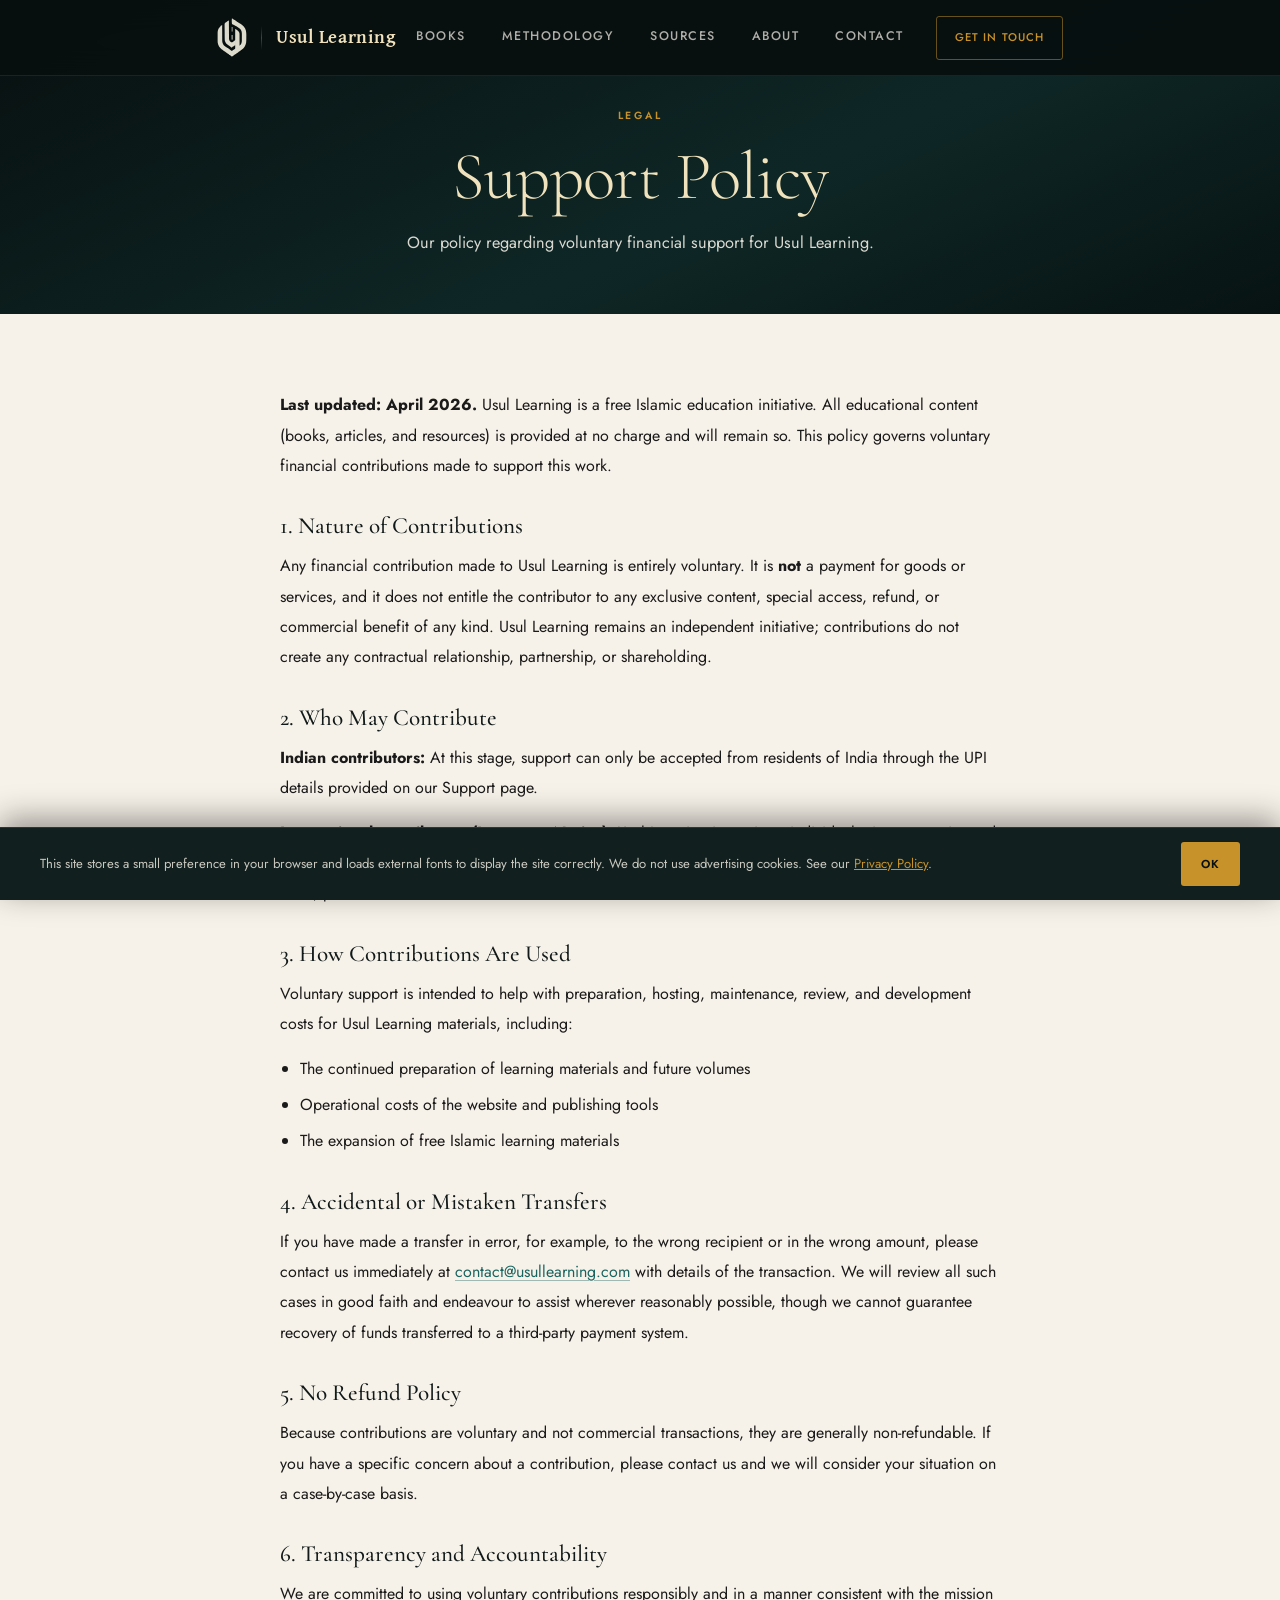
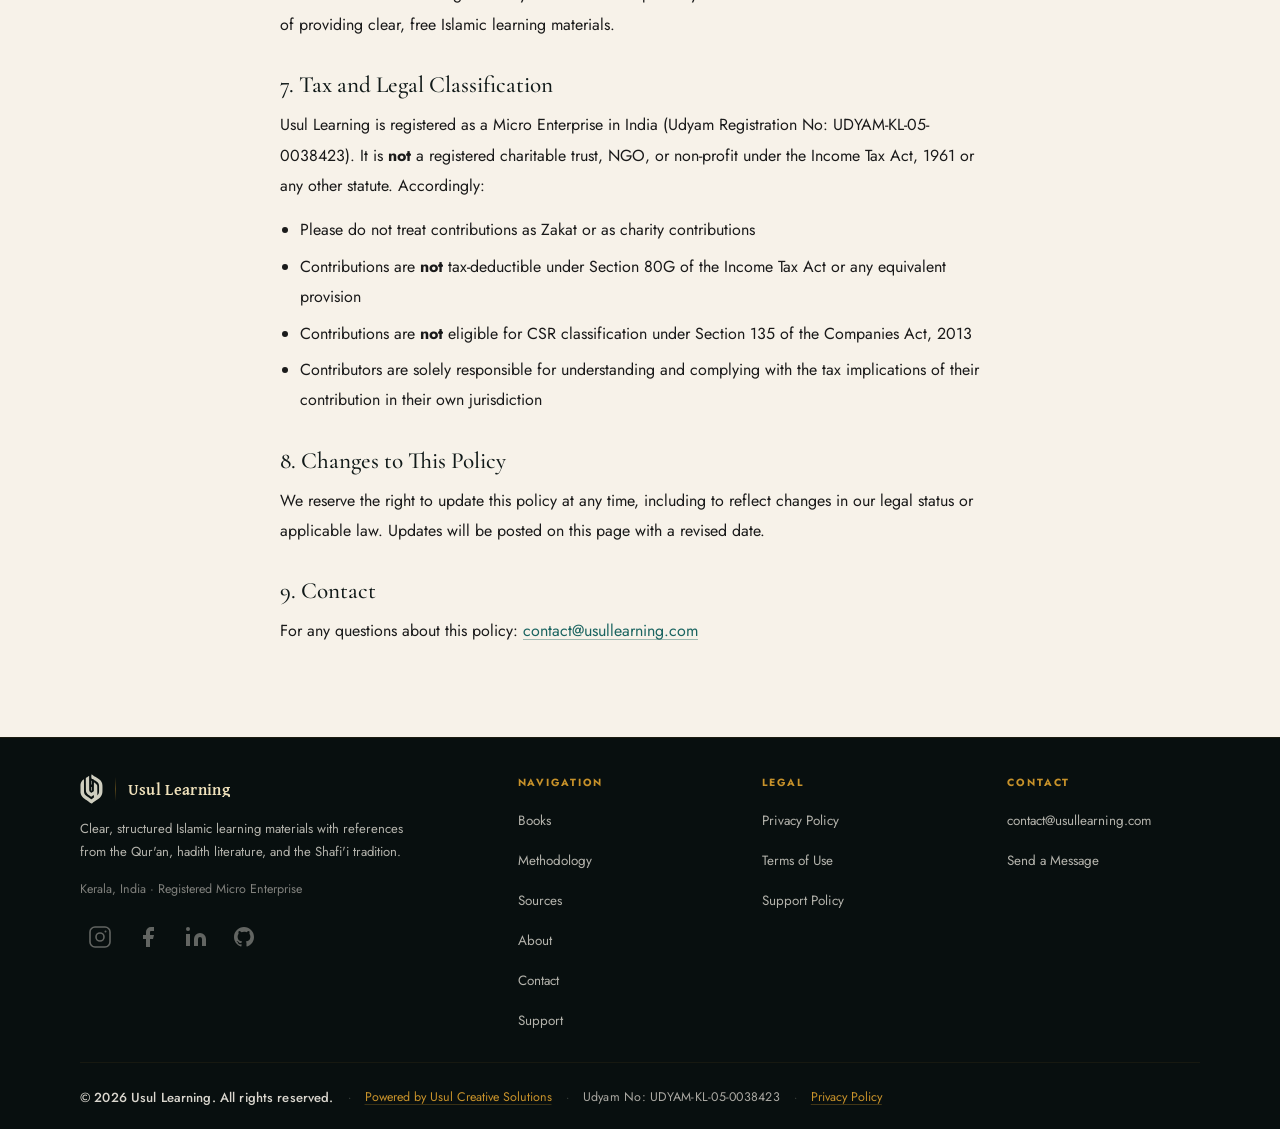
<file: support-policy.html>
<!DOCTYPE html>
<html lang="en">
<head>
  <meta charset="UTF-8" />
  <meta name="viewport" content="width=device-width, initial-scale=1.0" />
  <title>Support Policy - Usul Learning</title>
  <meta name="description" content="Usul Learning support policy: voluntary contributions, no refund terms, and contact information for queries." />
  <meta name="author" content="Muhammed Faheem" />
  <meta name="robots" content="noindex, follow" />
  <link rel="canonical" href="https://usullearning.com/support-policy" />
  <meta property="og:type" content="website" />
  <meta property="og:url" content="https://usullearning.com/support-policy" />
  <meta property="og:site_name" content="Usul Learning" />
  <meta property="og:title" content="Support Policy - Usul Learning" />
  <meta property="og:description" content="Usul Learning support policy: voluntary contributions, no refund terms, and contact information for queries." />
  <meta property="og:image" content="https://usullearning.com/assets/og-preview.jpg" />
  <meta property="og:image:width" content="1920" />
  <meta property="og:image:height" content="1080" />
  <meta property="og:image:type" content="image/jpeg" />
  <meta property="og:locale" content="en_US" />
  <meta name="twitter:card" content="summary_large_image" />
  <meta name="twitter:site" content="@usullearning" />
  <meta name="twitter:title" content="Support Policy - Usul Learning" />
  <meta name="twitter:description" content="Usul Learning support policy: voluntary contributions, no refund terms, and contact information for queries." />
  <meta name="twitter:image" content="https://usullearning.com/assets/og-preview.jpg" />
  
  <link rel="icon" type="image/png" sizes="96x96" href="/favicon-96x96.png?v=3">
  <link rel="icon" type="image/png" sizes="48x48" href="/favicon-48x48.png?v=3">
  <link rel="icon" type="image/png" sizes="32x32" href="/favicon-32x32.png?v=3">
  <link rel="icon" type="image/png" sizes="16x16" href="/favicon-16x16.png?v=3">
  <link rel="icon" href="/favicon.ico?v=3" sizes="16x16 32x32 48x48">
  <link rel="apple-touch-icon" sizes="180x180" href="/apple-touch-icon.png?v=3">
  <link rel="manifest" href="/site.webmanifest?v=3">
  <!-- Fix: non-blocking Google Fonts via <link> instead of @import -->
  <link rel="preconnect" href="https://fonts.googleapis.com" />
  <link rel="preconnect" href="https://fonts.gstatic.com" crossorigin />
  <link rel="stylesheet" href="https://fonts.googleapis.com/css2?family=Cormorant+Garamond:ital,wght@0,300;0,400;0,500;0,600;0,700;1,300;1,400;1,500&family=Gentium+Plus:wght@700&family=Jost:wght@300;400;500;600&family=Amiri:ital,wght@0,400;0,700;1,400&display=swap" />
  <link rel="stylesheet" href="styles.css" />
  <noscript><style>.fade-up{opacity:1 !important;transform:none !important}</style></noscript>
</head>
<body>

  <!-- Cookie Notice Banner -->
  <div id="cookieBanner" class="cookie-banner hidden" role="region" aria-label="Cookie notice">
    <p>This site stores a small preference in your browser and loads external fonts to display the site correctly. We do not use advertising cookies. See our <a href="privacy">Privacy Policy</a>.</p>
    <div class="cookie-banner__actions">
      <button id="cookieDismiss" class="btn btn--gold btn--cookie">OK</button>
    </div>
  </div>
  <a href="#main-content" class="skip-link">Skip to main content</a>

  <!-- NAV -->
  <header role="banner">
  <nav class="nav" role="navigation" aria-label="Main navigation">
    <div class="container">
      <div class="nav__inner">
        <a href="/" class="nav__logo" aria-label="Usul Learning - Home">
          <img src="assets/logo/usullearning-logo.svg" width="267" height="351" decoding="async" alt="" class="nav__logo-img" aria-hidden="true" />
          <div class="nav__logo-divider" aria-hidden="true"></div>
          <div class="nav__logo-text">
            <span class="nav__logo-name">Usul Learning</span>
          </div>
        </a>
        <ul class="nav__links" role="list">
          <li><a href="books" class="nav__link">Books</a></li>
          <li><a href="methodology" class="nav__link">Methodology</a></li>
          <li><a href="sources" class="nav__link">Sources</a></li>
          <li><a href="about" class="nav__link">About</a></li>
          <li><a href="contact" class="nav__link">Contact</a></li>
        </ul>
        <a href="contact" class="nav__cta">Get in Touch</a>
        <button class="nav__toggle" aria-label="Toggle menu" aria-expanded="false" aria-controls="mobileNav">
          <span></span><span></span><span></span>
        </button>
      </div>
    </div>
  </nav>
  <div class="nav__mobile" id="mobileNav">
    <a href="/" class="nav__link">Home</a>
    <a href="books" class="nav__link">Books</a>
    <a href="methodology" class="nav__link">Methodology</a>
    <a href="sources" class="nav__link">Sources</a>
    <a href="about" class="nav__link">About</a>
    <a href="contact" class="nav__link">Contact</a>
  </div>
  </header>
  <main id="main-content" role="main">
  <div class="page-hero"><div class="container">
    <div class="page-hero__eyebrow fade-up">Legal</div>
    <h1 class="page-hero__title fade-up delay-1">Support Policy</h1>
    <p class="page-hero__desc fade-up delay-2">Our policy regarding voluntary financial support for Usul Learning.</p>
  </div></div>

  <section class="section legal-section">
    <div class="container">
      <div class="legal-section__inner legal-content fade-up">

        <p><strong>Last updated: April 2026.</strong> Usul Learning is a free Islamic education initiative. All educational content (books, articles, and resources) is provided at no charge and will remain so. This policy governs voluntary financial contributions made to support this work.</p>

        <h2>1. Nature of Contributions</h2>
        <p>Any financial contribution made to Usul Learning is entirely voluntary. It is <strong>not</strong> a payment for goods or services, and it does not entitle the contributor to any exclusive content, special access, refund, or commercial benefit of any kind. Usul Learning remains an independent initiative; contributions do not create any contractual relationship, partnership, or shareholding.</p>

        <h2>2. Who May Contribute</h2>
        <p><strong>Indian contributors:</strong> At this stage, support can only be accepted from residents of India through the UPI details provided on our Support page.</p>
        <p><strong>International contributors (Important Notice):</strong> Usul Learning is a private individual micro-enterprise and is <strong>not registered under the Foreign Contribution (Regulation) Act, 2010 (FCRA)</strong>. If you are outside India, please do not contribute.</p>

        <h2>3. How Contributions Are Used</h2>
        <p>Voluntary support is intended to help with preparation, hosting, maintenance, review, and development costs for Usul Learning materials, including:</p>
        <ul>
          <li>The continued preparation of learning materials and future volumes</li>
          <li>Operational costs of the website and publishing tools</li>
          <li>The expansion of free Islamic learning materials</li>
        </ul>

        <h2>4. Accidental or Mistaken Transfers</h2>
        <p>If you have made a transfer in error, for example, to the wrong recipient or in the wrong amount, please contact us immediately at <a href="mailto:contact@usullearning.com" class="link--gold">contact@usullearning.com</a> with details of the transaction. We will review all such cases in good faith and endeavour to assist wherever reasonably possible, though we cannot guarantee recovery of funds transferred to a third-party payment system.</p>

        <h2>5. No Refund Policy</h2>
        <p>Because contributions are voluntary and not commercial transactions, they are generally non-refundable. If you have a specific concern about a contribution, please contact us and we will consider your situation on a case-by-case basis.</p>

        <h2>6. Transparency and Accountability</h2>
        <p>We are committed to using voluntary contributions responsibly and in a manner consistent with the mission of providing clear, free Islamic learning materials.</p>

        <h2>7. Tax and Legal Classification</h2>
        <p>Usul Learning is registered as a Micro Enterprise in India (Udyam Registration No: UDYAM-KL-05-0038423). It is <strong>not</strong> a registered charitable trust, NGO, or non-profit under the Income Tax Act, 1961 or any other statute. Accordingly:</p>
        <ul>
          <li>Please do not treat contributions as Zakat or as charity contributions</li>
          <li>Contributions are <strong>not</strong> tax-deductible under Section 80G of the Income Tax Act or any equivalent provision</li>
          <li>Contributions are <strong>not</strong> eligible for CSR classification under Section 135 of the Companies Act, 2013</li>
          <li>Contributors are solely responsible for understanding and complying with the tax implications of their contribution in their own jurisdiction</li>
        </ul>

        <h2>8. Changes to This Policy</h2>
        <p>We reserve the right to update this policy at any time, including to reflect changes in our legal status or applicable law. Updates will be posted on this page with a revised date.</p>

        <h2>9. Contact</h2>
        <p>For any questions about this policy: <a href="mailto:contact@usullearning.com" class="link--gold">contact@usullearning.com</a></p>

      </div>
    </div>
  </section>

  </main>


  <footer class="footer" role="contentinfo">
    <div class="container">
      <div class="footer__grid">
        <div>
          <div class="footer__brand-logo">
            <img src="assets/logo/usullearning-logo.svg" width="267" height="351" decoding="async" alt="" class="footer__brand-img" aria-hidden="true" />
            <div class="footer__brand-divider" aria-hidden="true"></div>
            <div class="footer__brand-text">
              <div class="footer__brand-name">Usul Learning</div>
            </div>
          </div>
          <p class="footer__brand-desc">Clear, structured Islamic learning materials with references from the Qur'an, hadith literature, and the Shafi'i tradition.</p>
          <!-- Fix: Physical address added for Consumer Protection Rules 2020 compliance -->
          <p class="footer__disclaimer">Kerala, India · Registered Micro Enterprise</p>
          <div class="footer__social">
            <a href="https://www.instagram.com/usul.learning/" target="_blank" rel="noopener noreferrer" class="footer__social-link" aria-label="Usul Learning on Instagram">
              <svg xmlns="http://www.w3.org/2000/svg" viewBox="0 0 24 24" fill="none" stroke="currentColor" stroke-width="1.6" stroke-linecap="round" stroke-linejoin="round" aria-hidden="true" focusable="false"><rect x="2" y="2" width="20" height="20" rx="5" ry="5"/><circle cx="12" cy="12" r="4"/><circle cx="17.5" cy="6.5" r="1" fill="currentColor" stroke="none"/></svg>
            </a>
            <a href="https://www.facebook.com/usullearning/" target="_blank" rel="noopener noreferrer" class="footer__social-link" aria-label="Usul Learning on Facebook">
              <svg xmlns="http://www.w3.org/2000/svg" viewBox="0 0 24 24" fill="currentColor" aria-hidden="true" focusable="false"><path d="M18 2h-3a5 5 0 0 0-5 5v3H7v4h3v8h4v-8h3l1-4h-4V7a1 1 0 0 1 1-1h3z"/></svg>
            </a>
            <a href="https://www.linkedin.com/company/usullearning" target="_blank" rel="noopener noreferrer" class="footer__social-link" aria-label="Usul Learning on LinkedIn">
              <svg xmlns="http://www.w3.org/2000/svg" viewBox="0 0 24 24" fill="currentColor" aria-hidden="true" focusable="false"><path d="M16 8a6 6 0 0 1 6 6v7h-4v-7a2 2 0 0 0-2-2 2 2 0 0 0-2 2v7h-4v-7a6 6 0 0 1 6-6z"/><rect x="2" y="9" width="4" height="12"/><circle cx="4" cy="4" r="2"/></svg>
            </a>
            <a href="https://github.com/usullearning" target="_blank" rel="noopener noreferrer" class="footer__social-link" aria-label="Usul Learning on GitHub">
              <svg xmlns="http://www.w3.org/2000/svg" viewBox="0 0 24 24" fill="currentColor" aria-hidden="true" focusable="false"><path d="M12 2C6.477 2 2 6.477 2 12c0 4.42 2.865 8.166 6.839 9.489.5.092.682-.217.682-.482 0-.237-.008-.866-.013-1.7-2.782.603-3.369-1.342-3.369-1.342-.454-1.155-1.11-1.463-1.11-1.463-.908-.62.069-.608.069-.608 1.003.07 1.531 1.03 1.531 1.03.892 1.529 2.341 1.087 2.91.832.092-.647.35-1.088.636-1.338-2.22-.253-4.555-1.11-4.555-4.943 0-1.091.39-1.984 1.029-2.683-.103-.253-.446-1.27.098-2.647 0 0 .84-.269 2.75 1.025A9.578 9.578 0 0 1 12 6.836c.85.004 1.705.114 2.504.336 1.909-1.294 2.747-1.025 2.747-1.025.546 1.377.202 2.394.1 2.647.64.699 1.028 1.592 1.028 2.683 0 3.842-2.339 4.687-4.566 4.935.359.309.678.919.678 1.852 0 1.336-.012 2.415-.012 2.743 0 .267.18.578.688.48C19.138 20.163 22 16.418 22 12c0-5.523-4.477-10-10-10z"/></svg>
            </a>
          </div>
        </div>
        <div>
          <div class="footer__col-title">Navigation</div>
          <ul class="footer__links" role="list">
            <li><a href="books" class="footer__link">Books</a></li>
            <li><a href="methodology" class="footer__link">Methodology</a></li>
            <li><a href="sources" class="footer__link">Sources</a></li>
            <li><a href="about" class="footer__link">About</a></li>
            <li><a href="contact" class="footer__link">Contact</a></li>
            <li><a href="support" class="footer__link">Support</a></li>
          </ul>
        </div>
        <div>
          <div class="footer__col-title">Legal</div>
          <ul class="footer__links" role="list">
            <li><a href="privacy" class="footer__link">Privacy Policy</a></li>
            <li><a href="terms" class="footer__link">Terms of Use</a></li>
            <li><a href="support-policy" class="footer__link">Support Policy</a></li>
          </ul>
        </div>
        <div>
          <div class="footer__col-title">Contact</div>
          <ul class="footer__links" role="list">
            <li><a href="mailto:contact@usullearning.com" class="footer__link">contact@usullearning.com</a></li>
            <li><a href="contact" class="footer__link">Send a Message</a></li>
          </ul>
        </div>
      </div>
      <div class="footer__bottom">
        <div class="footer__bottom-single">
          <span class="footer__bottom-copy">© 2026 Usul Learning. All rights reserved.</span>
          <span class="footer__bottom-sep">·</span>
          <a href="https://usulcs.com" target="_blank" rel="noopener noreferrer" class="footer__bottom-attr-link" aria-label="Powered by Usul Creative Solutions">Powered by Usul Creative Solutions</a>
          <span class="footer__bottom-sep">·</span>
          <span class="footer__bottom-meta">Udyam No: UDYAM-KL-05-0038423</span>
          <span class="footer__bottom-sep">·</span>
          <a href="privacy" class="footer__bottom-link">Privacy Policy</a>
        </div>
      </div>
    </div>
  </footer>
  <script src="main.js"></script>
</body>
</html>
</file>
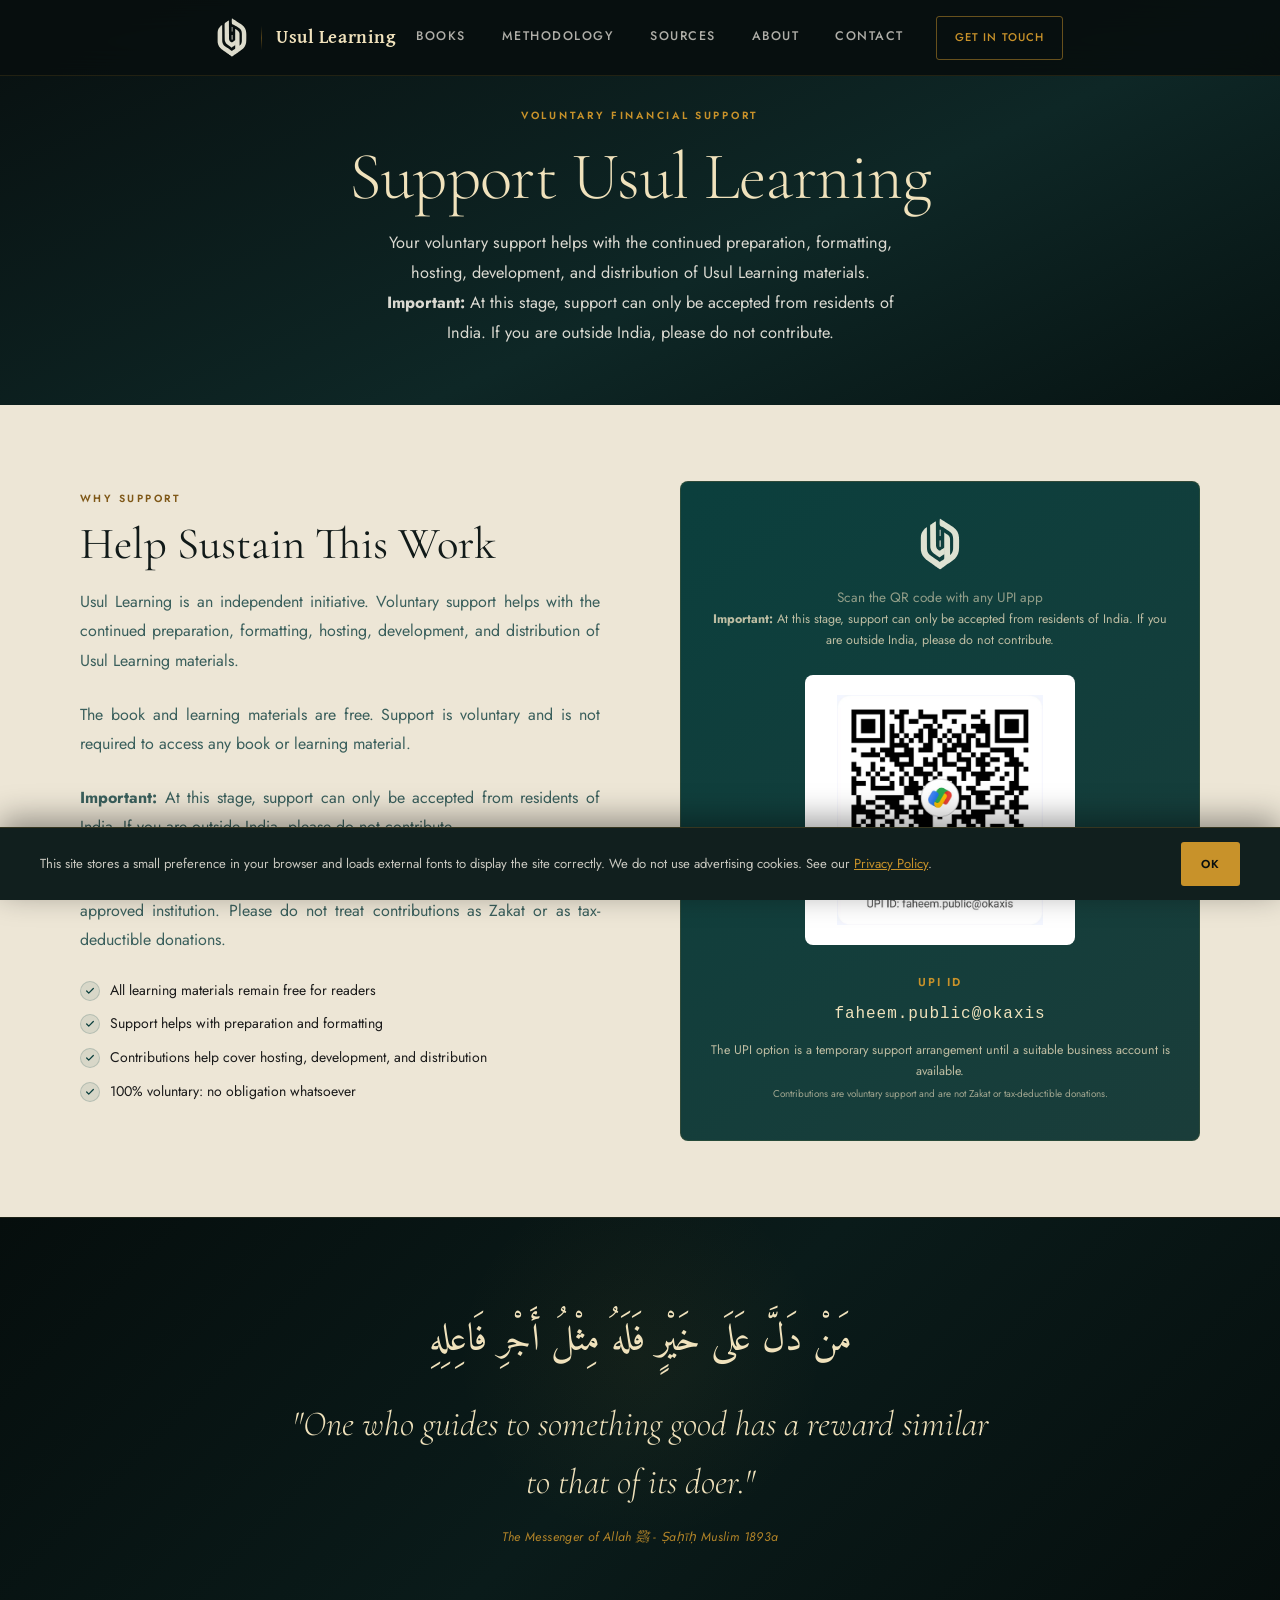
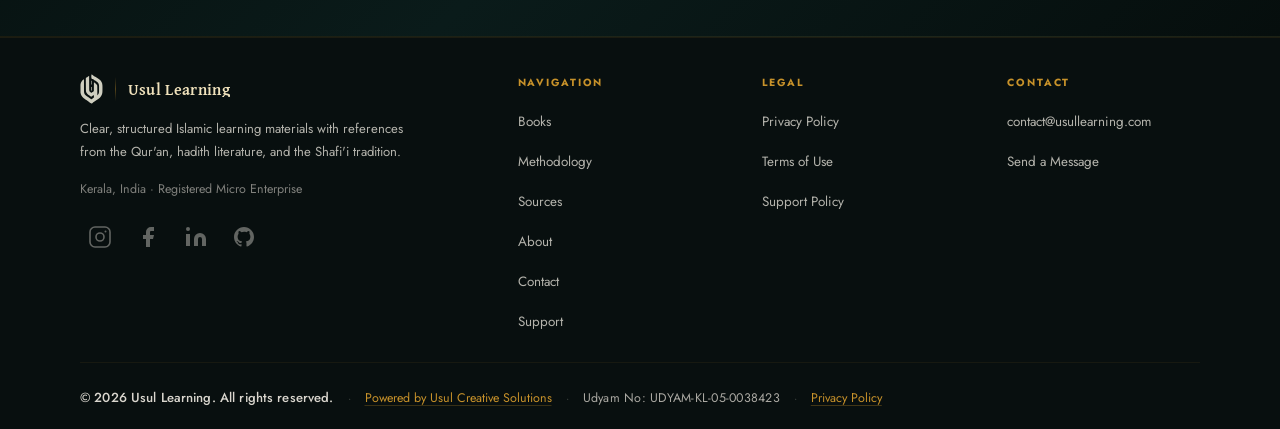
<file: support.html>
<!DOCTYPE html>
<html lang="en">
<head>
  <meta charset="UTF-8" />
  <meta name="viewport" content="width=device-width, initial-scale=1.0" />
  <title>Support Usul Learning | Voluntary Financial Support</title>
  <meta name="description" content="Your voluntary support helps with the continued preparation, formatting, hosting, development, and distribution of Usul Learning materials." />
  <meta name="author" content="Muhammed Faheem" />
  <meta name="robots" content="index, follow" />
  <link rel="canonical" href="https://usullearning.com/support" />
  <meta property="og:type" content="website" />
  <meta property="og:url" content="https://usullearning.com/support" />
  <meta property="og:site_name" content="Usul Learning" />
  <meta property="og:title" content="Support Usul Learning | Voluntary Financial Support" />
  <meta property="og:description" content="Your voluntary support helps with the continued preparation, formatting, hosting, development, and distribution of Usul Learning materials." />
  <meta property="og:image" content="https://usullearning.com/assets/og-preview.jpg" />
  <meta property="og:image:width" content="1920" />
  <meta property="og:image:height" content="1080" />
  <meta property="og:image:type" content="image/jpeg" />
  <meta property="og:locale" content="en_US" />
  <meta name="twitter:card" content="summary_large_image" />
  <meta name="twitter:site" content="@usullearning" />
  <meta name="twitter:title" content="Support Usul Learning | Voluntary Financial Support" />
  <meta name="twitter:description" content="Your voluntary support helps with the continued preparation, formatting, hosting, development, and distribution of Usul Learning materials." />
  <meta name="twitter:image" content="https://usullearning.com/assets/og-preview.jpg" />

  <link rel="icon" type="image/png" sizes="96x96" href="/favicon-96x96.png?v=3">
  <link rel="icon" type="image/png" sizes="48x48" href="/favicon-48x48.png?v=3">
  <link rel="icon" type="image/png" sizes="32x32" href="/favicon-32x32.png?v=3">
  <link rel="icon" type="image/png" sizes="16x16" href="/favicon-16x16.png?v=3">
  <link rel="icon" href="/favicon.ico?v=3" sizes="16x16 32x32 48x48">
  <link rel="apple-touch-icon" sizes="180x180" href="/apple-touch-icon.png?v=3">
  <link rel="manifest" href="/site.webmanifest?v=3">
  <link rel="preconnect" href="https://fonts.googleapis.com" />
  <link rel="preconnect" href="https://fonts.gstatic.com" crossorigin />
  <link rel="stylesheet" href="https://fonts.googleapis.com/css2?family=Cormorant+Garamond:ital,wght@0,300;0,400;0,500;0,600;0,700;1,300;1,400;1,500&family=Gentium+Plus:wght@700&family=Jost:wght@300;400;500;600&family=Amiri:ital,wght@0,400;0,700;1,400&display=swap" />
  <link rel="stylesheet" href="styles.css" />
  <noscript><style>.fade-up{opacity:1 !important;transform:none !important}</style></noscript>
</head>
<body>

  <!-- Cookie Notice Banner -->
  <div id="cookieBanner" class="cookie-banner hidden" role="region" aria-label="Cookie notice">
    <p>This site stores a small preference in your browser and loads external fonts to display the site correctly. We do not use advertising cookies. See our <a href="privacy">Privacy Policy</a>.</p>
    <div class="cookie-banner__actions">
      <button id="cookieDismiss" class="btn btn--gold btn--cookie">OK</button>
    </div>
  </div>
  <a href="#main-content" class="skip-link">Skip to main content</a>

  <!-- NAV -->
  <header role="banner">
  <nav class="nav" role="navigation" aria-label="Main navigation">
    <div class="container">
      <div class="nav__inner">
        <a href="/" class="nav__logo" aria-label="Usul Learning - Home">
          <img src="assets/logo/usullearning-logo.svg" width="267" height="351" decoding="async" alt="" class="nav__logo-img" aria-hidden="true" />
          <div class="nav__logo-divider" aria-hidden="true"></div>
          <div class="nav__logo-text">
            <span class="nav__logo-name">Usul Learning</span>
          </div>
        </a>
        <ul class="nav__links" role="list">
          <li><a href="books" class="nav__link">Books</a></li>
          <li><a href="methodology" class="nav__link">Methodology</a></li>
          <li><a href="sources" class="nav__link">Sources</a></li>
          <li><a href="about" class="nav__link">About</a></li>
          <li><a href="contact" class="nav__link">Contact</a></li>
        </ul>
        <a href="contact" class="nav__cta">Get in Touch</a>
        <button class="nav__toggle" aria-label="Toggle menu" aria-expanded="false" aria-controls="mobileNav">
          <span></span><span></span><span></span>
        </button>
      </div>
    </div>
  </nav>
  <div class="nav__mobile" id="mobileNav">
    <a href="/" class="nav__link">Home</a>
    <a href="books" class="nav__link">Books</a>
    <a href="methodology" class="nav__link">Methodology</a>
    <a href="sources" class="nav__link">Sources</a>
    <a href="about" class="nav__link">About</a>
    <a href="contact" class="nav__link">Contact</a>
  </div>
  </header>

  <main id="main-content" role="main">

    <div class="page-hero">
      <div class="container">
        <div class="page-hero__eyebrow fade-up">Voluntary Financial Support</div>
        <h1 class="page-hero__title fade-up delay-1">Support Usul Learning</h1>
        <p class="page-hero__desc fade-up delay-2">Your voluntary support helps with the continued preparation, formatting, hosting, development, and distribution of Usul Learning materials.</p>
        <p class="page-hero__desc fade-up delay-2"><strong>Important:</strong> At this stage, support can only be accepted from residents of India. If you are outside India, please do not contribute.</p>
      </div>
    </div>

    <!-- SUPPORT MAIN -->
    <section class="section support support-upi">
      <div class="container">
        <div class="support__inner">

          <!-- Left: why support (bank details removed) -->
          <div class="fade-up">
            <div class="support__eyebrow">Why Support</div>
            <h2 class="support__title">Help Sustain This Work</h2>
            <p class="support__desc">Usul Learning is an independent initiative. Voluntary support helps with the continued preparation, formatting, hosting, development, and distribution of Usul Learning materials.</p>
            <p class="support__desc">The book and learning materials are free. Support is voluntary and is not required to access any book or learning material.</p>
            <p class="support__desc"><strong>Important:</strong> At this stage, support can only be accepted from residents of India. If you are outside India, please do not contribute.</p>
            <p class="support__desc">At this stage, Usul Learning is not a registered charity, NGO, or 80G-approved institution. Please do not treat contributions as Zakat or as tax-deductible donations.</p>

            <div class="support__features">
              <div class="support__feature">
                <div class="support__feature-check">
                  <svg xmlns="http://www.w3.org/2000/svg" viewBox="0 0 24 24" fill="none" stroke="currentColor" stroke-width="3" stroke-linecap="round" stroke-linejoin="round" aria-hidden="true" focusable="false"><polyline points="20 6 9 17 4 12"/></svg>
                </div>
                All learning materials remain free for readers
              </div>
              <div class="support__feature">
                <div class="support__feature-check">
                  <svg xmlns="http://www.w3.org/2000/svg" viewBox="0 0 24 24" fill="none" stroke="currentColor" stroke-width="3" stroke-linecap="round" stroke-linejoin="round" aria-hidden="true" focusable="false"><polyline points="20 6 9 17 4 12"/></svg>
                </div>
                Support helps with preparation and formatting
              </div>
              <div class="support__feature">
                <div class="support__feature-check">
                  <svg xmlns="http://www.w3.org/2000/svg" viewBox="0 0 24 24" fill="none" stroke="currentColor" stroke-width="3" stroke-linecap="round" stroke-linejoin="round" aria-hidden="true" focusable="false"><polyline points="20 6 9 17 4 12"/></svg>
                </div>
                Contributions help cover hosting, development, and distribution
              </div>
              <div class="support__feature">
                <div class="support__feature-check">
                  <svg xmlns="http://www.w3.org/2000/svg" viewBox="0 0 24 24" fill="none" stroke="currentColor" stroke-width="3" stroke-linecap="round" stroke-linejoin="round" aria-hidden="true" focusable="false"><polyline points="20 6 9 17 4 12"/></svg>
                </div>
                100% voluntary: no obligation whatsoever
              </div>
            </div>
          </div>

          <!-- Right: original dark emerald QR card -->
          <div class="support__visual fade-up delay-2 support-qr">
            <div class="support-qr__top">
              <img src="assets/logo/usullearning-logo.svg" width="267" height="351" decoding="async" alt="" class="support-qr-logo" aria-hidden="true" />
              <div class="support-qr__tagline">Scan the QR code with any UPI app</div>
              <div class="support-qr__note"><strong>Important:</strong> At this stage, support can only be accepted from residents of India. If you are outside India, please do not contribute.</div>
            </div>

            <div class="support-qr__img-wrap">
              <img
                src="assets/images/qr-code.jpg"
                width="1049"
                height="1174"
                decoding="async"
                loading="lazy"
                alt="UPI QR code for voluntary support of Usul Learning, scan with any UPI app"
                class="support-qr__img"
              />
            </div>

            <div class="support-qr__bottom">
              <div class="support-qr__scan-label">UPI ID</div>
              <div class="support-qr__upi-id">faheem.public@okaxis</div>
              <div class="support-qr__note">
                The UPI option is a temporary support arrangement until a suitable business account is available.
                <br /><small class="support-note-small">Contributions are voluntary support and are not Zakat or tax-deductible donations.</small>
              </div>
            </div>
          </div>

        </div>
      </div>
    </section>

    <!-- HADITH BANNER -->
    <div class="hadith-banner">
      <div class="container">
        <div class="hadith-banner__inner fade-up">
          <span class="hadith-banner__arabic" lang="ar">مَنْ دَلَّ عَلَى خَيْرٍ فَلَهُ مِثْلُ أَجْرِ فَاعِلِهِ</span>
          <p class="hadith-banner__text">"One who guides to something good has a reward similar to that of its doer."</p>
          <div class="hadith-banner__source">The Messenger of Allah ﷺ - Ṣaḥīḥ Muslim 1893a</div>
        </div>
      </div>
    </div>

  </main>

  <footer class="footer" role="contentinfo">
    <div class="container">
      <div class="footer__grid">
        <div>
          <div class="footer__brand-logo">
            <img src="assets/logo/usullearning-logo.svg" width="267" height="351" decoding="async" alt="" class="footer__brand-img" aria-hidden="true" />
            <div class="footer__brand-divider" aria-hidden="true"></div>
            <div class="footer__brand-text">
              <div class="footer__brand-name">Usul Learning</div>
            </div>
          </div>
          <p class="footer__brand-desc">Clear, structured Islamic learning materials with references from the Qur'an, hadith literature, and the Shafi'i tradition.</p>
          <p class="footer__disclaimer">Kerala, India · Registered Micro Enterprise</p>
          <div class="footer__social">
            <a href="https://www.instagram.com/usul.learning/" target="_blank" rel="noopener noreferrer" class="footer__social-link" aria-label="Usul Learning on Instagram">
              <svg xmlns="http://www.w3.org/2000/svg" viewBox="0 0 24 24" fill="none" stroke="currentColor" stroke-width="1.6" stroke-linecap="round" stroke-linejoin="round" aria-hidden="true" focusable="false"><rect x="2" y="2" width="20" height="20" rx="5" ry="5"/><circle cx="12" cy="12" r="4"/><circle cx="17.5" cy="6.5" r="1" fill="currentColor" stroke="none"/></svg>
            </a>
            <a href="https://www.facebook.com/usullearning/" target="_blank" rel="noopener noreferrer" class="footer__social-link" aria-label="Usul Learning on Facebook">
              <svg xmlns="http://www.w3.org/2000/svg" viewBox="0 0 24 24" fill="currentColor" aria-hidden="true" focusable="false"><path d="M18 2h-3a5 5 0 0 0-5 5v3H7v4h3v8h4v-8h3l1-4h-4V7a1 1 0 0 1 1-1h3z"/></svg>
            </a>
            <a href="https://www.linkedin.com/company/usullearning" target="_blank" rel="noopener noreferrer" class="footer__social-link" aria-label="Usul Learning on LinkedIn">
              <svg xmlns="http://www.w3.org/2000/svg" viewBox="0 0 24 24" fill="currentColor" aria-hidden="true" focusable="false"><path d="M16 8a6 6 0 0 1 6 6v7h-4v-7a2 2 0 0 0-2-2 2 2 0 0 0-2 2v7h-4v-7a6 6 0 0 1 6-6z"/><rect x="2" y="9" width="4" height="12"/><circle cx="4" cy="4" r="2"/></svg>
            </a>
            <a href="https://github.com/usullearning" target="_blank" rel="noopener noreferrer" class="footer__social-link" aria-label="Usul Learning on GitHub">
              <svg xmlns="http://www.w3.org/2000/svg" viewBox="0 0 24 24" fill="currentColor" aria-hidden="true" focusable="false"><path d="M12 2C6.477 2 2 6.477 2 12c0 4.42 2.865 8.166 6.839 9.489.5.092.682-.217.682-.482 0-.237-.008-.866-.013-1.7-2.782.603-3.369-1.342-3.369-1.342-.454-1.155-1.11-1.463-1.11-1.463-.908-.62.069-.608.069-.608 1.003.07 1.531 1.03 1.531 1.03.892 1.529 2.341 1.087 2.91.832.092-.647.35-1.088.636-1.338-2.22-.253-4.555-1.11-4.555-4.943 0-1.091.39-1.984 1.029-2.683-.103-.253-.446-1.27.098-2.647 0 0 .84-.269 2.75 1.025A9.578 9.578 0 0 1 12 6.836c.85.004 1.705.114 2.504.336 1.909-1.294 2.747-1.025 2.747-1.025.546 1.377.202 2.394.1 2.647.64.699 1.028 1.592 1.028 2.683 0 3.842-2.339 4.687-4.566 4.935.359.309.678.919.678 1.852 0 1.336-.012 2.415-.012 2.743 0 .267.18.578.688.48C19.138 20.163 22 16.418 22 12c0-5.523-4.477-10-10-10z"/></svg>
            </a>
          </div>
        </div>
        <div>
          <div class="footer__col-title">Navigation</div>
          <ul class="footer__links" role="list">
            <li><a href="books" class="footer__link">Books</a></li>
            <li><a href="methodology" class="footer__link">Methodology</a></li>
            <li><a href="sources" class="footer__link">Sources</a></li>
            <li><a href="about" class="footer__link">About</a></li>
            <li><a href="contact" class="footer__link">Contact</a></li>
            <li><a href="support" class="footer__link">Support</a></li>
          </ul>
        </div>
        <div>
          <div class="footer__col-title">Legal</div>
          <ul class="footer__links" role="list">
            <li><a href="privacy" class="footer__link">Privacy Policy</a></li>
            <li><a href="terms" class="footer__link">Terms of Use</a></li>
            <li><a href="support-policy" class="footer__link">Support Policy</a></li>
          </ul>
        </div>
        <div>
          <div class="footer__col-title">Contact</div>
          <ul class="footer__links" role="list">
            <li><a href="mailto:contact@usullearning.com" class="footer__link">contact@usullearning.com</a></li>
            <li><a href="contact" class="footer__link">Send a Message</a></li>
          </ul>
        </div>
      </div>
            <div class="footer__bottom">
        <div class="footer__bottom-single">
          <span class="footer__bottom-copy">© 2026 Usul Learning. All rights reserved.</span>
          <span class="footer__bottom-sep">·</span>
          <a href="https://usulcs.com" target="_blank" rel="noopener noreferrer" class="footer__bottom-attr-link" aria-label="Powered by Usul Creative Solutions">Powered by Usul Creative Solutions</a>
          <span class="footer__bottom-sep">·</span>
          <span class="footer__bottom-meta">Udyam No: UDYAM-KL-05-0038423</span>
          <span class="footer__bottom-sep">·</span>
          <a href="privacy" class="footer__bottom-link">Privacy Policy</a>
        </div>
      </div>
    </div>
  </footer>
  <script src="main.js"></script>
</body>
</html>
</file>
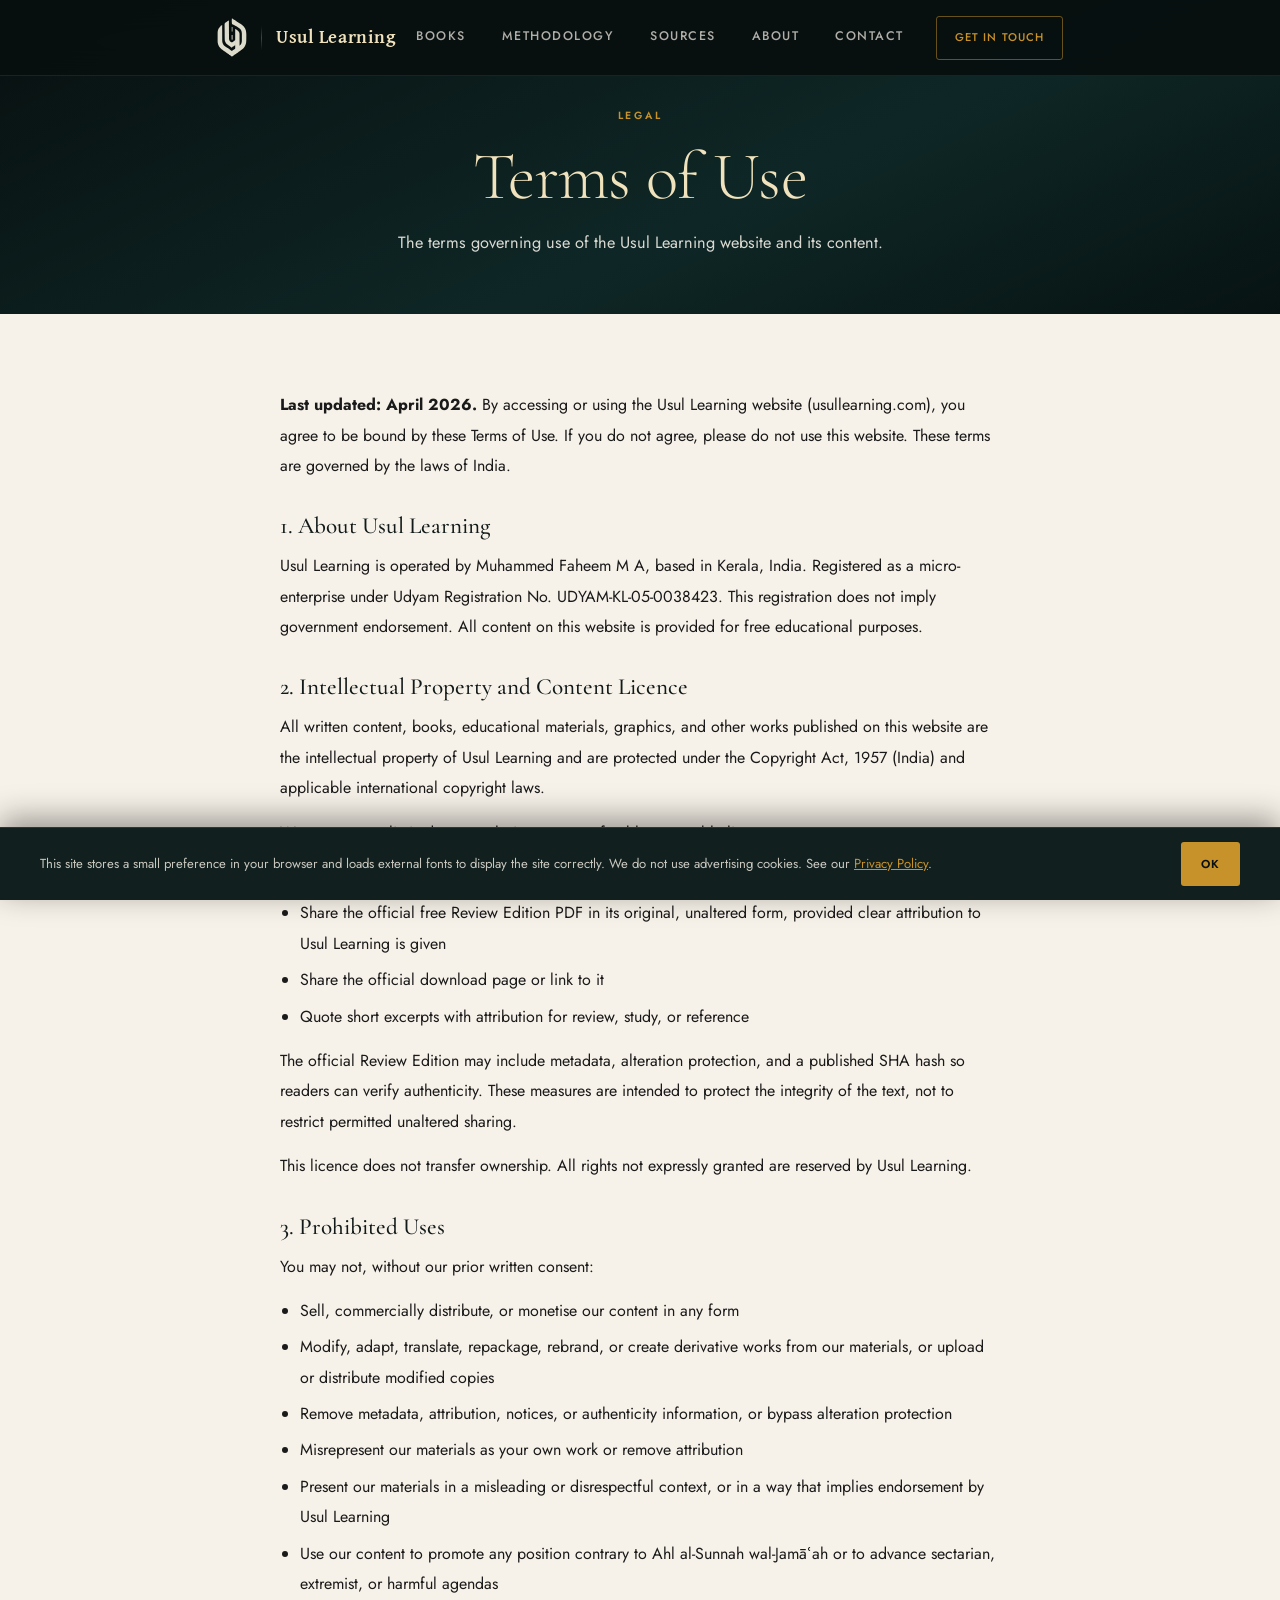
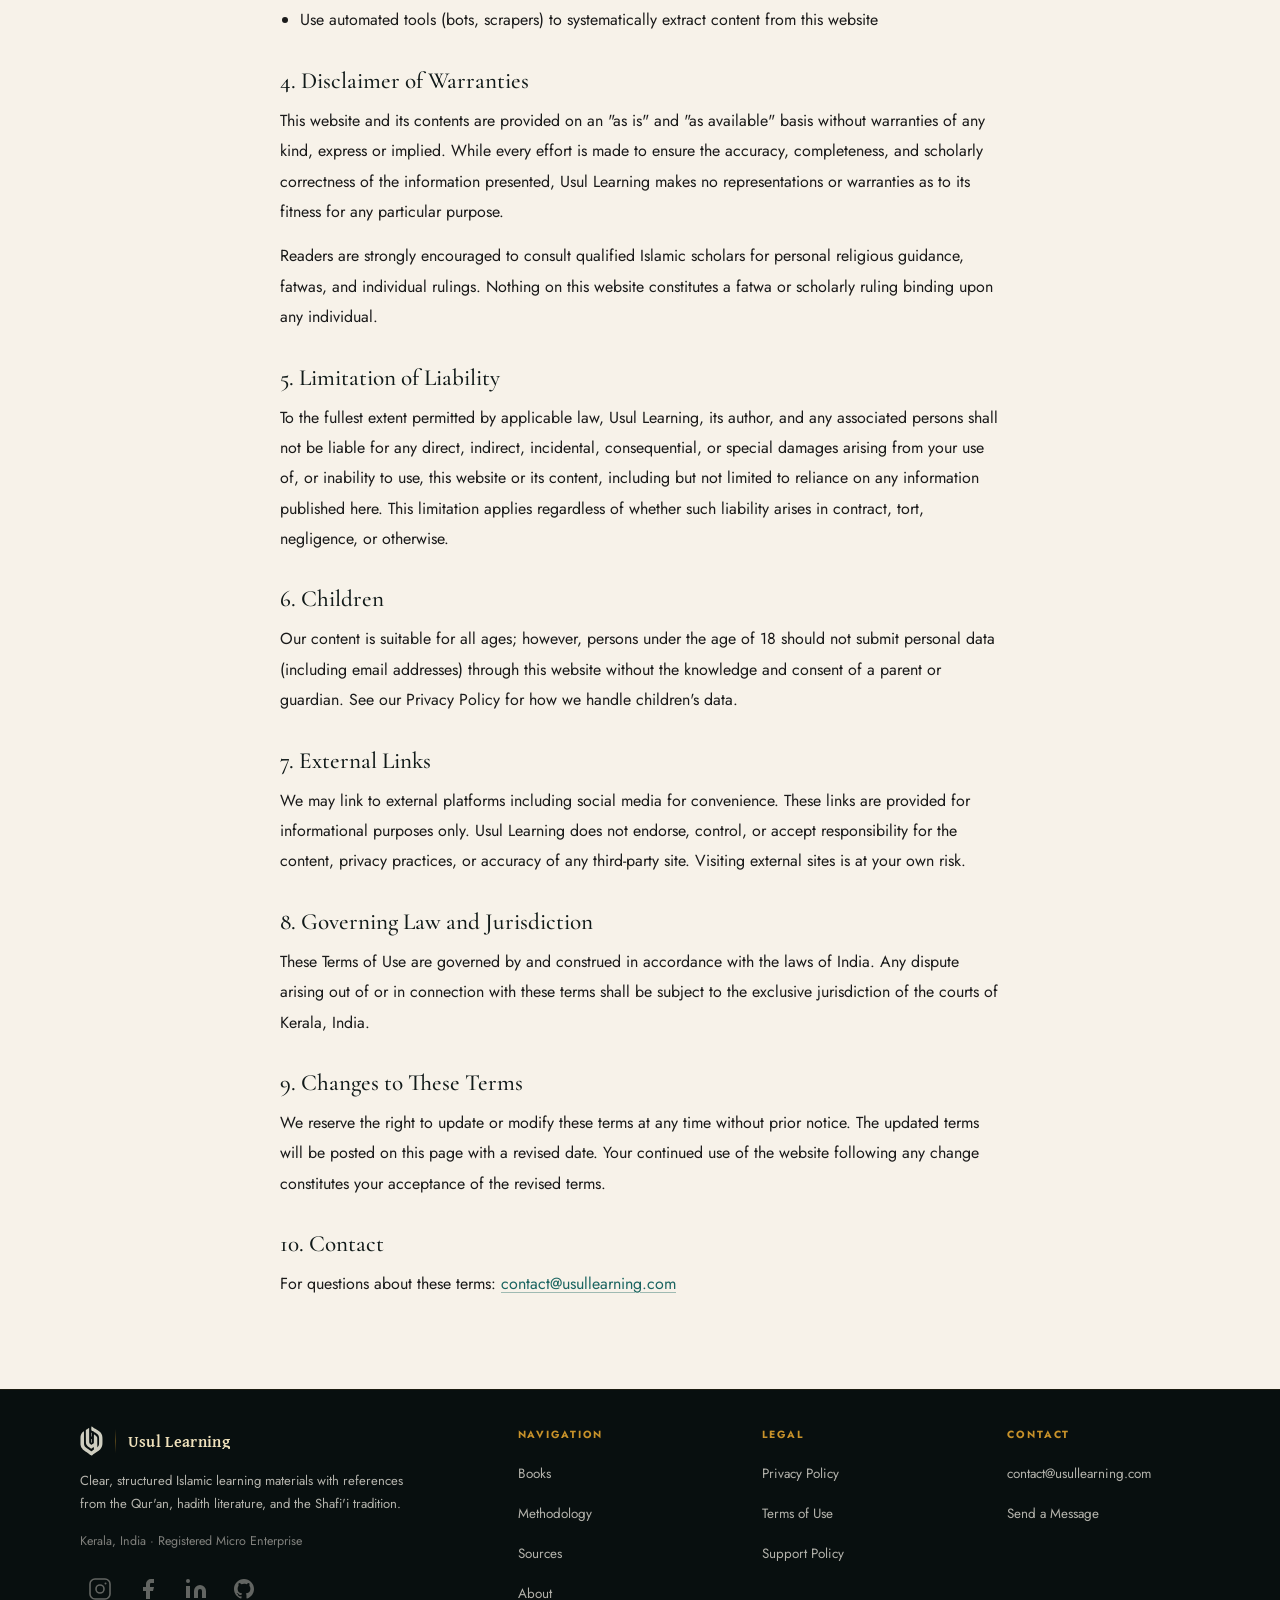
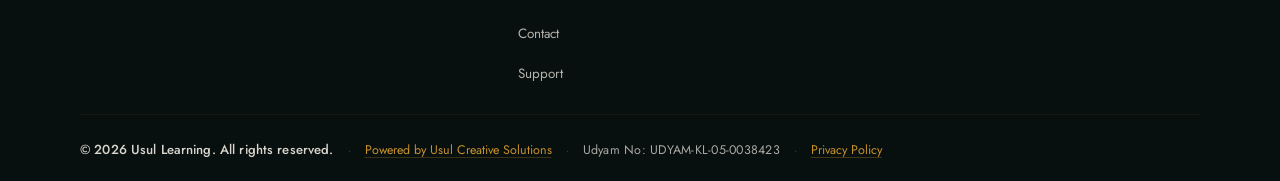
<file: terms.html>
<!DOCTYPE html>
<html lang="en">
<head>
  <meta charset="UTF-8" />
  <meta name="viewport" content="width=device-width, initial-scale=1.0" />
  <title>Terms of Use - Usul Learning</title>
  <meta name="description" content="Terms of Use for Usul Learning: governing the use of our website and educational content under Indian law." />
  <meta name="author" content="Muhammed Faheem" />
  <meta name="robots" content="noindex, follow" />
  <link rel="canonical" href="https://usullearning.com/terms" />
  <meta property="og:type" content="website" />
  <meta property="og:url" content="https://usullearning.com/terms" />
  <meta property="og:site_name" content="Usul Learning" />
  <meta property="og:title" content="Terms of Use - Usul Learning" />
  <meta property="og:description" content="Terms of Use for Usul Learning: governing the use of our website and educational content under Indian law." />
  <meta property="og:image" content="https://usullearning.com/assets/og-preview.jpg" />
  <meta property="og:image:width" content="1920" />
  <meta property="og:image:height" content="1080" />
  <meta property="og:image:type" content="image/jpeg" />
  <meta property="og:locale" content="en_US" />
  <meta name="twitter:card" content="summary_large_image" />
  <meta name="twitter:site" content="@usullearning" />
  <meta name="twitter:title" content="Terms of Use - Usul Learning" />
  <meta name="twitter:description" content="Terms of Use for Usul Learning: governing the use of our website and educational content under Indian law." />
  <meta name="twitter:image" content="https://usullearning.com/assets/og-preview.jpg" />
  
  <link rel="icon" type="image/png" sizes="96x96" href="/favicon-96x96.png?v=3">
  <link rel="icon" type="image/png" sizes="48x48" href="/favicon-48x48.png?v=3">
  <link rel="icon" type="image/png" sizes="32x32" href="/favicon-32x32.png?v=3">
  <link rel="icon" type="image/png" sizes="16x16" href="/favicon-16x16.png?v=3">
  <link rel="icon" href="/favicon.ico?v=3" sizes="16x16 32x32 48x48">
  <link rel="apple-touch-icon" sizes="180x180" href="/apple-touch-icon.png?v=3">
  <link rel="manifest" href="/site.webmanifest?v=3">
  <!-- Fix: non-blocking Google Fonts via <link> instead of @import -->
  <link rel="preconnect" href="https://fonts.googleapis.com" />
  <link rel="preconnect" href="https://fonts.gstatic.com" crossorigin />
  <link rel="stylesheet" href="https://fonts.googleapis.com/css2?family=Cormorant+Garamond:ital,wght@0,300;0,400;0,500;0,600;0,700;1,300;1,400;1,500&family=Gentium+Plus:wght@700&family=Jost:wght@300;400;500;600&family=Amiri:ital,wght@0,400;0,700;1,400&display=swap" />
  <link rel="stylesheet" href="styles.css" />
  <noscript><style>.fade-up{opacity:1 !important;transform:none !important}</style></noscript>
</head>
<body>

  <!-- Cookie Notice Banner -->
  <div id="cookieBanner" class="cookie-banner hidden" role="region" aria-label="Cookie notice">
    <p>This site stores a small preference in your browser and loads external fonts to display the site correctly. We do not use advertising cookies. See our <a href="privacy">Privacy Policy</a>.</p>
    <div class="cookie-banner__actions">
      <button id="cookieDismiss" class="btn btn--gold btn--cookie">OK</button>
    </div>
  </div>
  <a href="#main-content" class="skip-link">Skip to main content</a>

  <!-- NAV -->
  <header role="banner">
  <nav class="nav" role="navigation" aria-label="Main navigation">
    <div class="container">
      <div class="nav__inner">
        <a href="/" class="nav__logo" aria-label="Usul Learning - Home">
          <img src="assets/logo/usullearning-logo.svg" width="267" height="351" decoding="async" alt="" class="nav__logo-img" aria-hidden="true" />
          <div class="nav__logo-divider" aria-hidden="true"></div>
          <div class="nav__logo-text">
            <span class="nav__logo-name">Usul Learning</span>
          </div>
        </a>
        <ul class="nav__links" role="list">
          <li><a href="books" class="nav__link">Books</a></li>
          <li><a href="methodology" class="nav__link">Methodology</a></li>
          <li><a href="sources" class="nav__link">Sources</a></li>
          <li><a href="about" class="nav__link">About</a></li>
          <li><a href="contact" class="nav__link">Contact</a></li>
        </ul>
        <a href="contact" class="nav__cta">Get in Touch</a>
        <button class="nav__toggle" aria-label="Toggle menu" aria-expanded="false" aria-controls="mobileNav">
          <span></span><span></span><span></span>
        </button>
      </div>
    </div>
  </nav>
  <div class="nav__mobile" id="mobileNav">
    <a href="/" class="nav__link">Home</a>
    <a href="books" class="nav__link">Books</a>
    <a href="methodology" class="nav__link">Methodology</a>
    <a href="sources" class="nav__link">Sources</a>
    <a href="about" class="nav__link">About</a>
    <a href="contact" class="nav__link">Contact</a>
  </div>
  </header>
  <main id="main-content" role="main">
  <div class="page-hero"><div class="container">
    <div class="page-hero__eyebrow fade-up">Legal</div>
    <h1 class="page-hero__title fade-up delay-1">Terms of Use</h1>
    <p class="page-hero__desc fade-up delay-2">The terms governing use of the Usul Learning website and its content.</p>
  </div></div>

  <section class="section legal-section">
    <div class="container">
      <div class="legal-section__inner legal-content fade-up">

        <p><strong>Last updated: April 2026.</strong> By accessing or using the Usul Learning website (usullearning.com), you agree to be bound by these Terms of Use. If you do not agree, please do not use this website. These terms are governed by the laws of India.</p>

        <h2>1. About Usul Learning</h2>
        <p>Usul Learning is operated by Muhammed Faheem M A, based in Kerala, India. Registered as a micro-enterprise under Udyam Registration No. UDYAM-KL-05-0038423. This registration does not imply government endorsement. All content on this website is provided for free educational purposes.</p>

        <h2>2. Intellectual Property and Content Licence</h2>
        <p>All written content, books, educational materials, graphics, and other works published on this website are the intellectual property of Usul Learning and are protected under the Copyright Act, 1957 (India) and applicable international copyright laws.</p>
        <p>We grant you a limited, non-exclusive, non-transferable, revocable licence to:</p>
        <ul>
          <li>Access, read, and download our materials for personal, non-commercial use</li>
          <li>Share the official free Review Edition PDF in its original, unaltered form, provided clear attribution to Usul Learning is given</li>
          <li>Share the official download page or link to it</li>
          <li>Quote short excerpts with attribution for review, study, or reference</li>
        </ul>
        <p>The official Review Edition may include metadata, alteration protection, and a published SHA hash so readers can verify authenticity. These measures are intended to protect the integrity of the text, not to restrict permitted unaltered sharing.</p>
        <p>This licence does not transfer ownership. All rights not expressly granted are reserved by Usul Learning.</p>

        <h2>3. Prohibited Uses</h2>
        <p>You may not, without our prior written consent:</p>
        <ul>
          <li>Sell, commercially distribute, or monetise our content in any form</li>
          <li>Modify, adapt, translate, repackage, rebrand, or create derivative works from our materials, or upload or distribute modified copies</li>
          <li>Remove metadata, attribution, notices, or authenticity information, or bypass alteration protection</li>
          <li>Misrepresent our materials as your own work or remove attribution</li>
          <li>Present our materials in a misleading or disrespectful context, or in a way that implies endorsement by Usul Learning</li>
          <li>Use our content to promote any position contrary to Ahl al-Sunnah wal-Jamāʿah or to advance sectarian, extremist, or harmful agendas</li>
          <li>Use automated tools (bots, scrapers) to systematically extract content from this website</li>
        </ul>

        <h2>4. Disclaimer of Warranties</h2>
        <p>This website and its contents are provided on an "as is" and "as available" basis without warranties of any kind, express or implied. While every effort is made to ensure the accuracy, completeness, and scholarly correctness of the information presented, Usul Learning makes no representations or warranties as to its fitness for any particular purpose.</p>
        <p>Readers are strongly encouraged to consult qualified Islamic scholars for personal religious guidance, fatwas, and individual rulings. Nothing on this website constitutes a fatwa or scholarly ruling binding upon any individual.</p>

        <h2>5. Limitation of Liability</h2>
        <p>To the fullest extent permitted by applicable law, Usul Learning, its author, and any associated persons shall not be liable for any direct, indirect, incidental, consequential, or special damages arising from your use of, or inability to use, this website or its content, including but not limited to reliance on any information published here. This limitation applies regardless of whether such liability arises in contract, tort, negligence, or otherwise.</p>

        <h2>6. Children</h2>
        <p>Our content is suitable for all ages; however, persons under the age of 18 should not submit personal data (including email addresses) through this website without the knowledge and consent of a parent or guardian. See our Privacy Policy for how we handle children's data.</p>

        <h2>7. External Links</h2>
        <p>We may link to external platforms including social media for convenience. These links are provided for informational purposes only. Usul Learning does not endorse, control, or accept responsibility for the content, privacy practices, or accuracy of any third-party site. Visiting external sites is at your own risk.</p>

        <h2>8. Governing Law and Jurisdiction</h2>
        <p>These Terms of Use are governed by and construed in accordance with the laws of India. Any dispute arising out of or in connection with these terms shall be subject to the exclusive jurisdiction of the courts of Kerala, India.</p>

        <h2>9. Changes to These Terms</h2>
        <p>We reserve the right to update or modify these terms at any time without prior notice. The updated terms will be posted on this page with a revised date. Your continued use of the website following any change constitutes your acceptance of the revised terms.</p>

        <h2>10. Contact</h2>
        <p>For questions about these terms: <a href="mailto:contact@usullearning.com" class="link--gold">contact@usullearning.com</a></p>

      </div>
    </div>
  </section>

  </main>


  <footer class="footer" role="contentinfo">
    <div class="container">
      <div class="footer__grid">
        <div>
          <div class="footer__brand-logo">
            <img src="assets/logo/usullearning-logo.svg" width="267" height="351" decoding="async" alt="" class="footer__brand-img" aria-hidden="true" />
            <div class="footer__brand-divider" aria-hidden="true"></div>
            <div class="footer__brand-text">
              <div class="footer__brand-name">Usul Learning</div>
            </div>
          </div>
          <p class="footer__brand-desc">Clear, structured Islamic learning materials with references from the Qur'an, hadith literature, and the Shafi'i tradition.</p>
          <!-- Fix: Physical address added for Consumer Protection Rules 2020 compliance -->
          <p class="footer__disclaimer">Kerala, India · Registered Micro Enterprise</p>
          <div class="footer__social">
            <a href="https://www.instagram.com/usul.learning/" target="_blank" rel="noopener noreferrer" class="footer__social-link" aria-label="Usul Learning on Instagram">
              <svg xmlns="http://www.w3.org/2000/svg" viewBox="0 0 24 24" fill="none" stroke="currentColor" stroke-width="1.6" stroke-linecap="round" stroke-linejoin="round" aria-hidden="true" focusable="false"><rect x="2" y="2" width="20" height="20" rx="5" ry="5"/><circle cx="12" cy="12" r="4"/><circle cx="17.5" cy="6.5" r="1" fill="currentColor" stroke="none"/></svg>
            </a>
            <a href="https://www.facebook.com/usullearning/" target="_blank" rel="noopener noreferrer" class="footer__social-link" aria-label="Usul Learning on Facebook">
              <svg xmlns="http://www.w3.org/2000/svg" viewBox="0 0 24 24" fill="currentColor" aria-hidden="true" focusable="false"><path d="M18 2h-3a5 5 0 0 0-5 5v3H7v4h3v8h4v-8h3l1-4h-4V7a1 1 0 0 1 1-1h3z"/></svg>
            </a>
            <a href="https://www.linkedin.com/company/usullearning" target="_blank" rel="noopener noreferrer" class="footer__social-link" aria-label="Usul Learning on LinkedIn">
              <svg xmlns="http://www.w3.org/2000/svg" viewBox="0 0 24 24" fill="currentColor" aria-hidden="true" focusable="false"><path d="M16 8a6 6 0 0 1 6 6v7h-4v-7a2 2 0 0 0-2-2 2 2 0 0 0-2 2v7h-4v-7a6 6 0 0 1 6-6z"/><rect x="2" y="9" width="4" height="12"/><circle cx="4" cy="4" r="2"/></svg>
            </a>
            <a href="https://github.com/usullearning" target="_blank" rel="noopener noreferrer" class="footer__social-link" aria-label="Usul Learning on GitHub">
              <svg xmlns="http://www.w3.org/2000/svg" viewBox="0 0 24 24" fill="currentColor" aria-hidden="true" focusable="false"><path d="M12 2C6.477 2 2 6.477 2 12c0 4.42 2.865 8.166 6.839 9.489.5.092.682-.217.682-.482 0-.237-.008-.866-.013-1.7-2.782.603-3.369-1.342-3.369-1.342-.454-1.155-1.11-1.463-1.11-1.463-.908-.62.069-.608.069-.608 1.003.07 1.531 1.03 1.531 1.03.892 1.529 2.341 1.087 2.91.832.092-.647.35-1.088.636-1.338-2.22-.253-4.555-1.11-4.555-4.943 0-1.091.39-1.984 1.029-2.683-.103-.253-.446-1.27.098-2.647 0 0 .84-.269 2.75 1.025A9.578 9.578 0 0 1 12 6.836c.85.004 1.705.114 2.504.336 1.909-1.294 2.747-1.025 2.747-1.025.546 1.377.202 2.394.1 2.647.64.699 1.028 1.592 1.028 2.683 0 3.842-2.339 4.687-4.566 4.935.359.309.678.919.678 1.852 0 1.336-.012 2.415-.012 2.743 0 .267.18.578.688.48C19.138 20.163 22 16.418 22 12c0-5.523-4.477-10-10-10z"/></svg>
            </a>
          </div>
        </div>
        <div>
          <div class="footer__col-title">Navigation</div>
          <ul class="footer__links" role="list">
            <li><a href="books" class="footer__link">Books</a></li>
            <li><a href="methodology" class="footer__link">Methodology</a></li>
            <li><a href="sources" class="footer__link">Sources</a></li>
            <li><a href="about" class="footer__link">About</a></li>
            <li><a href="contact" class="footer__link">Contact</a></li>
            <li><a href="support" class="footer__link">Support</a></li>
          </ul>
        </div>
        <div>
          <div class="footer__col-title">Legal</div>
          <ul class="footer__links" role="list">
            <li><a href="privacy" class="footer__link">Privacy Policy</a></li>
            <li><a href="terms" class="footer__link">Terms of Use</a></li>
            <li><a href="support-policy" class="footer__link">Support Policy</a></li>
          </ul>
        </div>
        <div>
          <div class="footer__col-title">Contact</div>
          <ul class="footer__links" role="list">
            <li><a href="mailto:contact@usullearning.com" class="footer__link">contact@usullearning.com</a></li>
            <li><a href="contact" class="footer__link">Send a Message</a></li>
          </ul>
        </div>
      </div>
      <div class="footer__bottom">
        <div class="footer__bottom-single">
          <span class="footer__bottom-copy">© 2026 Usul Learning. All rights reserved.</span>
          <span class="footer__bottom-sep">·</span>
          <a href="https://usulcs.com" target="_blank" rel="noopener noreferrer" class="footer__bottom-attr-link" aria-label="Powered by Usul Creative Solutions">Powered by Usul Creative Solutions</a>
          <span class="footer__bottom-sep">·</span>
          <span class="footer__bottom-meta">Udyam No: UDYAM-KL-05-0038423</span>
          <span class="footer__bottom-sep">·</span>
          <a href="privacy" class="footer__bottom-link">Privacy Policy</a>
        </div>
      </div>
    </div>
  </footer>
  <script src="main.js"></script>
</body>
</html>
</file>
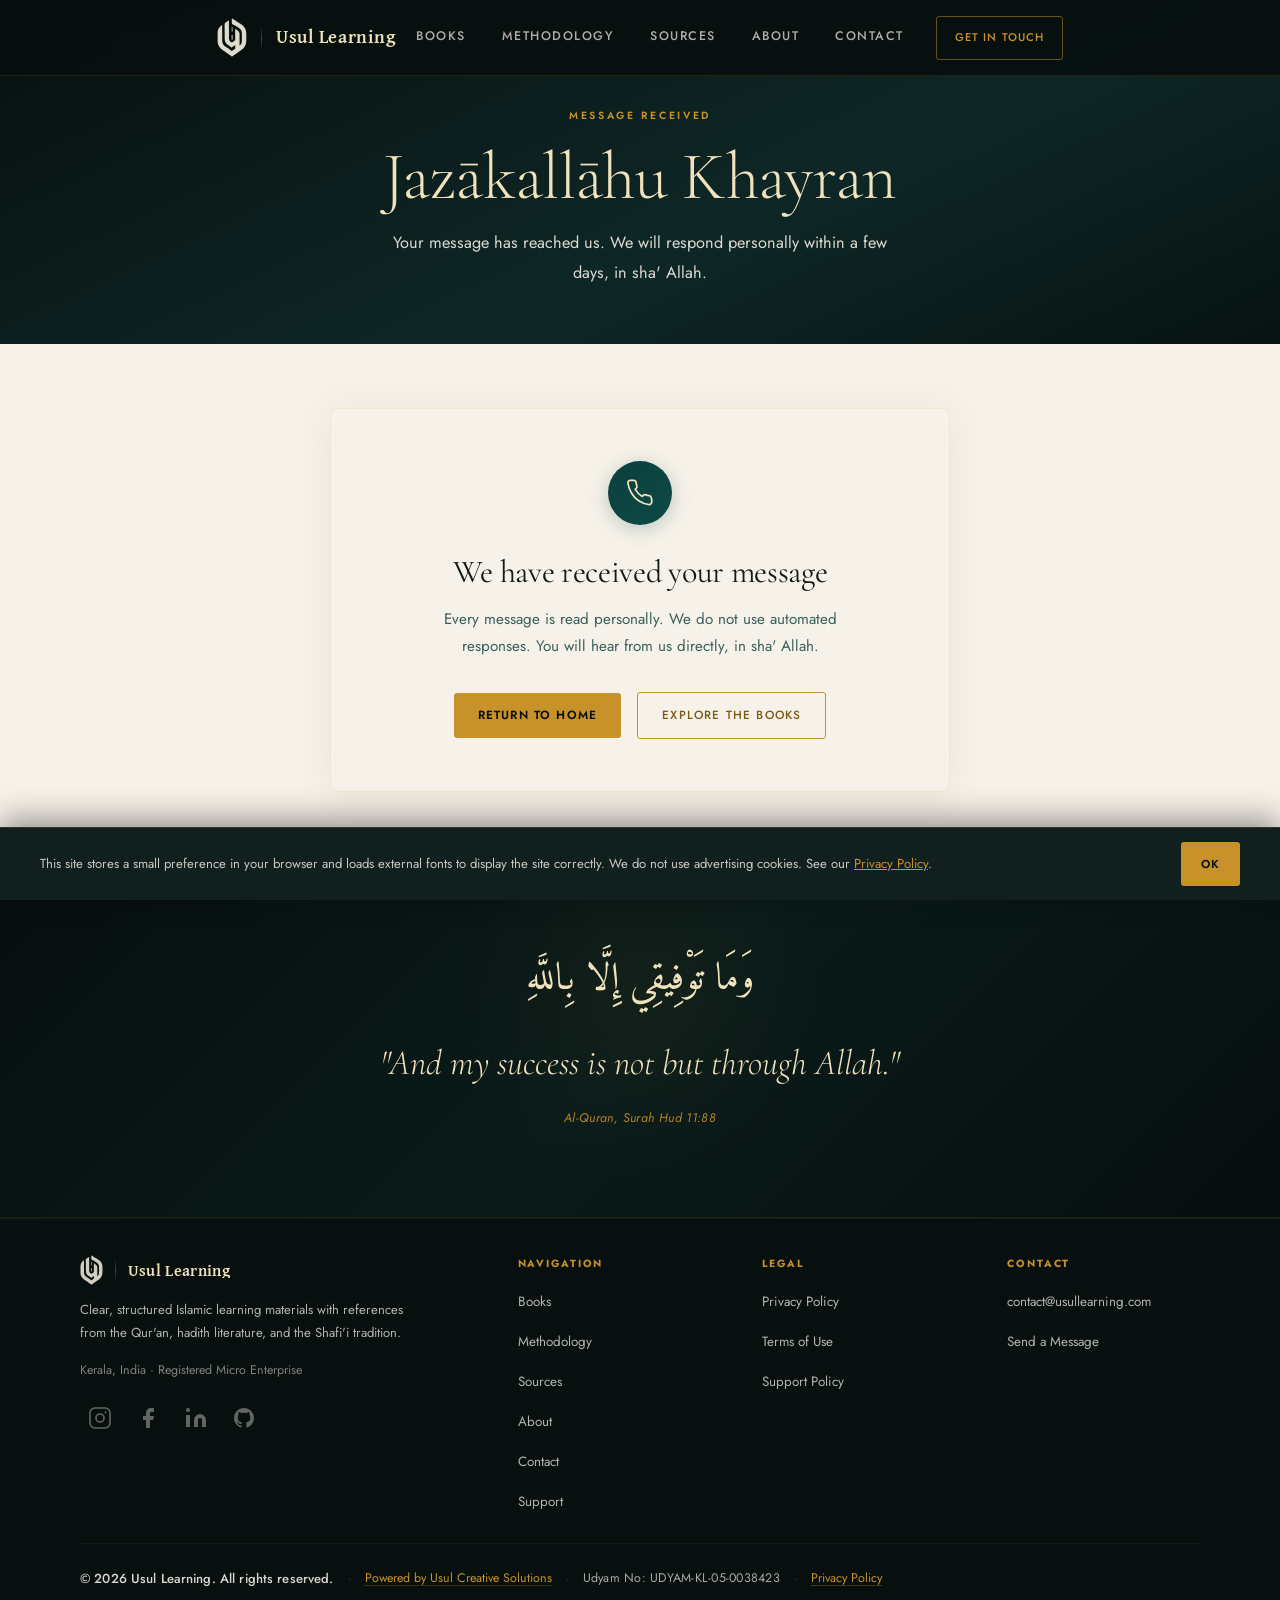
<file: thank-you.html>
<!DOCTYPE html>
<html lang="en">
<head>
  <meta charset="UTF-8" />
  <meta name="viewport" content="width=device-width, initial-scale=1.0" />
  <title>Message Received - Usul Learning</title>
  <meta name="description" content="Your message has been received. We will respond personally within a few days, in sha' Allah." />
  <meta name="author" content="Muhammed Faheem" />
  <meta name="robots" content="noindex, follow" />
  <link rel="canonical" href="https://usullearning.com/thank-you" />
  <meta property="og:type" content="website" />
  <meta property="og:url" content="https://usullearning.com/thank-you" />
  <meta property="og:title" content="Message Received - Usul Learning" />
  <meta property="og:description" content="Your message has been received. We will respond personally within a few days, in sha' Allah." />
  <meta property="og:image" content="https://usullearning.com/assets/og-preview.jpg" />
  <meta property="og:image:width" content="1920" />
  <meta property="og:image:height" content="1080" />
  <meta property="og:image:type" content="image/jpeg" />

  <link rel="icon" type="image/png" sizes="96x96" href="/favicon-96x96.png?v=3">
  <link rel="icon" type="image/png" sizes="48x48" href="/favicon-48x48.png?v=3">
  <link rel="icon" type="image/png" sizes="32x32" href="/favicon-32x32.png?v=3">
  <link rel="icon" type="image/png" sizes="16x16" href="/favicon-16x16.png?v=3">
  <link rel="icon" href="/favicon.ico?v=3" sizes="16x16 32x32 48x48">
  <link rel="apple-touch-icon" sizes="180x180" href="/apple-touch-icon.png?v=3">
  <link rel="manifest" href="/site.webmanifest?v=3">
  <link rel="preconnect" href="https://fonts.googleapis.com" />
  <link rel="preconnect" href="https://fonts.gstatic.com" crossorigin />
  <link rel="stylesheet" href="https://fonts.googleapis.com/css2?family=Cormorant+Garamond:ital,wght@0,300;0,400;0,500;0,600;0,700;1,300;1,400;1,500&family=Gentium+Plus:wght@700&family=Jost:wght@300;400;500;600&family=Amiri:ital,wght@0,400;0,700;1,400&display=swap" />
  <link rel="stylesheet" href="styles.css" />
  <noscript><style>.fade-up{opacity:1 !important;transform:none !important}</style></noscript>
</head>
<body>

  <!-- Cookie Notice Banner -->
  <div id="cookieBanner" class="cookie-banner hidden" role="region" aria-label="Cookie notice">
    <p>This site stores a small preference in your browser and loads external fonts to display the site correctly. We do not use advertising cookies. See our <a href="privacy">Privacy Policy</a>.</p>
    <div class="cookie-banner__actions">
      <button id="cookieDismiss" class="btn btn--gold btn--cookie">OK</button>
    </div>
  </div>

  <a href="#main-content" class="skip-link">Skip to main content</a>

  <!-- NAV -->
  <header role="banner">
    <nav class="nav" role="navigation" aria-label="Main navigation">
      <div class="container">
        <div class="nav__inner">
          <a href="/" class="nav__logo" aria-label="Usul Learning - Home">
            <img src="assets/logo/usullearning-logo.svg" width="267" height="351" decoding="async" alt="" class="nav__logo-img" aria-hidden="true" />
            <div class="nav__logo-divider" aria-hidden="true"></div>
            <div class="nav__logo-text">
              <span class="nav__logo-name">Usul Learning</span>
            </div>
          </a>
          <ul class="nav__links" role="list">
              <li><a href="books" class="nav__link">Books</a></li>
            <li><a href="methodology" class="nav__link">Methodology</a></li>
            <li><a href="sources" class="nav__link">Sources</a></li>
            <li><a href="about" class="nav__link">About</a></li>
            <li><a href="contact" class="nav__link">Contact</a></li>
          </ul>
          <a href="contact" class="nav__cta">Get in Touch</a>
          <button class="nav__toggle" aria-label="Toggle menu" aria-expanded="false" aria-controls="mobileNav">
            <span></span><span></span><span></span>
          </button>
        </div>
      </div>
    </nav>
    <div class="nav__mobile" id="mobileNav">
      <a href="/" class="nav__link">Home</a>
      <a href="books" class="nav__link">Books</a>
      <a href="methodology" class="nav__link">Methodology</a>
      <a href="sources" class="nav__link">Sources</a>
      <a href="about" class="nav__link">About</a>
      <a href="contact" class="nav__link">Contact</a>
    </div>
  </header>

  <main id="main-content" role="main">

    <!-- PAGE HERO -->
    <div class="page-hero">
      <div class="container">
        <div class="page-hero__eyebrow fade-up">Message Received</div>
        <h1 class="page-hero__title fade-up delay-1">Jazākallāhu Khayran</h1>
        <p class="page-hero__desc fade-up delay-2">Your message has reached us. We will respond personally within a few days, in sha' Allah.</p>
      </div>
    </div>

    <!-- CONFIRMATION CARD -->
    <section class="section ty-section">
      <div class="container">
        <div class="ty-card fade-up">

          <div class="ty-card__icon" aria-hidden="true">
            <svg xmlns="http://www.w3.org/2000/svg" viewBox="0 0 24 24" fill="none" stroke="currentColor" stroke-width="1.5" stroke-linecap="round" stroke-linejoin="round" aria-hidden="true" focusable="false">
              <path d="M22 16.92v3a2 2 0 0 1-2.18 2 19.79 19.79 0 0 1-8.63-3.07A19.5 19.5 0 0 1 4.69 12a19.79 19.79 0 0 1-3.07-8.67A2 2 0 0 1 3.6 1.27h3a2 2 0 0 1 2 1.72 12.84 12.84 0 0 0 .7 2.81 2 2 0 0 1-.45 2.11L7.91 8.91a16 16 0 0 0 6 6l.91-.91a2 2 0 0 1 2.11-.45 12.84 12.84 0 0 0 2.81.7A2 2 0 0 1 21.6 16z"/>
            </svg>
          </div>

          <div class="ty-card__content">
            <h2 class="ty-card__title">We have received your message</h2>
            <p class="ty-card__text">Every message is read personally. We do not use automated responses. You will hear from us directly, in sha' Allah.</p>
          </div>

          <div class="ty-card__actions">
            <a href="/" class="btn btn--gold">Return to Home</a>
            <a href="books" class="btn btn--outline">Explore the Books</a>
          </div>

        </div>
      </div>
    </section>

    <!-- HADITH BANNER -->
    <div class="hadith-banner">
      <div class="container">
        <div class="hadith-banner__inner fade-up">
          <span class="hadith-banner__arabic" lang="ar">وَمَا تَوْفِيقِي إِلَّا بِاللَّهِ</span>
          <p class="hadith-banner__text">"And my success is not but through Allah."</p>
          <div class="hadith-banner__source">Al-Quran, Surah Hud 11:88</div>
        </div>
      </div>
    </div>

  </main>

  <!-- FULL FOOTER -->
  <footer class="footer" role="contentinfo">
    <div class="container">
      <div class="footer__grid">
        <div>
          <div class="footer__brand-logo">
            <img src="assets/logo/usullearning-logo.svg" width="267" height="351" decoding="async" alt="" class="footer__brand-img" aria-hidden="true" />
            <div class="footer__brand-divider" aria-hidden="true"></div>
            <div class="footer__brand-text">
              <div class="footer__brand-name">Usul Learning</div>
            </div>
          </div>
          <p class="footer__brand-desc">Clear, structured Islamic learning materials with references from the Qur'an, hadith literature, and the Shafi'i tradition.</p>
          <p class="footer__disclaimer">Kerala, India · Registered Micro Enterprise</p>
          <div class="footer__social">
            <a href="https://www.instagram.com/usul.learning/" target="_blank" rel="noopener noreferrer" class="footer__social-link" aria-label="Usul Learning on Instagram">
              <svg xmlns="http://www.w3.org/2000/svg" viewBox="0 0 24 24" fill="none" stroke="currentColor" stroke-width="1.6" stroke-linecap="round" stroke-linejoin="round" aria-hidden="true" focusable="false"><rect x="2" y="2" width="20" height="20" rx="5" ry="5"/><circle cx="12" cy="12" r="4"/><circle cx="17.5" cy="6.5" r="1" fill="currentColor" stroke="none"/></svg>
            </a>
            <a href="https://www.facebook.com/usullearning/" target="_blank" rel="noopener noreferrer" class="footer__social-link" aria-label="Usul Learning on Facebook">
              <svg xmlns="http://www.w3.org/2000/svg" viewBox="0 0 24 24" fill="currentColor" aria-hidden="true" focusable="false"><path d="M18 2h-3a5 5 0 0 0-5 5v3H7v4h3v8h4v-8h3l1-4h-4V7a1 1 0 0 1 1-1h3z"/></svg>
            </a>
            <a href="https://www.linkedin.com/company/usullearning" target="_blank" rel="noopener noreferrer" class="footer__social-link" aria-label="Usul Learning on LinkedIn">
              <svg xmlns="http://www.w3.org/2000/svg" viewBox="0 0 24 24" fill="currentColor" aria-hidden="true" focusable="false"><path d="M16 8a6 6 0 0 1 6 6v7h-4v-7a2 2 0 0 0-2-2 2 2 0 0 0-2 2v7h-4v-7a6 6 0 0 1 6-6z"/><rect x="2" y="9" width="4" height="12"/><circle cx="4" cy="4" r="2"/></svg>
            </a>
            <a href="https://github.com/usullearning" target="_blank" rel="noopener noreferrer" class="footer__social-link" aria-label="Usul Learning on GitHub">
              <svg xmlns="http://www.w3.org/2000/svg" viewBox="0 0 24 24" fill="currentColor" aria-hidden="true" focusable="false"><path d="M12 2C6.477 2 2 6.477 2 12c0 4.42 2.865 8.166 6.839 9.489.5.092.682-.217.682-.482 0-.237-.008-.866-.013-1.7-2.782.603-3.369-1.342-3.369-1.342-.454-1.155-1.11-1.463-1.11-1.463-.908-.62.069-.608.069-.608 1.003.07 1.531 1.03 1.531 1.03.892 1.529 2.341 1.087 2.91.832.092-.647.35-1.088.636-1.338-2.22-.253-4.555-1.11-4.555-4.943 0-1.091.39-1.984 1.029-2.683-.103-.253-.446-1.27.098-2.647 0 0 .84-.269 2.75 1.025A9.578 9.578 0 0 1 12 6.836c.85.004 1.705.114 2.504.336 1.909-1.294 2.747-1.025 2.747-1.025.546 1.377.202 2.394.1 2.647.64.699 1.028 1.592 1.028 2.683 0 3.842-2.339 4.687-4.566 4.935.359.309.678.919.678 1.852 0 1.336-.012 2.415-.012 2.743 0 .267.18.578.688.48C19.138 20.163 22 16.418 22 12c0-5.523-4.477-10-10-10z"/></svg>
            </a>
          </div>
        </div>
        <div>
          <div class="footer__col-title">Navigation</div>
          <ul class="footer__links" role="list">
            <li><a href="books" class="footer__link">Books</a></li>
            <li><a href="methodology" class="footer__link">Methodology</a></li>
            <li><a href="sources" class="footer__link">Sources</a></li>
            <li><a href="about" class="footer__link">About</a></li>
            <li><a href="contact" class="footer__link">Contact</a></li>
            <li><a href="support" class="footer__link">Support</a></li>
          </ul>
        </div>
        <div>
          <div class="footer__col-title">Legal</div>
          <ul class="footer__links" role="list">
            <li><a href="privacy" class="footer__link">Privacy Policy</a></li>
            <li><a href="terms" class="footer__link">Terms of Use</a></li>
            <li><a href="support-policy" class="footer__link">Support Policy</a></li>
          </ul>
        </div>
        <div>
          <div class="footer__col-title">Contact</div>
          <ul class="footer__links" role="list">
            <li><a href="mailto:contact@usullearning.com" class="footer__link">contact@usullearning.com</a></li>
            <li><a href="contact" class="footer__link">Send a Message</a></li>
          </ul>
        </div>
      </div>
            <div class="footer__bottom">
        <div class="footer__bottom-single">
          <span class="footer__bottom-copy">© 2026 Usul Learning. All rights reserved.</span>
          <span class="footer__bottom-sep">·</span>
          <a href="https://usulcs.com" target="_blank" rel="noopener noreferrer" class="footer__bottom-attr-link" aria-label="Powered by Usul Creative Solutions">Powered by Usul Creative Solutions</a>
          <span class="footer__bottom-sep">·</span>
          <span class="footer__bottom-meta">Udyam No: UDYAM-KL-05-0038423</span>
          <span class="footer__bottom-sep">·</span>
          <a href="privacy" class="footer__bottom-link">Privacy Policy</a>
        </div>
      </div>
    </div>
  </footer>

  <script src="main.js"></script>
</body>
</html>
</file>
<file: styles.css>
/* ============================================================
   USUL LEARNING - styles.css
   Mobile-first, min-width breakpoints
   Covers all 2026 viewports: 136px → 5120px
   ============================================================ */

/* ── CUSTOM PROPERTIES ──────────────────────────────────────── */
:root {
  --cream:        #f7f2e9;
  --cream-dark:   #ede6d6;
  --parchment:    #e2d9c8;
  --ink:          #111a19;
  --ink-soft:     #1e2f2e;
  --gold:         #c8922a;
  --gold-on-light: #7f5818;
  --gold-light:   #d4a040;
  --gold-pale:    #f0e2bc;
  --emerald:      #0b3f3d;
  --emerald-mid:  #0d4a47;
  --emerald-soft: #1a6460;
  --dark:         #080f0f;
  --dark-surface: #0d1918;
  --dark-card:    #111f1e;
  --text-body:    #1a1a1a;
  --text-muted:   #3a5f5c;
  --text-on-dark: rgba(247,242,233,0.88);
  --border:       rgba(200,146,42,0.28);
  --border-soft:  rgba(200,146,42,0.12);
  --border-dark:  rgba(200,146,42,0.16);
  --font-display: 'Cormorant Garamond', Georgia, serif;
  --font-brand:   'Gentium Plus', Georgia, serif;
  --font-body:    'Jost', sans-serif;
  --font-arabic:  'Amiri', serif;
  --nav-height:   56px;
  --max-w:        1160px;
  --container-px: 16px;
  --radius:       3px;
  --radius-md:    8px;
  --transition:   0.35s cubic-bezier(0.4, 0, 0.2, 1);
}

/* ── RESET ──────────────────────────────────────────────────── */
*, *::before, *::after { box-sizing: border-box; margin: 0; padding: 0; }
html { scroll-behavior: smooth; font-size: 16px; -webkit-text-size-adjust: 100%; }
body { font-family: var(--font-body); background: var(--cream); color: var(--text-body); line-height: 1.7; overflow-x: hidden; }
img { display: block; max-width: 100%; height: auto; }
a { color: inherit; text-decoration: none; }
ul { list-style: none; }

a:focus-visible,
button:focus-visible,
input:focus-visible,
textarea:focus-visible,
select:focus-visible {
  outline: 2px solid var(--gold);
  outline-offset: 3px;
}

:where(.about, .method, .meth-principles, .meth-quote-section, .about-intro, .about-reg, .author-note-section, .books-intro, .book-detail, .contact, .sources-intro, .legal-section, .support-upi, .ty-section) :focus-visible,
:where(.source-pill, .ty-card):focus-visible {
  outline-color: var(--gold-on-light);
}

/* ── Issue 4: Safe-area insets for notches, Dynamic Island, foldable hinges ── */
/* Nav: extend into safe area at top */
.nav {
  padding-left: env(safe-area-inset-left);
  padding-right: env(safe-area-inset-right);
}
/* Cookie banner: extend into safe area at bottom */
.cookie-banner {
  padding-bottom: calc(14px + env(safe-area-inset-bottom));
  padding-left: calc(var(--container-px) + env(safe-area-inset-left));
  padding-right: calc(var(--container-px) + env(safe-area-inset-right));
}
/* Footer: ensure bottom content clears safe area */
.footer { padding-bottom: calc(20px + env(safe-area-inset-bottom)); }

/* ── FLUID TYPOGRAPHY - base (below 360px) ──────────────────── */
h1,h2,h3,h4 { font-family: var(--font-display); color: var(--ink); line-height: 1.12; font-weight: 400; }
h1 { font-size: clamp(2rem, 8vw, 2.8rem); }
h2 { font-size: clamp(1.55rem, 5vw, 2.2rem); }
h3 { font-size: clamp(1.2rem, 3.5vw, 1.6rem); }
h4 { font-size: 1.05rem; font-weight: 500; }
p  { font-size: clamp(0.9rem, 3vw, 1.05rem); line-height: 1.85; color: var(--text-body); font-weight: 400; }

/* Arabic - RTL, correct font, readable size */
[lang="ar"],
.arabic { font-family: var(--font-arabic); font-size: clamp(1.1rem, 4vw, 1.55rem); direction: rtl; color: var(--gold); }
.hadith-banner__arabic { font-family: var(--font-arabic); font-size: clamp(1.3rem, 4vw, 2.4rem); color: var(--gold-pale); direction: rtl; margin-bottom: 20px; display: block; line-height: 1.8; text-align: center; }

/* ── UTILITIES ──────────────────────────────────────────────── */
.visually-hidden { position: absolute; width: 1px; height: 1px; padding: 0; margin: -1px; overflow: hidden; clip: rect(0,0,0,0); white-space: nowrap; border: 0; }
.container { max-width: var(--max-w); margin: 0 auto; padding: 0 var(--container-px); }
.section    { padding: 40px 0; }
.section--sm { padding: 28px 0; }

/* Eyebrow */
.eyebrow { display: inline-flex; align-items: center; gap: 10px; font-size: 0.65rem; font-weight: 600; letter-spacing: 0.24em; text-transform: uppercase; color: var(--gold-on-light); margin-bottom: 16px; }

/* ── NAV - mobile first ─────────────────────────────────────── */
.nav {
  position: fixed; top: 0; left: 0; right: 0; z-index: 100;
  height: var(--nav-height); display: flex; align-items: center;
  background: rgba(8,15,15,0.99);
  border-bottom: 1px solid rgba(200,146,42,0.14);
  transition: background var(--transition), box-shadow var(--transition);
}
@supports (backdrop-filter: blur(16px)) {
  .nav { background: rgba(8,15,15,0.95); backdrop-filter: blur(16px); -webkit-backdrop-filter: blur(16px); }
}
.nav.scrolled { background: rgba(8,15,15,0.99); box-shadow: 0 4px 32px rgba(0,0,0,0.4); }
.nav__inner { display: flex; align-items: center; width: 100%; min-width: 0; }
.nav__logo { display: flex; align-items: center; gap: 0; flex-shrink: 1; min-width: 0; max-width: calc(100% - 52px); }
.nav__logo-img { height: 30px; width: auto; object-fit: contain; opacity: 0.88; flex-shrink: 0; }
.nav__logo-divider { width: 1px; height: 20px; background: linear-gradient(180deg, transparent, rgba(200,146,42,0.4), transparent); margin: 0 8px; flex-shrink: 0; }
.nav__logo-text { display: flex; flex-direction: column; gap: 3px; min-width: 0; }
.nav__logo-name { font-family: var(--font-brand); font-size: 1rem; font-weight: 700; color: var(--gold-pale); letter-spacing: 0.03em; line-height: 1; white-space: nowrap; overflow: hidden; text-overflow: ellipsis; }
.nav__logo-tagline { font-size: 0.55rem; font-weight: 400; letter-spacing: 0.16em; text-transform: uppercase; color: rgba(200,146,42,0.7); line-height: 1; }

/* Desktop nav - hidden on mobile */
.nav__links { display: none; align-items: center; gap: 24px; margin: 0 auto; padding: 0 20px; }
.nav__link { font-size: 0.74rem; font-weight: 500; letter-spacing: 0.12em; text-transform: uppercase; color: rgba(247,242,233,0.7); transition: color var(--transition); position: relative; padding-bottom: 2px; min-height: 44px; display: inline-flex; align-items: center; }
.nav__link::after { content: ''; position: absolute; bottom: 4px; left: 0; width: 0; height: 1px; background: var(--gold); transition: width var(--transition); }
.nav__link:hover, .nav__link:focus-visible { color: var(--gold-pale); }
.nav__link:hover::after, .nav__link:focus-visible::after { width: 100%; }
.nav__link.active { color: var(--gold-pale); }
.nav__link.active::after { width: 100%; }

.nav__cta { display: none; align-items: center; gap: 8px; padding: 9px 18px; border: 1px solid rgba(200,146,42,0.5); border-radius: var(--radius); font-size: 0.7rem; font-weight: 500; letter-spacing: 0.1em; text-transform: uppercase; color: var(--gold); transition: all var(--transition); white-space: nowrap; margin-left: 12px; flex-shrink: 0; min-height: 44px; }
.nav__cta:hover, .nav__cta:focus-visible { background: var(--gold); border-color: var(--gold); color: var(--dark); }

/* Hamburger */
.nav__toggle { display: flex; flex-direction: column; gap: 5px; cursor: pointer; padding: 8px; background: none; border: none; margin-left: auto; min-width: 44px; min-height: 44px; align-items: center; justify-content: center; flex-shrink: 0; }
.nav__toggle span { display: block; width: 22px; height: 1.5px; background: var(--gold-pale); transition: all var(--transition); }
.nav__toggle:focus-visible { outline: 2px solid var(--gold); outline-offset: 2px; border-radius: 4px; }

/* Mobile drawer */
.nav__mobile { display: none; position: fixed; top: var(--nav-height); left: 0; right: 0; background: rgba(8,15,15,0.98); border-bottom: 1px solid rgba(200,146,42,0.15); padding: 24px var(--container-px) 32px; z-index: 99; flex-direction: column; gap: 4px; transform: translateY(-8px); opacity: 0; transition: all var(--transition); }
.nav__mobile.open { display: flex; transform: translateY(0); opacity: 1; }
.nav__mobile .nav__link { font-size: 0.9rem; letter-spacing: 0.08em; color: rgba(247,242,233,0.78); min-height: 48px; }
.nav__mobile .nav__link:hover, .nav__mobile .nav__link:focus-visible { color: var(--gold); }

/* ── HERO - single column, mobile ──────────────────────────── */
.hero { min-height: 100svh; display: flex; align-items: center; position: relative; overflow: hidden; background: var(--dark); padding-top: var(--nav-height); }
.hero::before { content: ''; position: absolute; inset: 0; pointer-events: none; background: radial-gradient(ellipse 80% 60% at 50% 40%, rgba(13,74,71,0.28) 0%, transparent 70%); }

.hero__content { position: relative; z-index: 2; display: grid; grid-template-columns: 1fr; gap: 32px; align-items: center; padding: 40px 0 52px; width: 100%; text-align: center; min-height: calc(100svh - var(--nav-height)); }
.hero__eyebrow { display: inline-flex; align-items: center; gap: 10px; font-size: 0.65rem; font-weight: 600; letter-spacing: 0.24em; text-transform: uppercase; color: var(--gold); margin-bottom: 16px; justify-content: center; }
.hero__title { font-size: clamp(2.6rem, 6.5vw, 4.5rem); font-weight: 300; line-height: 1.08; margin-bottom: 8px; color: var(--gold-pale); letter-spacing: -0.01em; }
.hero__title em { font-style: italic; color: var(--gold); display: block; }
.hero__title strong { font-weight: 600; color: #fff; }
.hero__subtitle { font-family: var(--font-display); font-size: 0.82rem; color: rgba(247,242,233,0.82); font-weight: 400; line-height: 1.4; margin: 0 0 20px; letter-spacing: 0.1em; text-transform: uppercase; }
.hero__desc { font-size: clamp(0.9rem, 1.8vw, 1rem); color: rgba(247,242,233,0.72); font-weight: 400; line-height: 1.75; margin: 0 auto 24px; max-width: 480px; }
.hero__verse { margin: 0 0 24px; padding: 16px 18px; border-left: 2px solid var(--gold); background: rgba(200,146,42,0.07); border-radius: 0 var(--radius) var(--radius) 0; text-align: left; }
.hero__verse .arabic { font-size: clamp(1rem, 4vw, 1.35rem); margin-bottom: 8px; display: block; color: var(--gold-light); }
.hero__verse p { font-family: var(--font-display); font-size: clamp(0.875rem, 3vw, 1.05rem); font-style: italic; color: rgba(247,242,233,0.7); font-weight: 400; margin-bottom: 6px; }
.hero__verse cite { display: block; font-size: 0.78rem; font-weight: 400; letter-spacing: 0.03em; text-transform: none; color: var(--gold); font-style: italic; margin-top: 4px; }
.hero__actions { display: flex; flex-direction: column; align-items: center; gap: 12px; flex-wrap: wrap; }
.hero__actions .btn { width: 100%; justify-content: center; max-width: 320px; }
.hero__visual { display: flex; justify-content: center; align-items: center; order: -1; align-self: center; }

/* Book */
.book-3d { position: relative; width: min(280px, 80vw); max-width: 100%; animation: bookFloat 5.5s ease-in-out infinite; }
@keyframes bookFloat { 0%,100% { transform: translateY(0); } 50% { transform: translateY(-12px); } }
.book-cover { border-radius: 12px; overflow: hidden; box-shadow: 0 24px 64px rgba(0,0,0,0.6), 0 8px 24px rgba(0,0,0,0.4), 0 0 0 1px rgba(200,146,42,0.18); transition: all 0.5s ease; }
.book-cover:hover { box-shadow: -10px 10px 0 rgba(0,0,0,0.4), 0 0 0 1px rgba(200,146,42,0.4), 0 0 40px rgba(200,146,42,0.12); }
.book-cover img { width: 100%; height: auto; display: block; }
.book-spine { display: none; }
.book-pages { display: none; }
.book-coming-badge span { font-size: 0.5rem; font-weight: 700; letter-spacing: 0.1em; text-transform: uppercase; text-align: center; line-height: 1.4; font-family: var(--font-body); }

/* ── STATS - 2×2 mobile ─────────────────────────────────────── */
.stats { background: var(--dark-surface); border-top: 1px solid rgba(200,146,42,0.1); border-bottom: 1px solid rgba(200,146,42,0.1); padding: 28px 0; }
.stats__inner { display: grid; grid-template-columns: 1fr 1fr; gap: 24px 0; text-align: center; }
.stats__item { padding: 0 16px; position: relative; }
.stats__num { font-family: var(--font-display); font-size: clamp(1.4rem, 6vw, 2.4rem); font-weight: 400; color: var(--gold); line-height: 1; display: block; }
.stats__label { font-size: 0.65rem; font-weight: 500; letter-spacing: 0.14em; text-transform: uppercase; color: rgba(247,242,233,0.72); margin-top: 8px; display: block; }

/* ── BUTTONS ────────────────────────────────────────────────── */
.btn { display: inline-flex; align-items: center; justify-content: center; gap: 8px; padding: 12px 24px; min-height: 44px; font-family: var(--font-body); font-size: 0.74rem; font-weight: 500; letter-spacing: 0.1em; text-transform: uppercase; border-radius: var(--radius); transition: all var(--transition); cursor: pointer; border: none; white-space: nowrap; }
.btn:focus-visible { outline: 2px solid var(--gold); outline-offset: 3px; }
:where(.about, .method, .meth-principles, .meth-quote-section, .about-intro, .about-reg, .author-note-section, .books-intro, .book-detail, .contact, .sources-intro, .legal-section, .support-upi, .ty-section) .btn:focus-visible { outline-color: var(--gold-on-light); }
.btn--primary { background: var(--emerald-mid); color: var(--gold-pale); border: 1px solid transparent; }
.btn--primary:hover { background: var(--emerald-soft); transform: translateY(-1px); box-shadow: 0 8px 24px rgba(13,74,71,0.35); }
/* Outline button always sits on light/cream backgrounds (.method, .ty-card);
   use the darker gold token for WCAG-AA text contrast. Border left as gold accent. */
.btn--outline { background: transparent; border: 1px solid var(--gold); color: var(--gold-on-light); }
.btn--outline:hover { background: var(--gold); color: var(--dark); transform: translateY(-1px); }
.btn--gold { background: var(--gold); color: var(--dark); font-weight: 600; }
.btn--gold:hover { background: var(--gold-light); transform: translateY(-1px); box-shadow: 0 8px 24px rgba(200,146,42,0.35); }
.btn--ghost { background: rgba(247,242,233,0.06); border: 1px solid rgba(247,242,233,0.14); color: var(--gold-pale); }
.btn--ghost:hover { background: rgba(247,242,233,0.1); border-color: rgba(200,146,42,0.35); }

/* ── SECTION HEADERS ────────────────────────────────────────── */
.section-header { text-align: center; margin-bottom: 32px; }
.section-header__eyebrow { display: inline-flex; align-items: center; gap: 10px; font-size: 0.65rem; font-weight: 600; letter-spacing: 0.24em; text-transform: uppercase; color: var(--gold-on-light); margin-bottom: 14px; }
/* Sources page H2 headings - semantic heading, eyebrow visual style */
h2.sources-group-heading { font-size: 0.65rem; font-weight: 600; letter-spacing: 0.24em; text-transform: uppercase; line-height: 1; }
.section-header__title { margin-bottom: 14px; color: var(--ink); }
.section-header__title--light { color: var(--gold-pale); }
.section-header__desc { max-width: 520px; margin: 0 auto; color: var(--text-muted); font-size: clamp(0.875rem, 3vw, 1rem); font-weight: 400; line-height: 1.85; }
.section-header__desc--light { color: var(--text-on-dark); }

/* ── ABOUT ──────────────────────────────────────────────────── */
.about { background: var(--cream); }
.about__grid { display: grid; grid-template-columns: 1fr; gap: 40px; align-items: center; }
.about__pull-quote { font-family: var(--font-display); font-size: clamp(1.2rem, 4.5vw, 1.7rem); font-style: italic; color: var(--ink-soft); line-height: 1.4; margin-bottom: 20px; padding-bottom: 20px; border-bottom: 1px solid var(--border-soft); font-weight: 400; }
.about__body { font-size: clamp(0.875rem, 3vw, 1.02rem); line-height: 1.9; color: var(--text-body); font-weight: 400; margin-bottom: 16px; }
.about__author { display: flex; align-items: center; gap: 14px; margin-top: 28px; padding: 16px 20px; background: var(--cream-dark); border-radius: var(--radius); border: 1px solid var(--border-soft); }
.about__author-avatar { width: 44px; height: 44px; border-radius: 50%; overflow: hidden; flex-shrink: 0; border: 2px solid rgba(200,146,42,0.22); }
.about__author-avatar img { width: 100%; height: 100%; object-fit: cover; object-position: center top; display: block; }
.about__author-avatar svg { width: 20px; height: 20px; color: var(--gold-pale); }
.about__author-name { font-family: var(--font-display); font-size: 1rem; font-weight: 500; color: var(--ink); }
.about__author-role { font-size: 0.68rem; font-weight: 500; letter-spacing: 0.1em; text-transform: uppercase; color: var(--gold-on-light); margin-top: 2px; }
.about__visual { position: relative; display: flex; justify-content: center; }
.about__card-stack { position: relative; width: 100%; max-width: 340px; }
.about__card { background: white; border-radius: var(--radius-md); padding: 24px; box-shadow: 0 8px 40px rgba(8,15,15,0.12); border: 1px solid rgba(200,146,42,0.07); }
.about__card--back { display: none; }
.about__card-badge { display: inline-flex; align-items: center; gap: 8px; padding: 4px 12px; background: rgba(13,74,71,0.07); border: 1px solid rgba(13,74,71,0.14); border-radius: 20px; font-size: 0.68rem; font-weight: 600; letter-spacing: 0.1em; text-transform: uppercase; color: var(--emerald); margin-bottom: 16px; }
.about__card-title { font-family: var(--font-display); font-size: clamp(1.1rem, 4vw, 1.45rem); color: var(--ink); margin-bottom: 14px; line-height: 1.25; font-weight: 400; }
.about__card-list { display: flex; flex-direction: column; gap: 12px; }
.about__card-item { display: flex; align-items: flex-start; gap: 10px; font-size: 0.875rem; color: var(--text-body); font-weight: 400; line-height: 1.55; }
.about__card-icon { width: 18px; height: 18px; background: var(--emerald); border-radius: 50%; display: flex; align-items: center; justify-content: center; flex-shrink: 0; margin-top: 1px; }
.about__card-icon svg { width: 9px; height: 9px; color: white; }
.about__reg { margin-top: 16px; padding-top: 14px; border-top: 1px solid rgba(200,146,42,0.14); font-size: 0.68rem; color: var(--text-muted); font-weight: 400; letter-spacing: 0.04em; }

/* ── BOOKS ──────────────────────────────────────────────────── */
.books { background: var(--dark-surface); }
.books__grid { display: grid; grid-template-columns: 1fr; gap: 24px; max-width: 400px; margin: 0 auto; }
.book-card { background: var(--dark-card); border: 1px solid var(--border-dark); border-radius: var(--radius-md); overflow: hidden; transition: all var(--transition); }
.book-card:hover { transform: translateY(-4px); box-shadow: 0 20px 52px rgba(0,0,0,0.4), 0 0 0 1px rgba(200,146,42,0.28); }
.book-card__visual { padding: 24px 24px 0; display: flex; justify-content: center; }
.book-card__3d { position: relative; width: 200px; height: 113px; transform-style: preserve-3d; transform: perspective(800px) rotateY(-12deg) rotateX(3deg); filter: drop-shadow(0 16px 28px rgba(0,0,0,0.5)); animation: bookFloat 5s ease-in-out infinite; will-change: transform; backface-visibility: hidden; -webkit-backface-visibility: hidden; }
.book-card__body { padding: 20px 20px 24px; }
.book-card__vol { font-size: 0.65rem; font-weight: 600; letter-spacing: 0.2em; text-transform: uppercase; color: var(--gold); margin-bottom: 8px; }
.book-card__title { font-family: var(--font-display); font-size: clamp(1.2rem, 5vw, 1.55rem); color: var(--gold-pale); margin-bottom: 6px; line-height: 1.15; font-weight: 400; }
.book-card__subtitle { font-family: var(--font-display); font-size: 0.9rem; font-style: italic; color: rgba(200,146,42,0.72); margin-bottom: 14px; }
.book-card__desc { font-size: 0.875rem; line-height: 1.8; color: var(--text-on-dark); font-weight: 400; margin-bottom: 18px; }
.book-card__topics { display: flex; flex-wrap: wrap; gap: 6px; margin-bottom: 20px; }
.book-card__topic { padding: 3px 10px; background: rgba(200,146,42,0.09); border: 1px solid rgba(200,146,42,0.2); border-radius: 20px; font-size: 0.65rem; font-weight: 500; color: var(--gold-light); letter-spacing: 0.06em; }
.book-card__status { display: inline-flex; align-items: center; gap: 8px; padding: 8px 16px; border: 1px solid rgba(200,146,42,0.28); border-radius: var(--radius); font-size: 0.75rem; font-weight: 600; letter-spacing: 0.06em; text-transform: uppercase; color: rgba(200,146,42,0.88); min-height: 44px; }
.book-card__status-dot { width: 6px; height: 6px; border-radius: 50%; background: var(--gold); animation: pulse 2.2s infinite; }
.book-card__status--review { color: var(--ink); border-color: rgba(11,63,61,0.25); }
.book-card__status-dot--review { background: #c07a1a; animation: pulse 2.8s infinite; }
@keyframes pulse { 0%,100% { opacity:1; transform:scale(1); } 50% { opacity:0.4; transform:scale(0.75); } }

/* ── HADITH BANNER ──────────────────────────────────────────── */
.hadith-banner { background: linear-gradient(135deg, #060e0d 0%, #0a1b1a 50%, #060e0d 100%); padding: 52px 0; position: relative; overflow: hidden; border-top: 1px solid rgba(200,146,42,0.1); border-bottom: 1px solid rgba(200,146,42,0.1); }
.hadith-banner::before { content: ''; position: absolute; top: -60px; left: 50%; transform: translateX(-50%); width: 400px; height: 400px; background: radial-gradient(ellipse, rgba(200,146,42,0.05) 0%, transparent 65%); border-radius: 50%; pointer-events: none; }
.hadith-banner__inner { position: relative; z-index: 2; text-align: center; max-width: 720px; margin: 0 auto; }
.hadith-banner__text { font-family: var(--font-display); font-size: clamp(1.2rem, 4vw, 2.2rem); font-style: italic; color: var(--gold-pale); line-height: 1.65; margin-bottom: 16px; font-weight: 300; }
.hadith-banner__source { font-size: 0.78rem; font-weight: 400; letter-spacing: 0.03em; text-transform: none; color: rgba(200,146,42,0.88); font-style: italic; }

/* ── METHODOLOGY CARDS ──────────────────────────────────────── */
.method { background: var(--cream); }
.method__grid { display: grid; grid-template-columns: 1fr; gap: 20px; }
.method__card { padding: 32px 24px; border: 1px solid var(--border-soft); border-radius: var(--radius-md); background: white; transition: all var(--transition); text-align: center; position: relative; overflow: hidden; }
.method__card:hover { border-color: rgba(13,74,71,0.22); box-shadow: 0 10px 32px rgba(13,74,71,0.1); transform: translateY(-2px); }
.method__icon { width: 52px; height: 52px; background: linear-gradient(135deg, var(--emerald), var(--emerald-soft)); border-radius: 50%; display: flex; align-items: center; justify-content: center; margin: 0 auto 18px; box-shadow: 0 6px 20px rgba(13,74,71,0.2); }
.method__icon svg { width: 22px; height: 22px; color: var(--gold-pale); }
.method__title { font-family: var(--font-display); font-size: clamp(1.1rem, 4vw, 1.3rem); color: var(--ink); margin-bottom: 10px; font-weight: 500; }
.method__desc { font-size: clamp(0.9rem, 3vw, 1rem); line-height: 1.85; color: var(--text-muted); font-weight: 400; }

/* ── METHODOLOGY STEPS ──────────────────────────────────────── */
.method-step { display: flex; align-items: flex-start; gap: 16px; margin-bottom: 36px; }
.method-step:last-child { margin-bottom: 0; }
.method-step__num { width: 40px; height: 40px; min-width: 40px; background: var(--emerald); border-radius: 50%; display: flex; align-items: center; justify-content: center; flex-shrink: 0; border: 2px solid rgba(200,146,42,0.25); margin-top: 4px; }
.method-step__num span { color: var(--gold-pale); font-family: var(--font-display); font-size: 1rem; font-weight: 500; line-height: 1; }
.method-step__content h3 { font-family: var(--font-display); font-size: clamp(1.1rem, 4vw, 1.55rem); color: var(--ink); font-weight: 500; margin-bottom: 8px; line-height: 1.2; }
.method-step__content p { font-size: clamp(0.875rem, 3vw, 1rem); line-height: 1.9; color: var(--text-body); font-weight: 400; }

/* ── READ / DOWNLOAD ────────────────────────────────────────── */
.read-section { background: var(--dark); padding: 48px 0; position: relative; overflow: hidden; }
.read-section::before { content: ''; position: absolute; inset: 0; background: radial-gradient(ellipse 70% 50% at 50% 50%, rgba(13,74,71,0.18) 0%, transparent 70%); pointer-events: none; }
.read-section__inner { position: relative; z-index: 2; text-align: center; max-width: 680px; margin: 0 auto; }
.read-section__notice { display: inline-flex; align-items: center; gap: 8px; padding: 8px 18px; background: rgba(200,146,42,0.09); border: 1px solid rgba(200,146,42,0.24); border-radius: 40px; font-size: 0.65rem; font-weight: 600; letter-spacing: 0.14em; text-transform: uppercase; color: var(--gold); margin-bottom: 28px; }
.read-section__notice-dot { width: 6px; height: 6px; border-radius: 50%; background: var(--gold); animation: pulse 2s infinite; }
.read-section__title { font-family: var(--font-display); font-size: clamp(1.8rem, 6vw, 3.4rem); color: var(--gold-pale); font-weight: 300; margin-bottom: 16px; line-height: 1.15; }
.read-section__desc { font-size: clamp(0.875rem, 3vw, 1rem); color: var(--text-on-dark); font-weight: 400; line-height: 1.85; margin-bottom: 36px; }
.read-section__cards { display: grid; grid-template-columns: 1fr; gap: 12px; margin-bottom: 36px; }
.read-card { background: var(--dark-card); border: 1px solid var(--border-dark); border-radius: var(--radius-md); padding: 22px; transition: all var(--transition); text-align: center; display: flex; flex-direction: column; align-items: center; }
.read-card:hover { border-color: rgba(200,146,42,0.32); }
.read-card__icon { width: 44px; height: 44px; background: rgba(200,146,42,0.1); border: 1px solid rgba(200,146,42,0.18); border-radius: var(--radius); display: flex; align-items: center; justify-content: center; margin: 0 auto 14px; }
.read-card__icon svg { width: 20px; height: 20px; color: var(--gold); }
.read-card__title { font-family: var(--font-display); font-size: clamp(1rem, 4vw, 1.15rem); color: var(--gold-pale); margin-bottom: 8px; font-weight: 400; }
.read-card__desc { font-size: clamp(0.875rem, 2.8vw, 0.92rem); color: var(--text-on-dark); font-weight: 400; line-height: 1.72; }
.read-section__notify { padding: 22px; background: var(--dark-card); border: 1px solid var(--border-dark); border-radius: var(--radius-md); display: flex; flex-direction: column; gap: 16px; }
.read-section__notify h4 { font-family: var(--font-display); font-size: clamp(1rem, 4vw, 1.2rem); color: var(--gold-pale); margin-bottom: 4px; font-weight: 400; }
.read-section__notify p { font-size: clamp(0.875rem, 3vw, 0.92rem); color: var(--text-on-dark); font-weight: 400; line-height: 1.65; }
.notify-form { display: flex; flex-direction: column; gap: 10px; }

/* Fix iOS zoom: all inputs must be 16px minimum */
.notify-input,
.form-input,
.form-textarea { font-size: 16px !important; }
.notify-input { flex: 1; padding: 12px 14px; background: rgba(247,242,233,0.05); border: 1px solid rgba(200,146,42,0.2); border-radius: var(--radius); font-family: var(--font-body); color: var(--gold-pale); outline: none; transition: border-color var(--transition); width: 100%; }
.notify-input::placeholder { color: rgba(247,242,233,0.28); }
.notify-input:focus { border-color: var(--gold); }
.notify-input:focus-visible { box-shadow: 0 0 0 3px rgba(200,146,42,0.24); }

/* ── SUPPORT ────────────────────────────────────────────────── */
.support { background: var(--cream-dark); position: relative; overflow: hidden; }
.support__inner { display: grid; grid-template-columns: 1fr; gap: 36px; align-items: center; }
.support__eyebrow { font-size: 0.65rem; font-weight: 600; letter-spacing: 0.24em; text-transform: uppercase; color: var(--gold-on-light); margin-bottom: 12px; display: flex; align-items: center; gap: 10px; }
.support__title { font-family: var(--font-display); font-size: clamp(1.6rem, 6vw, 2.8rem); color: var(--ink); margin-bottom: 16px; font-weight: 400; line-height: 1.15; }
.support__desc { font-size: clamp(0.875rem, 3vw, 1rem); line-height: 1.85; color: var(--text-muted); font-weight: 400; margin-bottom: 24px; }
.support__features { display: flex; flex-direction: column; gap: 10px; margin-bottom: 28px; }
.support__feature { display: flex; align-items: center; gap: 10px; font-size: 0.875rem; color: var(--text-body); font-weight: 400; }
.support__feature-check { width: 20px; height: 20px; background: rgba(13,74,71,0.09); border: 1px solid rgba(13,74,71,0.18); border-radius: 50%; display: flex; align-items: center; justify-content: center; flex-shrink: 0; }
.support__feature-check svg { width: 10px; height: 10px; color: var(--emerald); }
.support__visual { background: linear-gradient(145deg, var(--emerald) 0%, #1a3d3a 100%); border-radius: var(--radius-md); padding: 36px 24px; text-align: center; position: relative; overflow: hidden; border: 1px solid rgba(200,146,42,0.14); }
.support__visual-icon { margin-bottom: 16px; position: relative; z-index: 2; display: flex; justify-content: center; }
.support__visual-title { font-family: var(--font-display); font-size: clamp(1.3rem, 5vw, 1.7rem); color: var(--gold-pale); margin-bottom: 10px; position: relative; z-index: 2; font-weight: 400; }
.support__visual-desc { font-size: clamp(0.82rem, 3vw, 0.9rem); color: rgba(240,226,192,0.68); margin-bottom: 22px; line-height: 1.75; position: relative; z-index: 2; font-weight: 400; }
.support__visual .btn--gold { position: relative; z-index: 2; width: 100%; justify-content: center; }

/* ── COOKIE BANNER ──────────────────────────────────────────── */
.cookie-banner { position: fixed; bottom: 0; left: 0; right: 0; z-index: 200; background: var(--dark-card); border-top: 1px solid rgba(200,146,42,0.2); padding: 14px var(--container-px); display: flex; align-items: center; gap: 16px; flex-wrap: wrap; box-shadow: 0 -8px 32px rgba(0,0,0,0.4); }
.cookie-banner p { font-size: 0.82rem; color: rgba(247,242,233,0.8); margin: 0; flex: 1; min-width: 200px; }
.cookie-banner p a { color: var(--gold); text-decoration: underline; }
.cookie-banner__actions { display: flex; gap: 8px; flex-wrap: wrap; }
.cookie-banner.hidden { display: none; }

/* ── NOTIFY SECTION ─────────────────────────────────────────── */
.notify-section { background: var(--dark-surface); border-top: 1px solid rgba(200,146,42,0.1); border-bottom: 1px solid rgba(200,146,42,0.1); padding: 46px 0; }
.notify-section__inner { max-width: 860px; margin: 0 auto; display: flex; flex-direction: column; align-items: center; gap: 18px; text-align: center; }
.notify-section__text { width: 100%; display: flex; flex-direction: column; align-items: center; gap: 12px; }
.notify-section .eyebrow { color: var(--gold); margin-bottom: 0; }
.notify-section__title { font-family: var(--font-display); font-size: clamp(1.7rem, 4vw, 2.55rem); color: var(--gold-pale); font-weight: 300; margin: 0; line-height: 1.16; }
.notify-section__desc { max-width: 680px; font-size: 0.94rem; color: rgba(247,242,233,0.84); font-weight: 400; line-height: 1.75; margin: 0; }
.notify-section__hash { width: min(100%, 720px); margin-top: 4px; padding: 14px 16px; border: 1px solid rgba(200,146,42,0.24); border-radius: var(--radius-sm); background: rgba(255,255,255,0.045); color: var(--gold-pale); text-align: left; }
.notify-section__hash code { display: block; font-family: ui-monospace, SFMono-Regular, Menlo, Monaco, Consolas, "Liberation Mono", monospace; font-size: clamp(0.72rem, 2.2vw, 0.88rem); line-height: 1.65; white-space: normal; overflow-wrap: anywhere; word-break: break-word; }
.notify-section__actions { display: flex; justify-content: center; align-items: center; gap: 10px; flex-wrap: wrap; width: 100%; margin-top: 4px; }
.notify-section__feedback { color: var(--gold); font-size: 0.84rem; font-weight: 500; text-decoration: none; transition: color 0.2s ease; }
.notify-section__feedback:hover { color: var(--gold-pale); }
#notifyPODStatus,
#notifyFooterStatus { color: var(--gold-pale); font-size: 0.78rem; line-height: 1.45; font-weight: 500; }
.notify-consent { font-size: 0.7rem; color: rgba(247,242,233,0.7); margin-top: 6px; display: block; }

/* ── FOOTER ─────────────────────────────────────────────────── */
.footer { background: var(--dark); padding: 36px 0 20px; border-top: 1px solid rgba(200,146,42,0.1); }
.footer__grid { display: grid; grid-template-columns: 1fr; gap: 28px; padding-bottom: 24px; border-bottom: 1px solid rgba(200,146,42,0.08); margin-bottom: 20px; }
.footer__brand-logo { display: flex; align-items: center; gap: 0; margin-bottom: 14px; }
.footer__brand-img { height: 30px; width: auto; object-fit: contain; opacity: 0.82; }
.footer__brand-divider { width: 1px; height: 24px; background: linear-gradient(180deg, transparent, rgba(200,146,42,0.4), transparent); margin: 0 12px; }
.footer__brand-text { display: flex; flex-direction: column; gap: 3px; min-width: 0; }
.footer__brand-name { font-family: var(--font-brand); font-size: 1rem; font-weight: 700; color: var(--gold-pale); letter-spacing: 0.02em; line-height: 1; white-space: nowrap; overflow: hidden; text-overflow: ellipsis; }
.footer__brand-desc { font-size: 0.82rem; color: rgba(247,242,233,0.72); line-height: 1.75; font-weight: 400; max-width: 100%; margin-bottom: 14px; }
.footer__social { display: flex; gap: 8px; flex-wrap: wrap; align-items: center; }
.footer__social-link { width: 40px; height: 40px; background: transparent; border: none; border-radius: var(--radius-md); display: flex; align-items: center; justify-content: center; color: rgba(247,242,233,0.38); transition: color var(--transition), background var(--transition), transform var(--transition); }
.footer__social-link:hover, .footer__social-link:focus-visible { color: var(--gold); background: rgba(200,146,42,0.1); transform: translateY(-2px); }
.footer__social-link svg { width: 24px; height: 24px; }
.footer__col-title { font-size: 0.65rem; font-weight: 700; letter-spacing: 0.18em; text-transform: uppercase; color: var(--gold); margin-bottom: 14px; }
.footer__links { display: flex; flex-direction: column; gap: 8px; }
.footer__link { font-size: 0.84rem; color: rgba(247,242,233,0.72); transition: color var(--transition); min-height: 32px; display: flex; align-items: center; }
.footer__link:hover, .footer__link:focus-visible { color: var(--gold-pale); }
.footer__bottom { padding-top: 4px; }

/* Footer bottom - two-row readable layout */
.footer__bottom-row { display: flex; align-items: center; justify-content: space-between; flex-wrap: wrap; gap: 8px 24px; }
.footer__bottom-row--top { }
.footer__bottom-row--base { }
.footer__bottom-single { display: flex; align-items: center; flex-wrap: wrap; gap: 6px 14px; }
.footer__bottom-copy { font-size: 0.82rem; font-weight: 500; color: rgba(247,242,233,0.88); letter-spacing: 0.01em; }
.footer__bottom-meta { font-size: 0.78rem; color: rgba(247,242,233,0.68); letter-spacing: 0.02em; }
.footer__bottom-attr { font-size: 0.78rem; color: rgba(247,242,233,0.68); }
.footer__bottom-links { display: flex; align-items: center; gap: 10px; }
.footer__bottom-link { font-size: 0.78rem; color: var(--gold); transition: color var(--transition); text-decoration: underline; text-underline-offset: 3px; text-decoration-color: rgba(200,146,42,0.3); }
.footer__bottom-link:hover, .footer__bottom-link:focus-visible { color: var(--gold); text-decoration-color: var(--gold); }
.footer__bottom-sep { color: rgba(247,242,233,0.25); font-size: 0.7rem; }
.footer__bottom-attr-link { font-size: 0.78rem; color: var(--gold); text-decoration: underline; text-underline-offset: 3px; text-decoration-color: rgba(200,146,42,0.25); transition: color var(--transition); }
.footer__bottom-attr-link:hover, .footer__bottom-attr-link:focus-visible { color: var(--gold); text-decoration-color: var(--gold); }
.footer__bottom-disclaimer { font-size: 0.74rem; color: rgba(247,242,233,0.55); font-style: italic; text-align: center; padding-top: 4px; border-top: 1px solid rgba(200,146,42,0.06); }

/* Mobile: stack both rows */


/* ── PAGE HERO ──────────────────────────────────────────────── */
.page-hero { background: linear-gradient(155deg, var(--dark) 0%, #0e2726 60%, #071312 100%); padding: 80px 0 40px; text-align: center; position: relative; overflow: hidden; }
.page-hero__eyebrow { display: inline-flex; align-items: center; gap: 10px; font-size: 0.65rem; font-weight: 600; letter-spacing: 0.26em; text-transform: uppercase; color: var(--gold); margin-bottom: 14px; position: relative; z-index: 2; }
.page-hero__title { font-family: var(--font-display); font-size: clamp(2.2rem, 7vw, 4.2rem); color: var(--gold-pale); font-weight: 300; position: relative; z-index: 2; margin-bottom: 14px; letter-spacing: -0.01em; }
.page-hero__desc { font-size: clamp(0.875rem, 3vw, 1.02rem); color: rgba(247,242,233,0.88); font-weight: 400; position: relative; z-index: 2; max-width: 520px; margin: 0 auto; line-height: 1.85; }

/* ── CONTACT ────────────────────────────────────────────────── */
.contact { background: var(--cream-dark); }
.contact__grid { display: grid; grid-template-columns: 1fr; gap: 36px; align-items: start; }
.contact__info-title { font-family: var(--font-display); font-size: clamp(1.4rem, 5vw, 1.9rem); color: var(--ink); margin-bottom: 12px; font-weight: 400; }
.contact__info-desc { font-size: clamp(0.875rem, 3vw, 0.98rem); color: var(--text-muted); font-weight: 400; line-height: 1.85; margin-bottom: 24px; }
.contact__details { display: flex; flex-direction: column; gap: 14px; }
.contact__detail { display: flex; align-items: center; gap: 12px; font-size: 0.9rem; color: var(--text-body); font-weight: 400; }
.contact__detail-icon { width: 40px; height: 40px; background: rgba(13,74,71,0.07); border: 1px solid rgba(13,74,71,0.14); border-radius: 50%; display: flex; align-items: center; justify-content: center; flex-shrink: 0; }
.contact__detail-icon svg { width: 16px; height: 16px; color: var(--emerald); }
.contact__form { background: white; border: 1px solid var(--border-soft); border-radius: var(--radius-md); padding: 24px; box-shadow: 0 2px 12px rgba(8,15,15,0.08); }
.form-group { margin-bottom: 18px; }
.form-label { display: block; font-size: 0.68rem; font-weight: 600; letter-spacing: 0.1em; text-transform: uppercase; color: var(--text-muted); margin-bottom: 7px; }
.form-input, .form-textarea { width: 100%; padding: 12px 14px; background: var(--cream); border: 1px solid var(--border-soft); border-radius: var(--radius); font-family: var(--font-body); color: var(--ink); transition: border-color var(--transition), background var(--transition); outline: none; resize: none; }
.form-input:focus, .form-textarea:focus { border-color: var(--gold-on-light); background: white; }
.form-input:focus-visible, .form-textarea:focus-visible { box-shadow: 0 0 0 3px rgba(127,88,24,0.28); }
.form-textarea { min-height: 120px; }

/* ── SOURCES ────────────────────────────────────────────────── */
.sources__grid { display: grid; grid-template-columns: 1fr; gap: 10px; max-width: 860px; margin: 0 auto; }

/* Sources page - single-item grid: centre the lone pill */
.sources__grid--single {
  display: flex;
  justify-content: center;
}
.sources__grid--single .source-pill {
  max-width: 400px;
  width: 100%;
}

.source-pill { padding: 14px 18px; background: white; border: 1px solid var(--border-soft); border-radius: var(--radius); text-align: center; transition: all var(--transition); }
.source-pill:hover { border-color: var(--border); box-shadow: 0 4px 18px rgba(8,15,15,0.08); transform: translateY(-2px); }
.source-pill__name { font-family: var(--font-display); font-size: clamp(0.95rem, 3.5vw, 1.05rem); color: var(--ink); margin-bottom: 4px; font-weight: 400; }
.source-pill__type { font-size: 0.65rem; font-weight: 500; letter-spacing: 0.12em; text-transform: uppercase; color: var(--gold-on-light); }

/* ── LEGAL PAGES ────────────────────────────────────────────── */
.legal-content h2, .legal-content h3 { font-family: var(--font-display); font-size: clamp(1.1rem, 4vw, 1.45rem); color: var(--ink); margin: 32px 0 12px; font-weight: 500; }
.legal-content p { font-size: clamp(0.875rem, 3vw, 1rem); line-height: 1.9; color: var(--text-body); font-weight: 400; margin-bottom: 14px; }
.legal-content ul { padding-left: 20px; margin-bottom: 14px; }
.legal-content ul li { font-size: clamp(0.875rem, 3vw, 1rem); line-height: 1.9; color: var(--text-body); font-weight: 400; margin-bottom: 6px; list-style: disc; }

/* ── ANIMATIONS ─────────────────────────────────────────────── */
.fade-up { opacity: 0; transform: translateY(24px); transition: opacity 0.7s ease, transform 0.7s ease; }
.fade-up.visible { opacity: 1; transform: translateY(0); }
/* With scripting disabled nothing ever adds .visible, so content must not stay hidden.
   The per-page <noscript><style> fallback requires its CSP style-src hash; this entry
   also covers it from the external sheet for browsers that support (scripting). */
@media (scripting: none) {
  .fade-up { opacity: 1; transform: none; }
}
.delay-1 { transition-delay: 0.1s; }
.delay-2 { transition-delay: 0.2s; }
.delay-3 { transition-delay: 0.3s; }
.delay-4 { transition-delay: 0.4s; }

/* ══════════════════════════════════════════════════════════════
   RESPONSIVE - MOBILE FIRST (min-width)
   ══════════════════════════════════════════════════════════════ */

/* ── 360px - Budget Android ─────────────────────────────────── */
@media (min-width: 360px) {
  :root { --container-px: 16px; }
  html { font-size: 16px; }
  .book-3d { width: min(300px, 82vw); }
  .books__grid { max-width: 340px; }
}

/* ── 375px - iPhone SE ──────────────────────────────────────── */
@media (min-width: 375px) {
  :root { --container-px: 18px; }
  .book-3d { width: min(320px, 84vw); }
}

/* ── 390px - iPhone 16, Pixel 9 ────────────────────────────── */
@media (min-width: 390px) {
  :root { --container-px: 20px; }
  html { font-size: 16px; }
  .book-3d { width: min(340px, 86vw); }
  .books__grid { max-width: 360px; }
}

/* ── 430px - iPhone 16 Plus/Pro Max ────────────────────────── */
@media (min-width: 430px) {
  :root { --container-px: 24px; }
  html { font-size: 16px; }
  .book-3d { width: min(370px, 86vw); }
  .books__grid { max-width: 390px; }
  .method__grid { grid-template-columns: 1fr 1fr; gap: 18px; }
  .method__card:last-child { grid-column: 1 / -1; max-width: 360px; margin: 0 auto; }
  .read-section__cards { grid-template-columns: 1fr 1fr; gap: 12px; }
}

/* ── 600px - Landscape phones, Fire HD 8 ───────────────────── */
@media (min-width: 600px) {
  :root { --container-px: 28px; --nav-height: 60px; }
  .section { padding: 56px 0; }
  .section--sm { padding: 48px 0; }
  .books__grid { grid-template-columns: 1fr 1fr; max-width: 560px; }
  .book-card__3d { width: 220px; height: 124px; }
  .book-card__visual { padding: 24px 24px 0; }
  .book-card__body { padding: 20px 24px 24px; }
  .book-3d { width: min(440px, 88vw); }
  .stats__inner { grid-template-columns: repeat(4,1fr); gap: 0; }
  .sources__grid { grid-template-columns: 1fr 1fr; }
  .notify-form { flex-direction: row; }
  .read-section__notify { flex-direction: row; align-items: center; gap: 20px; }
  /* Mobile footer: brand full-width, link columns in 2×col pairs */
  .footer { padding: 28px 0 16px; }
  .footer__grid { grid-template-columns: 1fr 1fr; gap: 20px 32px; }
  .footer__grid > div:first-child { grid-column: 1 / -1; }
  .footer__links { gap: 4px; }
}

/* ── 768px - iPad Mini, foldable outer ─────────────────────── */
@media (min-width: 768px) {
  :root { --container-px: 32px; --nav-height: 68px; }
  html { font-size: 16px; }
  .section { padding: 68px 0; }
  .section--sm { padding: 56px 0; }
  .nav__logo-img { height: 36px; }
  .nav__logo-name { font-size: 1.15rem; }
  .nav__logo-divider { height: 24px; margin: 0 14px; }
  /* Hero */
  .hero__content { padding: 60px 0 72px; gap: 40px; }
  /* hero__actions left-align already set at 700px for tablets; keep centred only for non-2col hero (below 700px) */
  .hero__actions { flex-direction: row; }
  .hero__actions .btn { width: auto; }
  .book-3d { width: min(460px, 70vw); }
  /* Two-column layouts */
  .about__grid { grid-template-columns: 1fr 1fr; gap: 52px; }
  .about__visual { order: 0; }
  .about__card-stack { width: 100%; }
  .about__card--back {
    display: block;
    position: absolute;
    top: -8px; left: 8px; right: -8px; bottom: 8px;
    background: white;
    border-radius: var(--radius-md);
    border: 1px solid rgba(200,146,42,0.07);
    box-shadow: 0 4px 20px rgba(8,15,15,0.08);
    z-index: 0;
  }
  .about__card { position: relative; z-index: 1; }
  .support__inner { grid-template-columns: 1fr 1fr; gap: 52px; }
  .contact__grid { grid-template-columns: 1fr 1fr; gap: 52px; }
  .contact__form { padding: 36px; }
  .method__grid { grid-template-columns: 1fr 1fr; gap: 24px; }
  .method__card:last-child { grid-column: 1 / -1; max-width: 400px; margin: 0 auto; }
  .method-step { gap: 24px; margin-bottom: 44px; }
  .method-step__num { width: 44px; height: 44px; min-width: 44px; }
  .method-step__num span { font-size: 1.1rem; }
  .books__grid { grid-template-columns: 1fr 1fr; max-width: 660px; }
  .book-card__3d { width: 240px; height: 135px; }
  .book-card__visual { padding: 28px 28px 0; }
  .book-card__body { padding: 24px 28px 28px; }
  .read-section { padding: 88px 0; }
  .read-section__cards { grid-template-columns: 1fr 1fr; }
  .read-section__notify { display: grid; grid-template-columns: 1fr auto; gap: 24px; align-items: center; }
  .sources__grid { grid-template-columns: repeat(3,1fr); }
  .footer__grid { grid-template-columns: 1fr 1fr; gap: 32px; }
  .footer__grid > div:first-child { grid-column: auto; }
  .footer__links { gap: 8px; }
  .footer { padding: 36px 0 20px; }
  .footer__brand-desc { max-width: 340px; }
  .author-section-grid { grid-template-columns: 1fr 2fr; gap: 56px; }
  .meth-quote-box { padding: 48px 56px; }
  .page-hero { padding: 100px 0 56px; }
  .hadith-banner { padding: 72px 0; }
  .notify-section { padding: 56px 0; }
  .section-header { margin-bottom: 44px; }
}

/* ── 700px - iPad mini 6 portrait (744px), Samsung Tab S9 portrait (753px) ── */
/* Dead zone between 600px and 820px - these tablets need 2-col layouts       */
@media (min-width: 700px) {
  /* Hero: switch to 2-column so the book isn't stacked above all the text */
  .hero__content {
    grid-template-columns: 52fr 48fr;
    gap: 40px;
    text-align: left;
    align-items: center;
    min-height: 0;
    padding: 64px 0;
  }
  .hero__visual { order: 0; }
  .hero__eyebrow { justify-content: flex-start; }
  .hero__desc { margin: 0 0 24px; } /* left-align desc inside left column */
  .hero__actions { flex-direction: row; justify-content: flex-start; width: auto; }
  .hero__actions .btn { width: auto; }
  .book-3d { width: 100%; max-width: 340px; }

  /* Content grids: go 2-col at 700px (currently wait until 768px) */
  .about__grid { grid-template-columns: 1fr 1fr; gap: 40px; }
  .about__visual { order: 0; }
  .support__inner { grid-template-columns: 1fr 1fr; gap: 40px; }
  .contact__grid { grid-template-columns: 1fr 1fr; gap: 40px; }
  .contact__form { padding: 28px; }
  .books__grid { max-width: 640px; }
}

/* ── 820px - iPad Air, Samsung Tab S9 ──────────────────────── */
@media (min-width: 820px) {
  :root { --container-px: 36px; }
  .hero__content { grid-template-columns: 55fr 45fr; gap: 64px; text-align: left; align-items: center; min-height: 0; padding: 80px 0 80px; }
  .hero__visual { order: 0; justify-content: center; align-items: center; align-self: center; }
  .hero__eyebrow { justify-content: flex-start; }
  .hero__actions { flex-direction: row; justify-content: flex-start; width: auto; }
  .hero__actions .btn { width: auto; }
  .hero__desc { max-width: 440px; }
  .book-3d { width: 100%; max-width: 480px; }
  .books__grid { max-width: 720px; }
}

/* ── 900px - Z Fold inner, Pixel Fold, large tablets ───────── */
@media (min-width: 900px) {
  .section { padding: 76px 0; }
  .section--sm { padding: 64px 0; }
  .nav__links { gap: 28px; }
  .method__grid { grid-template-columns: repeat(3,1fr); }
  .method__card:last-child { grid-column: auto; max-width: 100%; margin: 0; }
  .books__grid { grid-template-columns: 1fr 1fr; max-width: 820px; }
  .book-card__3d { width: 260px; height: 146px; }
}

/* ── 1024px - iPad Pro landscape, small laptops ────────────── */
@media (min-width: 1024px) {
  :root { --container-px: 36px; --nav-height: 72px; }
  html { font-size: 16px; }
  .section { padding: 76px 0; }
  .section--sm { padding: 64px 0; }
  /* Show desktop nav when there is enough horizontal space */
  .nav__links { display: flex; }
  .nav__cta { display: inline-flex; }
  .nav__toggle { display: none; }
  .nav__links { gap: 32px; }
  .nav__logo { flex-shrink: 0; max-width: none; }
  .nav__logo-img { height: 40px; }
  .hero__content { gap: 64px; padding: 72px 0 88px; }
  .book-3d { width: 100%; max-width: 480px; }
  .about__grid { gap: 72px; }
  .about__card-stack { width: 340px; }
  .support__inner { gap: 72px; }
  .contact__grid { gap: 72px; }
  .contact__form { padding: 44px; }
  .books__grid { max-width: 860px; gap: 36px; }
  .book-card__3d { width: 280px; height: 158px; }
  .book-card__visual { padding: 32px 32px 0; }
  .book-card__body { padding: 28px 32px 32px; }
  .read-section { padding: 100px 0; }
  .footer__grid { grid-template-columns: 2fr 1fr 1fr 1fr; gap: 40px; }
  .section-header { margin-bottom: 64px; }
  .hadith-banner { padding: 88px 0; }
}

/* ── 1280px - MacBook Air 13", standard laptops ─────────────── */
@media (min-width: 1280px) {
  :root { --max-w: 1200px; --nav-height: 76px; --container-px: 40px; }
  .nav__links { gap: 36px; }
  .nav__link { font-size: 0.78rem; }
  .hero__content { gap: 80px; }
  .book-3d { width: 100%; max-width: 500px; }
  .about__grid { gap: 80px; }
  .support__inner { gap: 80px; }
  .contact__grid { gap: 80px; }
  .footer__grid { gap: 52px; }
  /* Issues 13+14: books grid was staying at 860px max - expand for landscape tablets and laptops */
  .books__grid { max-width: 1000px; gap: 40px; }
  .book-card__3d { width: 300px; height: 169px; }
  .book-card__visual { padding: 36px 36px 0; }
  .book-card__body { padding: 32px 36px 36px; }
}

/* ── 1440px - MacBook Air 15", wide desktops ────────────────── */
@media (min-width: 1440px) {
  :root { --max-w: 1320px; }
  .books__grid { grid-template-columns: 1fr 1fr; max-width: 900px; }
}

/* ── 1920px - Full HD, Smart TVs ────────────────────────────── */
@media (min-width: 1920px) {
  :root { --max-w: 1400px; }
  html { font-size: 17px; }
  body { line-height: 1.8; }
  .btn { min-height: 60px; padding: 14px 36px; font-size: 0.82rem; }
  .nav__link { min-height: 60px; }
  :focus-visible { outline: 3px solid var(--gold); outline-offset: 4px; }
  :where(.about, .method, .meth-principles, .meth-quote-section, .about-intro, .about-reg, .author-note-section, .books-intro, .book-detail, .contact, .sources-intro, .legal-section, .support-upi, .ty-section) :focus-visible,
  :where(.source-pill, .ty-card):focus-visible { outline-color: var(--gold-on-light); }
}

/* ── 2560px - QHD, iMac, ultrawide ─────────────────────────── */
@media (min-width: 2560px) {
  /* Issue 10: expand max-width so content isn't only 36% of screen */
  :root { --max-w: 1600px; }
  html { font-size: 18px; }
  .container { max-width: 1600px; }
}

/* ── 3840px - 4K and beyond ─────────────────────────────────── */
@media (min-width: 3840px) {
  /* Issue 11: further expand at true 4K so layout fills screen comfortably */
  :root { --max-w: 1920px; }
  html { font-size: 20px; }
  .container { max-width: 1920px; }
}

/* ── Issue 9: TV / large-screen coarse pointer (remote, game controller) ── */
/* Targets smart TVs (1920+) and any coarse-pointer device on a large screen */
@media (min-width: 1920px) and (pointer: coarse) {
  .btn { min-height: 72px; padding: 18px 48px; font-size: 0.9rem; }
  .nav__link { min-height: 72px; }
  .footer__link { min-height: 52px; }
  .footer__social-link { width: 36px; height: 36px; }
}

/* ══════════════════════════════════════════════════════════════
   MEDIA FEATURE QUERIES
   ══════════════════════════════════════════════════════════════ */

/* Reduced Motion */
@media (prefers-reduced-motion: reduce) {
  html {
    scroll-behavior: auto;
  }

  *,
  *::before,
  *::after {
    animation-duration: 0.01ms !important;
    animation-iteration-count: 1 !important;
    transition-duration: 0.01ms !important;
    scroll-behavior: auto !important;
  }

  .book-3d,
  .book-card__3d,
  .book-card__status-dot,
  .read-section__notice-dot,
  .print-section__badge-dot,
  [class*="animate"],
  .fade-up {
    animation: none !important;
    transition: none !important;
    opacity: 1 !important;
  }
  .book-3d { transform: perspective(1200px) rotateY(-6deg); }
  .fade-up { transform: none !important; }
}

/* High Contrast */
@media (prefers-contrast: high) {
  body { background: #000; color: #fff; }
  .nav { background: #000; border-bottom: 2px solid #fff; }
  a { color: #ffff00; }
  .btn { border: 2px solid #fff; }
  .book-card { border: 2px solid #fff; }
  .form-input, .form-textarea { border: 2px solid #fff; background: #000; color: #fff; }
}

/* Print */

/* ── Selective text justification (desktop only, English prose only) ── */
/* Applied only to multi-line paragraph content. Never to headings,      */
/* Arabic text, labels, buttons, captions, or short single-line text.    */
@media (min-width: 640px) {

  /* About page - mission, vision, author bio */
  .about-bio__body,
  .about-bio-text__para {
    text-align: justify;
    hyphens: auto;
    -webkit-hyphens: auto;
  }

  /* About page - author's note (longest prose on the site) */
  .author-note-para {
    text-align: justify;
    hyphens: auto;
    -webkit-hyphens: auto;
  }

  /* Methodology - principle descriptions */
  .method-step__content p,
  .method__desc {
    text-align: justify;
    hyphens: auto;
    -webkit-hyphens: auto;
  }

  /* Books - volume descriptions */
  .book-detail__para {
    text-align: justify;
    hyphens: auto;
    -webkit-hyphens: auto;
  }

  /* Sources - intro paragraph */
  .sources-intro__para {
    text-align: justify;
    hyphens: auto;
    -webkit-hyphens: auto;
  }

  /* Support page - why support description */
  .support__desc {
    text-align: justify;
    hyphens: auto;
    -webkit-hyphens: auto;
  }

  /* Homepage - about section body */
  .about__body {
    text-align: justify;
    hyphens: auto;
    -webkit-hyphens: auto;
  }

  /* Contact page - info description */
  .contact__info-desc {
    text-align: justify;
    hyphens: auto;
    -webkit-hyphens: auto;
  }

  /* Books page - series intro */
  .books-intro__body {
    text-align: justify;
    hyphens: auto;
    -webkit-hyphens: auto;
  }

}


/* ── Short-screen portrait: CTAs visible without scrolling ──── */
@media (max-height: 640px) and (orientation: portrait) {
  .hero { min-height: auto; }
  .hero__content { min-height: auto; padding: 28px 0 36px; }
  .hero__verse { display: none; }
}

/* ── Mobile: centre verse block to match centred hero layout ─── */
@media (max-width: 699px) {
  .hero__verse { text-align: center; border-left: none; border-top: 2px solid var(--gold); border-radius: var(--radius); }
  .hero__verse .arabic { text-align: center; }
}

@media print {
  .nav, .nav__mobile, .cookie-banner, .notify-section,
  .book-3d, .hadith-banner, .footer__social, .btn,
  .read-section__notice { display: none !important; }
  body { background: #fff; color: #000; font-size: 12pt; line-height: 1.6; }
  .footer { background: #fff; border-top: 1px solid #ccc; }
  .footer__copy, .footer__reg { color: #000; }
  a[href]::after { content: " (" attr(href) ")"; font-size: 9pt; color: #555; }
  .book-card { break-inside: avoid; border: 1px solid #ccc; }
  .page-hero { background: #fff; padding: 24pt 0 16pt; }
  .page-hero__title, .page-hero__desc { color: #000; }
  .legal-content h2, .legal-content h3, .legal-content p, .legal-content li { color: #000; }
}

/* ── Issue 7: CSS-native hover guard (hover:hover) + JS .no-hover fallback ── */
/* Hover transforms only fire on devices that genuinely support hover */
@media (hover: none) {
  .book-card:hover,
  .source-pill:hover,
  .method__card:hover { transform: none !important; box-shadow: none !important; }
  .btn--primary:hover,
  .btn--outline:hover,
  .btn--gold:hover { transform: none; }
}

/* JS .no-hover class as belt-and-suspenders fallback */
.no-hover .book-card:hover,
.no-hover .source-pill:hover,
.no-hover .method__card:hover { transform: none; box-shadow: none; }
/* iPhone SE landscape (667×375), iPhone 16 landscape (844×390)  */
@media (max-height: 500px) and (orientation: landscape) {
  .hero { min-height: auto; }
  .hero__content {
    min-height: auto;
    padding: 20px 0 28px;
    gap: 20px;
    grid-template-columns: 1fr 1fr;
    text-align: left;
    align-items: center;
  }
  .hero__visual { order: 0; }
  .hero__eyebrow { justify-content: flex-start; }
  .hero__actions { flex-direction: row; justify-content: flex-start; }
  .hero__actions .btn { width: auto; }
  .book-3d { width: min(180px, 40vw); max-width: 180px; animation: none; }
  .hero__verse { display: none; } /* hide verse in landscape to save space */
}

/* ── SEMANTIC WRAPPER STUBS ─────────────────────────────────── */
/* These classes are used as semantic divs; layout is handled    */
/* by their parent grid or inline styles.                        */
.hero__text { min-width: 0; }
.about__text-side { min-width: 0; }
.author-section-grid { width: 100%; }
.reg-card { width: 100%; }
/* ============================================================
   EXTRACTED INLINE STYLES - CSP compliance
   Moved from inline style="" attributes into named classes
   ============================================================ */

/* ── Shared / repeated across all pages ─────────────────────── */

/* Skip link (was inline on every page) */
.skip-link {
  position: absolute; top: -40px; left: 0;
  background: var(--gold); color: var(--dark);
  padding: 8px 16px; font-size: 0.8rem; font-weight: 600;
  z-index: 999; border-radius: 0 0 4px 0;
  transition: top 0.2s;
}
.skip-link:focus { top: 0; }

/* Cookie banner buttons (was padding:10px 20px;font-size:0.72rem on every page) */
.btn--cookie {
  padding: 10px 20px;
  font-size: 0.72rem;
}

/* Footer brand logo image (was inline on index + support) */
.footer__brand-logo-img {
  height: 52px; width: auto;
  object-fit: contain; opacity: 0.88;
  display: block; margin: 0 auto;
}

/* Footer disclaimer line (was inline on every page) */
.footer__disclaimer {
  font-size: 0.78rem; color: rgba(247,242,233,0.5);
  margin-bottom: 16px; font-weight: 400;
}

/* Gold anchor link in body content (legal pages, contact) */
.link--gold {
  color: var(--emerald-soft);
  text-decoration: underline;
  text-underline-offset: 3px;
  text-decoration-color: rgba(26,100,96,0.4);
}

/* ── about.html ──────────────────────────────────────────────── */

.about-intro { background: var(--cream); }
.about-intro__inner { max-width: 760px; margin: 0 auto; }
.about-intro__eyebrow { justify-content: flex-start; margin-bottom: 32px; }

.about-bio__heading {
  font-family: var(--font-display); font-size: clamp(1.9rem,3.5vw,2.8rem);
  color: var(--ink); margin-bottom: 28px; font-weight: 400;
}
.about-bio__body {
  font-size: 1.05rem; line-height: 1.9;
  color: var(--text-body); font-weight: 400; margin-bottom: 14px;
}
.about-bio__body--last { margin-bottom: 0; }

.about-mission__heading {
  font-family: var(--font-display); color: var(--emerald);
  font-size: 1.15rem; font-weight: 400; margin-bottom: 12px;
}

.about-reg { background: var(--cream-dark); }
.author-section-grid {
  display: grid;
  grid-template-columns: 1fr;
  gap: 24px; align-items: start;
  max-width: 900px; margin: 0 auto;
}
.author-photo-wrap { text-align: center; }
.author-photo-circle {
  width: 160px; height: 160px; border-radius: 50%; overflow: hidden;
  margin: 0 auto 20px; border: 3px solid rgba(200,146,42,0.3);
  flex-shrink: 0;
}
.author-photo-circle img {
  width: 100%; height: 100%; object-fit: cover;
  object-position: center top; display: block;
}
.author-name-heading {
  font-family: var(--font-display); font-size: 1.3rem;
  color: var(--ink); margin-bottom: 4px; font-weight: 400;
}
.author-role-label {
  font-size: 0.68rem; font-weight: 600; letter-spacing: 0.14em;
  text-transform: uppercase; color: var(--gold-on-light); display: block;
  margin-bottom: 14px;
}
.author-orcid {
  display: inline-flex; align-items: center; gap: 6px;
  font-size: 0.72rem; font-weight: 500; letter-spacing: 0.03em;
  color: var(--text-muted); text-decoration: none;
  border: 1px solid rgba(166,206,57,0.35); border-radius: 20px;
  padding: 4px 10px 4px 6px;
  transition: border-color var(--transition), color var(--transition);
}
.author-orcid:hover { border-color: rgba(166,206,57,0.7); color: var(--ink); }
.author-orcid:focus-visible { border-color: rgba(166,206,57,0.7); color: var(--ink); }
.author-orcid svg { width: 16px; height: 16px; flex-shrink: 0; }
.about-bio-text__heading {
  font-family: var(--font-display); font-size: 1.8rem;
  color: var(--ink); margin-bottom: 20px; font-weight: 400;
}
.about-bio-text__para {
  font-size: 1rem; line-height: 1.9;
  color: var(--text-body); font-weight: 400; margin-bottom: 16px;
}
.about-bio-text__para--last { margin-bottom: 0; }

.reg-card {
  max-width: 600px; margin: 0 auto; text-align: center;
  padding: 40px; border: 1px solid var(--border-soft);
  border-radius: var(--radius-md); background: var(--cream-dark);
}
.reg-card__icon-wrap {
  width: 52px; height: 52px; background: rgba(13,74,71,0.08);
  border: 1px solid rgba(13,74,71,0.14); border-radius: 50%;
  display: flex; align-items: center; justify-content: center;
  margin: 0 auto 16px;
}
.reg-card__heading {
  font-family: var(--font-display); font-size: 1.3rem;
  color: var(--ink); margin-bottom: 10px; font-weight: 400; line-height: 1.2;
}
.reg-card__desc {
  font-size: 0.92rem; color: var(--text-muted);
  font-weight: 400; line-height: 1.7;
}
.reg-card__highlight { color: var(--ink); font-weight: 500; }
.reg-card__udyam {
  font-size: 0.78rem; color: rgba(247,242,233,0.5);
  margin-bottom: 16px; font-weight: 400;
}

/* ── books.html ──────────────────────────────────────────────── */

.books-intro { background: var(--cream); }
.books-intro__inner { max-width: 720px; margin: 0 auto; text-align: center; }
.books-intro__eyebrow { margin-bottom: 32px; }
.books-intro__heading {
  font-family: var(--font-display); font-size: clamp(2rem,4vw,3.2rem);
  color: var(--ink); margin-bottom: 20px; font-weight: 400;
}
.books-intro__desc {
  font-size: 1.05rem; line-height: 1.85;
  color: var(--text-muted); font-weight: 400;
}


/* Books intro - byline and intended audience */
.books-intro__byline {
  font-size: 0.78rem; font-weight: 500; letter-spacing: 0.08em;
  color: var(--text-muted); margin-top: 16px; margin-bottom: 28px;
  font-style: italic;
}
.books-intro__audience {
  display: inline-flex; flex-direction: column; gap: 10px;
  text-align: left; border-left: 2px solid var(--border);
  padding-left: 18px; margin: 0 auto;
}
.books-intro__audience-label {
  font-size: 0.65rem; font-weight: 700; letter-spacing: 0.2em;
  text-transform: uppercase; color: var(--gold-on-light);
}
.books-intro__audience-list {
  display: flex; flex-direction: column; gap: 6px;
}
.books-intro__audience-list span {
  font-size: 0.88rem; color: var(--text-muted); font-weight: 400;
  line-height: 1.5;
}

.book-detail { background: var(--cream-dark); }
.book-feature {
  display: grid;
  grid-template-columns: 1fr;
  gap: clamp(32px, 5vw, 72px);
  align-items: center;
}
.book-feature__visual {
  display: flex;
  justify-content: center;
  align-items: center;
}
.book-feature__visual .book-3d { width: min(100%, 420px); }
.book-feature__content {
  width: 100%;
  max-width: 680px;
  justify-self: center;
}
.book-feature--volume-two .book-feature__visual { order: -1; }
.book-detail__title {
  font-family: var(--font-display); font-size: clamp(1.9rem,3vw,2.8rem);
  color: var(--ink); margin-bottom: 8px; font-weight: 400;
}
.book-detail__subtitle {
  font-family: var(--font-display); font-style: italic;
  color: var(--text-muted); font-size: 1.2rem; margin-bottom: 20px;
}
.book-detail__para {
  font-size: 1rem; line-height: 1.9;
  color: var(--text-body); font-weight: 400; margin-bottom: 18px;
}
.book-detail__para--last { margin-bottom: 20px; }
.book-detail__tags { display: flex; flex-wrap: wrap; gap: 8px; margin-bottom: 20px; }
.book-detail__tag {
  background: rgba(13,74,71,0.08); border: 1px solid rgba(13,74,71,0.18);
  color: var(--emerald); padding: 4px 12px; border-radius: 20px;
  font-size: 0.72rem; font-weight: 500; letter-spacing: 0.06em;
}
.book-detail__status-note {
  max-width: 620px;
  margin: 22px 0 0;
  color: var(--text-body);
}
.book-detail__status-note p {
  margin: 0;
  font-size: 0.95rem;
  line-height: 1.75;
}
.book-detail__status-note p + p { margin-top: 6px; color: var(--text-muted); }
.book-detail__status-note strong {
  color: var(--ink);
  font-weight: 600;
}
.book-detail__status-note--planned { margin-top: 22px; }
.book-detail__cta-row {
  display: flex; flex-wrap: wrap; gap: 10px 12px; align-items: center;
  justify-content: flex-start;
  max-width: 680px;
  margin-top: 24px;
}
.book-detail__cta-row .btn {
  width: auto;
  max-width: min(100%, 21rem);
  min-height: 40px;
  padding: 10px 16px;
  font-size: 0.7rem;
  justify-content: center;
  white-space: normal;
  text-align: center;
}
.book-detail__access-note {
  margin: 12px 0 0;
  color: var(--text-muted);
  font-size: 0.84rem;
  line-height: 1.6;
}

/* Book detail - contextual navigation links */
.book-detail__context-links {
  display: flex; gap: 12px 20px; margin-top: 22px; flex-wrap: wrap;
}
.book-detail__context-link {
  font-size: 0.82rem; color: var(--emerald-soft);
  text-decoration: underline; text-underline-offset: 3px;
  text-decoration-color: rgba(26,100,96,0.35);
  transition: color var(--transition);
  font-weight: 500;
}
.book-detail__context-link:hover, .book-detail__context-link:focus-visible { color: var(--emerald); }

/* Books page - alternate volume background */
.book-detail--alt { background: var(--cream); border-top: 1px solid var(--border-soft); }

@media (min-width: 900px) {
  .book-feature {
    grid-template-columns: minmax(260px, 0.82fr) minmax(0, 1.18fr);
  }
  .book-feature--volume-two {
    grid-template-columns: minmax(0, 1.18fr) minmax(260px, 0.82fr);
  }
  .book-feature--volume-two .book-feature__visual { order: 0; }
  .book-feature__visual .book-3d { max-width: 420px; }
  .book-feature__content { justify-self: start; }
}

@media (min-width: 1024px) {
  .book-feature__visual .book-3d { max-width: 440px; }
}

@media (max-width: 899px) {
  .book-feature {
    max-width: 680px;
    margin: 0 auto;
  }
  .book-feature__visual .book-3d { width: min(100%, 360px); }
}

@media (max-width: 600px) {
  .page-hero { padding: 72px 0 34px; }
  .page-hero__eyebrow { margin-bottom: 10px; }
  .page-hero__title { font-size: clamp(2rem, 12vw, 3rem); margin-bottom: 10px; }
  .page-hero__desc { max-width: 31rem; line-height: 1.7; }

  .books-intro.section { padding: 34px 0 38px; }
  .books-intro__heading {
    font-size: clamp(1.8rem, 9vw, 2.35rem);
    line-height: 1.12;
    margin-bottom: 20px;
  }
  .books-intro__desc {
    font-size: 0.96rem;
    line-height: 1.75;
    margin-bottom: 22px;
  }
  .books-intro__audience {
    margin-top: 26px;
    padding-left: 16px;
  }

  .book-detail.section { padding: 38px 0 44px; }
  .book-feature { gap: 28px; }
  .book-feature__visual .book-3d { width: min(100%, 335px); }
  .book-detail__title {
    font-size: clamp(1.85rem, 9vw, 2.45rem);
    line-height: 1.14;
    margin-bottom: 8px;
  }
  .book-detail__subtitle {
    font-size: 1.08rem;
    margin-bottom: 18px;
  }
  .book-detail__para {
    font-size: 0.98rem;
    line-height: 1.85;
    margin-bottom: 16px;
  }
  .book-detail__tags {
    gap: 7px;
    margin-bottom: 18px;
  }
  .book-detail__tag {
    padding: 5px 10px;
    font-size: 0.68rem;
    letter-spacing: 0.04em;
  }
  .book-detail__status-note {
    margin-top: 18px;
  }
  .book-detail__status-note p {
    font-size: 0.91rem;
    line-height: 1.7;
  }
  .book-detail__cta-row {
    gap: 9px;
    margin-top: 20px;
    max-width: 21rem;
  }
  .book-detail__cta-row .btn {
    width: 100%;
    max-width: 21rem;
    min-height: 42px;
    padding: 10px 14px;
  }
  .book-detail__access-note {
    max-width: 21rem;
    font-size: 0.8rem;
  }
  .book-detail__context-links {
    gap: 10px 16px;
    margin-top: 18px;
  }

  .print-section { padding: 38px 0; }
  .print-section__badge { margin-bottom: 20px; }
  .print-section__heading {
    font-size: clamp(1.7rem, 9vw, 2.25rem);
    margin-bottom: 14px;
  }
  .print-section__desc {
    font-size: 0.92rem;
    line-height: 1.75;
    margin-bottom: 24px;
  }
  .print-section__form {
    max-width: 21rem;
    gap: 12px;
  }

  .notify-section { padding: 38px 0; }
  .notify-section__inner { gap: 16px; }
  .notify-section__title {
    font-size: clamp(1.55rem, 8vw, 2rem);
    line-height: 1.18;
  }
  .notify-section__desc {
    font-size: 0.84rem;
    line-height: 1.65;
  }
  .notify-section__hash {
    padding: 12px 13px;
  }
  .notify-section__actions {
    max-width: 21rem;
    align-items: stretch;
    flex-direction: column;
  }
  .notify-section__actions .btn,
  .notify-btn-inline {
    width: 100%;
    max-width: 21rem;
    justify-content: center;
    white-space: normal;
  }

  .footer { padding: 30px 0 18px; }
  .footer__brand-logo { max-width: 100%; }
  .footer__brand-img { height: 28px; flex-shrink: 0; }
  .footer__brand-divider { height: 22px; margin: 0 10px; flex-shrink: 0; }
  .footer__social-link { width: 44px; height: 44px; }
}

@media (max-width: 374px) {
  .nav__logo-img { height: 28px; }
  .nav__logo-divider { height: 18px; margin: 0 7px; }
  .nav__logo-name { font-size: 0.94rem; }
  .book-feature__visual .book-3d { width: min(100%, 320px); }
  .book-detail__cta-row,
  .book-detail__access-note,
  .notify-section__actions,
  .print-section__form { max-width: 100%; }
}

/* Print edition section */
.print-section {
  background: var(--dark); padding: 48px 0;
  border-top: 1px solid rgba(200,146,42,0.1);
}
.print-section__inner { max-width: 680px; margin: 0 auto; text-align: center; }
.print-section__badge {
  display: inline-flex; align-items: center; gap: 10px;
  padding: 6px 18px; background: rgba(200,146,42,0.08);
  border: 1px solid rgba(200,146,42,0.22); border-radius: 40px;
  margin-bottom: 24px;
}
.print-section__badge-dot {
  width: 6px; height: 6px; border-radius: 50%;
  background: var(--gold); display: inline-block;
  animation: pulse 2s infinite;
}
.print-section__badge-label {
  font-size: 0.65rem; font-weight: 600; letter-spacing: 0.22em;
  text-transform: uppercase; color: var(--gold);
}
.print-section__heading {
  font-family: var(--font-display); font-size: clamp(1.9rem,3.5vw,2.8rem);
  color: var(--gold-pale); font-weight: 300; line-height: 1.15; margin-bottom: 16px;
}
.print-section__heading em { font-style: italic; color: var(--gold); }
.print-section__desc {
  font-size: 0.98rem; line-height: 1.85; color: var(--text-on-dark);
  font-weight: 400; margin-bottom: 32px; max-width: 520px;
  margin-left: auto; margin-right: auto;
}
.print-section__form {
  display: flex; flex-direction: column; gap: 10px;
  max-width: 380px; margin: 0 auto;
}
.print-section__input-wrap { width: 100%; text-align: center; }
.print-section__btn { justify-content: center; width: 100%; }
.print-section__note {
  font-size: 0.76rem; color: rgba(247,242,233,0.72); margin: 0;
}

/* ── contact.html ────────────────────────────────────────────── */

.contact-note {
  margin-top: 48px; padding: 24px 28px;
  background: var(--cream); border: 1px solid var(--border-soft);
  border-radius: var(--radius-md);
}
.contact-note__label {
  font-size: 0.68rem; font-weight: 600; letter-spacing: 0.18em;
  text-transform: uppercase; color: var(--gold-on-light); margin-bottom: 6px;
}
.contact-note__text {
  font-size: 0.9rem; color: var(--text-muted); font-weight: 400;
  line-height: 1.75; margin: 0;
}
.contact-note__gap { margin-bottom: 28px; }
.contact-note__alt-heading {
  font-family: var(--font-display); font-size: 1.5rem;
  color: var(--ink); margin-bottom: 6px; font-weight: 400;
}
.contact-note__alt-sub {
  font-size: 0.88rem; color: var(--text-muted); font-weight: 400;
}
.contact-form__btn-full { width: 100%; justify-content: center; }
.contact-form__privacy {
  font-size: 0.78rem; color: var(--text-muted);
  text-align: center; margin-top: 14px; font-weight: 400;
}
.contact-form__privacy-link { color: var(--gold-on-light); }
.input--hidden { display: none; }

/* ── index.html ──────────────────────────────────────────────── */

.hero__author-bubble {
  width: 56px; height: 56px; border-radius: 50%; overflow: hidden;
  border: 2px solid rgba(200,146,42,0.3); flex-shrink: 0;
}
.hero__author-bubble img {
  width: 100%; height: 100%; object-fit: cover;
  object-position: center 15%; display: block;
  image-rendering: -webkit-optimize-contrast;
}
.hero__stats-wrap { text-align: center; margin-top: 44px; }
.support-logo-img {
  height: 52px; width: auto;
  object-fit: contain; opacity: 0.88;
  display: block; margin: 0 auto;
}
.hero__eyebrow-left { justify-content: flex-start; }

/* ── methodology.html ────────────────────────────────────────── */

.meth-principles { background: var(--cream-dark); }
.meth-principles__inner { max-width: 800px; margin: 0 auto; }
.meth-quote-section { background: var(--cream); }
.meth-quote-box {
  max-width: 680px; margin: 0 auto; text-align: left;
  padding: 28px 24px; border-left: 3px solid var(--gold);
  background: rgba(200,146,42,0.04); border-radius: 0 var(--radius-md) var(--radius-md) 0;
}
.meth-quote-box__text {
  font-family: var(--font-display); font-size: 1.2rem;
  font-style: italic; color: var(--emerald); line-height: 1.7;
  margin-bottom: 16px;
}
.meth-quote-box__cite {
  font-size: 0.72rem; font-weight: 600; letter-spacing: 0.12em;
  text-transform: uppercase; color: var(--gold-on-light); font-style: normal;
  display: block;
}

/* ── sources.html ────────────────────────────────────────────── */

.sources-intro { background: var(--cream); }
.sources-intro__inner { max-width: 680px; margin: 0 auto 64px; text-align: center; }
.sources-intro__para {
  font-size: 1.02rem; line-height: 1.9;
  color: var(--text-muted); font-weight: 400;
}
.sources-group { margin-bottom: 40px; }
.sources-group--lg { margin-bottom: 60px; }
.sources-cta { background: var(--dark-surface); }
.sources-cta__inner { max-width: 620px; margin: 0 auto; text-align: center; }
.sources-cta__para {
  font-size: 0.9rem; line-height: 1.85;
  color: rgba(247,242,233,0.78); font-weight: 400;
}

/* ── support.html ────────────────────────────────────────────── */

.support-upi { background: var(--cream-dark); }
.support-qr { text-align: center; }
.support-qr__top { margin-bottom: 24px; position: relative; z-index: 2; }
.support-qr-logo {
  height: 52px; width: auto;
  object-fit: contain; opacity: 0.88;
  margin: 0 auto 16px; display: block;
}
.support-qr__brand {
  font-family: 'Gentium Plus', Georgia, serif; font-size: 1.7rem;
  font-weight: 700; color: var(--gold-pale); letter-spacing: 0.02em; line-height: 1;
}
.support-qr__tagline {
  font-size: 0.85rem; color: rgba(240,226,192,0.58);
  margin-top: 8px; font-weight: 400; position: relative; z-index: 2;
}
.support-qr__img-wrap {
  background: white; border-radius: var(--radius-md);
  padding: 20px; display: inline-block; margin-bottom: 20px;
}
.support-qr__img { width: 230px; height: 230px; object-fit: contain; display: block; }
.support-qr__bottom { position: relative; z-index: 2; }
.support-qr__scan-label {
  font-size: 0.72rem; font-weight: 600; letter-spacing: 0.16em;
  text-transform: uppercase; color: var(--gold); margin-bottom: 8px;
}
.support-qr__upi-id {
  font-size: 1rem; color: var(--gold-pale); font-weight: 400;
  font-family: monospace; letter-spacing: 0.06em; margin-bottom: 12px;
}
.support-qr__note {
  font-size: 0.78rem; color: rgba(240,226,192,0.78);
  font-weight: 400; line-height: 1.7;
}
.support-note-small { opacity: 0.82; font-size: 0.8em; }

@media (max-width: 359px) {
  .support__visual { padding-left: 8px; padding-right: 8px; }
}
/* ── Author's Note ────────────────────────────────────────────── */
.author-note-section {
  background: var(--cream-dark);
  position: relative;
}
.author-note-inner {
  max-width: 740px;
  margin: 0 auto;
}
.author-note-header {
  text-align: center;
  margin-bottom: 48px;
}
.author-note-title {
  font-family: var(--font-display);
  font-size: clamp(1.6rem, 4vw, 2.4rem);
  font-weight: 400;
  color: var(--ink);
  letter-spacing: -0.01em;
  line-height: 1.25;
  margin-bottom: 20px;
}
.author-note-body {
  font-family: var(--font-body);
}
.author-note-para {
  font-size: 1.05rem;
  line-height: 1.9;
  color: var(--text-body);
  margin-bottom: 1.5em;
}
.author-note-para--opening {
  font-size: 1.15rem;
  color: var(--ink);
  font-weight: 500;
}
.author-note-para--closing {
  margin-bottom: 40px;
}
.author-note-sig {
  border-top: 1px solid var(--border-soft);
  padding-top: 28px;
  display: flex;
  flex-direction: column;
  gap: 6px;
}
.author-note-sig__arabic {
  font-family: var(--font-arabic);
  font-size: 1.1rem;
  color: var(--gold-on-light);
  direction: rtl;
  margin-bottom: 4px;
}
.author-note-sig__name {
  font-family: var(--font-display);
  font-size: 1.1rem;
  font-weight: 500;
  color: var(--ink);
  letter-spacing: 0.02em;
}
.author-note-sig__place {
  font-size: 0.82rem;
  color: var(--text-muted);
  letter-spacing: 0.06em;
  text-transform: uppercase;
}

/* ── Thank You page ───────────────────────────────────────────── */
.ty-section { padding: 64px 0; }

.ty-card {
  max-width: 620px;
  margin: 0 auto;
  background: var(--cream);
  border: 1px solid var(--border-soft);
  border-radius: var(--radius-md);
  padding: 52px 48px;
  text-align: center;
  box-shadow: 0 2px 40px rgba(10,26,40,0.06);
}
@media (max-width: 600px) {
  .ty-card { padding: 40px 24px; }
}

.ty-card__icon {
  width: 64px;
  height: 64px;
  border-radius: 50%;
  background: linear-gradient(135deg, var(--emerald) 0%, var(--emerald-mid) 100%);
  display: flex;
  align-items: center;
  justify-content: center;
  margin: 0 auto 28px;
  box-shadow: 0 4px 20px rgba(13,74,71,0.25);
}
.ty-card__icon svg {
  width: 28px;
  height: 28px;
  stroke: var(--gold-pale);
  stroke-width: 1.5;
}

.ty-card__content { margin-bottom: 32px; }

.ty-card__title {
  font-family: var(--font-display);
  font-size: clamp(1.4rem, 4vw, 2rem);
  font-weight: 400;
  color: var(--ink);
  margin-bottom: 14px;
  letter-spacing: -0.01em;
  line-height: 1.2;
}

.ty-card__text {
  font-size: 0.95rem;
  color: var(--text-muted);
  line-height: 1.8;
  max-width: 420px;
  margin: 0 auto;
}

.ty-card__actions {
  display: flex;
  align-items: center;
  justify-content: center;
  gap: 16px;
  flex-wrap: wrap;
}

/* ── legal pages (privacy, terms, support-policy) ────────────── */

.legal-section { background: var(--cream); }
.legal-section__inner { max-width: 720px; margin: 0 auto; }

/* books notify section inline button override */
.notify-btn-inline { padding: 11px 24px; font-size: 0.74rem; }
.btn-cta-mt { margin-top: 0.75rem; display: inline-block; }

/* ── Image helper classes (extracted from inline styles) ─────── */
.hero__author-bubble-img {
  width: 100%; height: 100%;
  object-fit: cover; object-position: center 15%;
  display: block; image-rendering: -webkit-optimize-contrast;
}
.author-photo-img {
  width: 100%; height: 100%;
  object-fit: cover; object-position: center top; display: block;
}
.print-section__em { font-style: italic; color: var(--gold); }

@media (max-width: 600px) {
  .print-section { padding: 38px 0; }
  .print-section__badge { margin-bottom: 20px; }
  .print-section__heading {
    font-size: clamp(1.7rem, 9vw, 2.25rem);
    margin-bottom: 14px;
  }
  .print-section__desc {
    font-size: 0.92rem;
    line-height: 1.75;
    margin-bottom: 24px;
  }
  .print-section__form {
    max-width: 21rem;
    gap: 12px;
  }
  .notify-section__actions {
    max-width: 21rem;
    flex-direction: column;
    align-items: stretch;
  }
  .notify-btn-inline {
    width: 100%;
    max-width: 21rem;
    justify-content: center;
    white-space: normal;
  }
}
</file>
